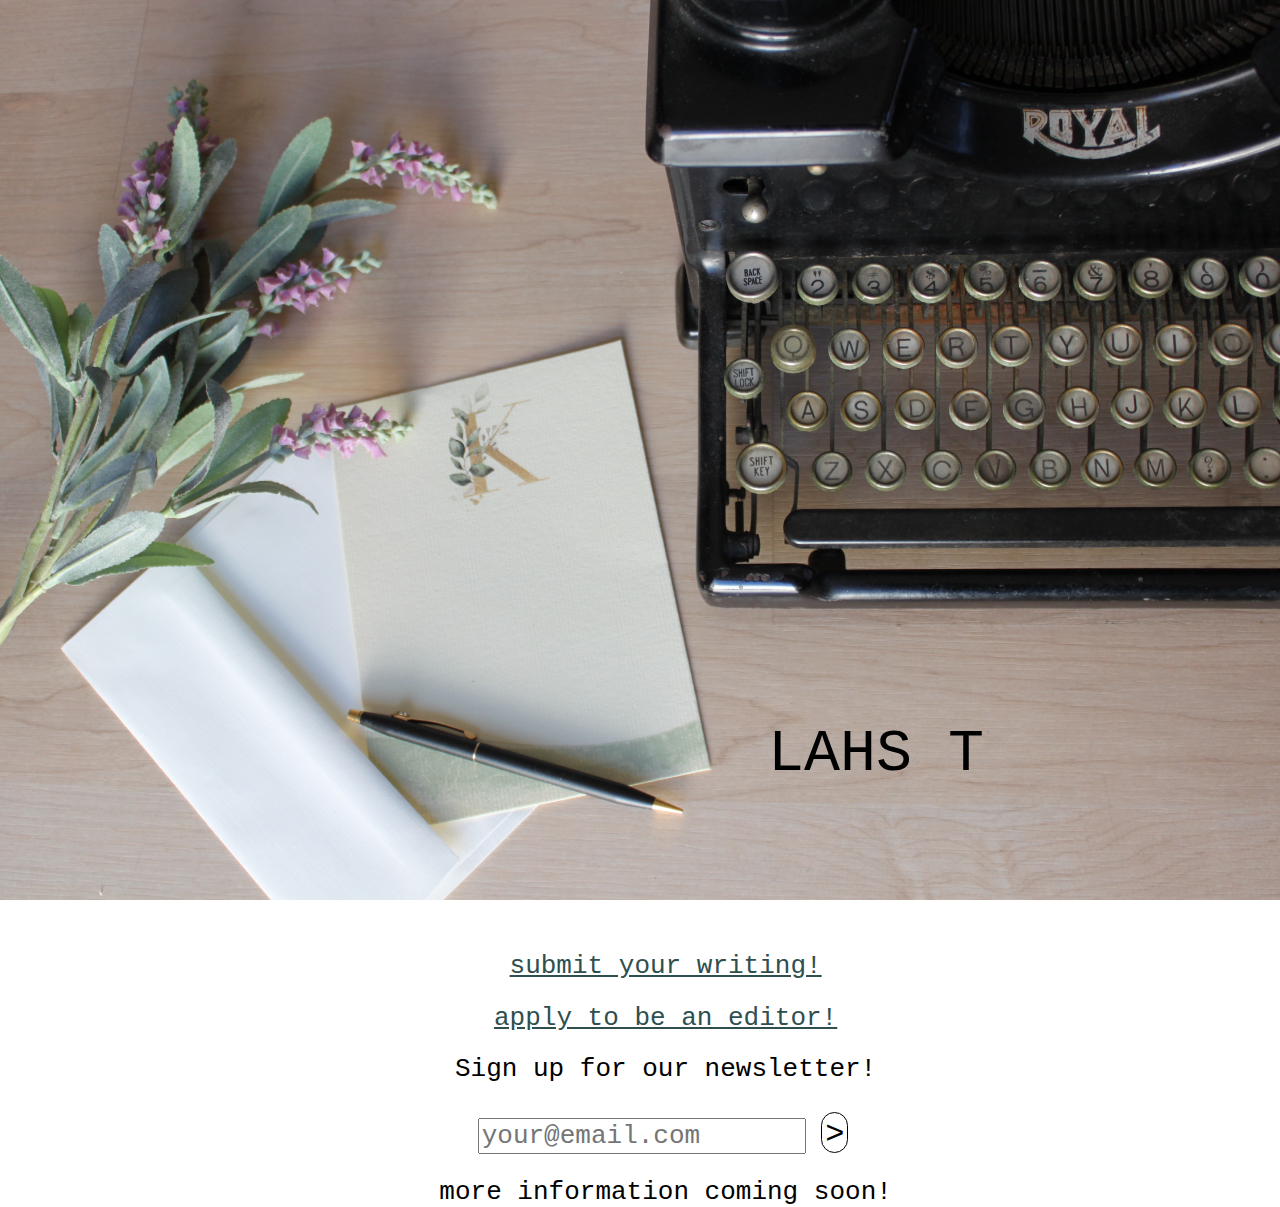
<file: index.html>
<!DOCTYPE html>
<html lang="en">
<head>
	<meta charset="UTF-8">
	<title>Typewriter</title>
	<meta name="viewport" content="width=device-width,initial-scale=1">
	<link rel="stylesheet" href="homeStyle.css">
</head>

<body>
	<div id="banner">
		<h1 id="banner-text"> </h1>
	</div>
	<div id="content" style="justify-content: center;">
		<h2> <a href="https://docs.google.com/forms/d/e/1FAIpQLSc2Kci0NMyBp0ZVtRxy3uBE4isdaN4ek0Gfgex_JCa5VifxGw/viewform"> submit your writing! </a> </h2>
		<h2> <a href="https://docs.google.com/forms/d/e/1FAIpQLScBG45qNz2tiVwAbhU7oobel9-MqZY45PYpy0jX7G46MEgTFg/viewform"> apply to be an editor! </a> </h2>
		<form id="form" method="post" action="https://script.google.com/macros/s/AKfycbzRjihFyyg94RuaXE4k05VAOetSpnv1QqvxB3l3nKptyMw60zK4-I3OhcgcSE21I84B/exec">
			<h2> Sign up for our newsletter! </p>
			<span>
				<input name="Email" id="email" type="email" placeholder="your@email.com" form="form">
				<input name="sheetName" id="sheetname" type="text" value="Newsletter" hidden>
				<input class="tag" type="submit" id="subscribe" value=">" form="form">
			</span>
		</form>

		<h2>more information coming soon!</h2>
	</div>

	<script type="module" src="homeScript.js"></script>
	<script type="module" src="posts.js"></script>
</body>
</html>
</file>
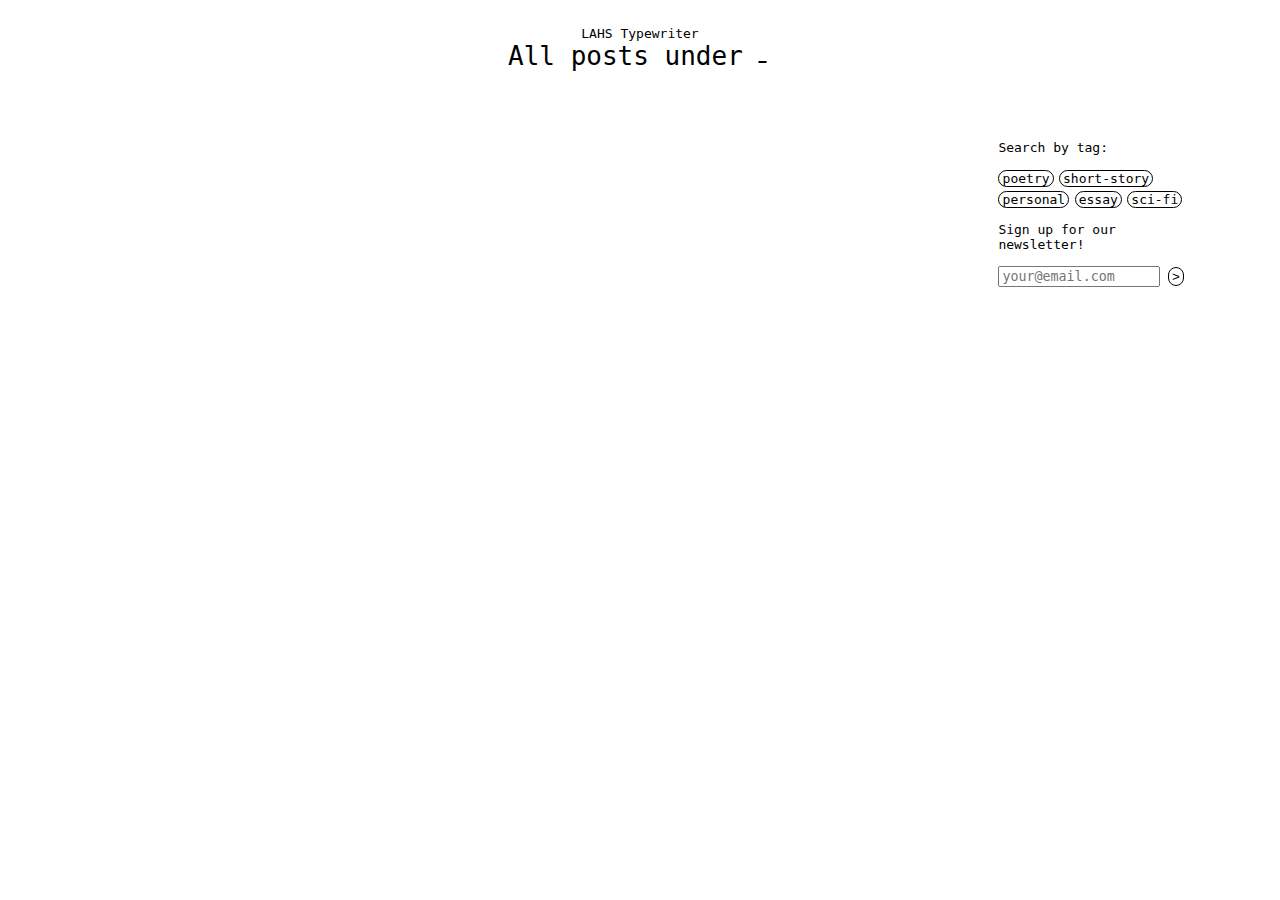
<file: tag.html>
<!DOCTYPE html>
<html lang="en">
<head>
	<meta charset="UTF-8">
	<title>Typewriter</title>
	<meta name="viewport" content="width=device-width,initial-scale=1">
	<link rel="stylesheet" href="tagStyle.css">
</head>

<body>
	<div id="banner">
		<a id="home-link" href="../">LAHS Typewriter</a>
		<h1 id="banner-text">All posts under <a id="currTag" class="tag" href=""></a></h1>
	</div>
	<div id="content">
		<div id="posts"> </div>
		<div id="sidebar"> 
			<div id="tags"> <p> Search by tag: </p> </div>
			<form id="form" method="post" action="https://script.google.com/macros/s/AKfycbzRjihFyyg94RuaXE4k05VAOetSpnv1QqvxB3l3nKptyMw60zK4-I3OhcgcSE21I84B/exec">
				<p> Sign up for our newsletter! </p>
				<input name="Email" id="email" type="email" placeholder="your@email.com" form="form">
				<input name="sheetName" id="sheetname" type="text" value="Newsletter" hidden>
				<input class="tag" type="submit" id="subscribe" value=">" form="form">
			</form>
	</div>
	<script type="module" src="tagScript.js"></script>
</body>
</html>
</file>
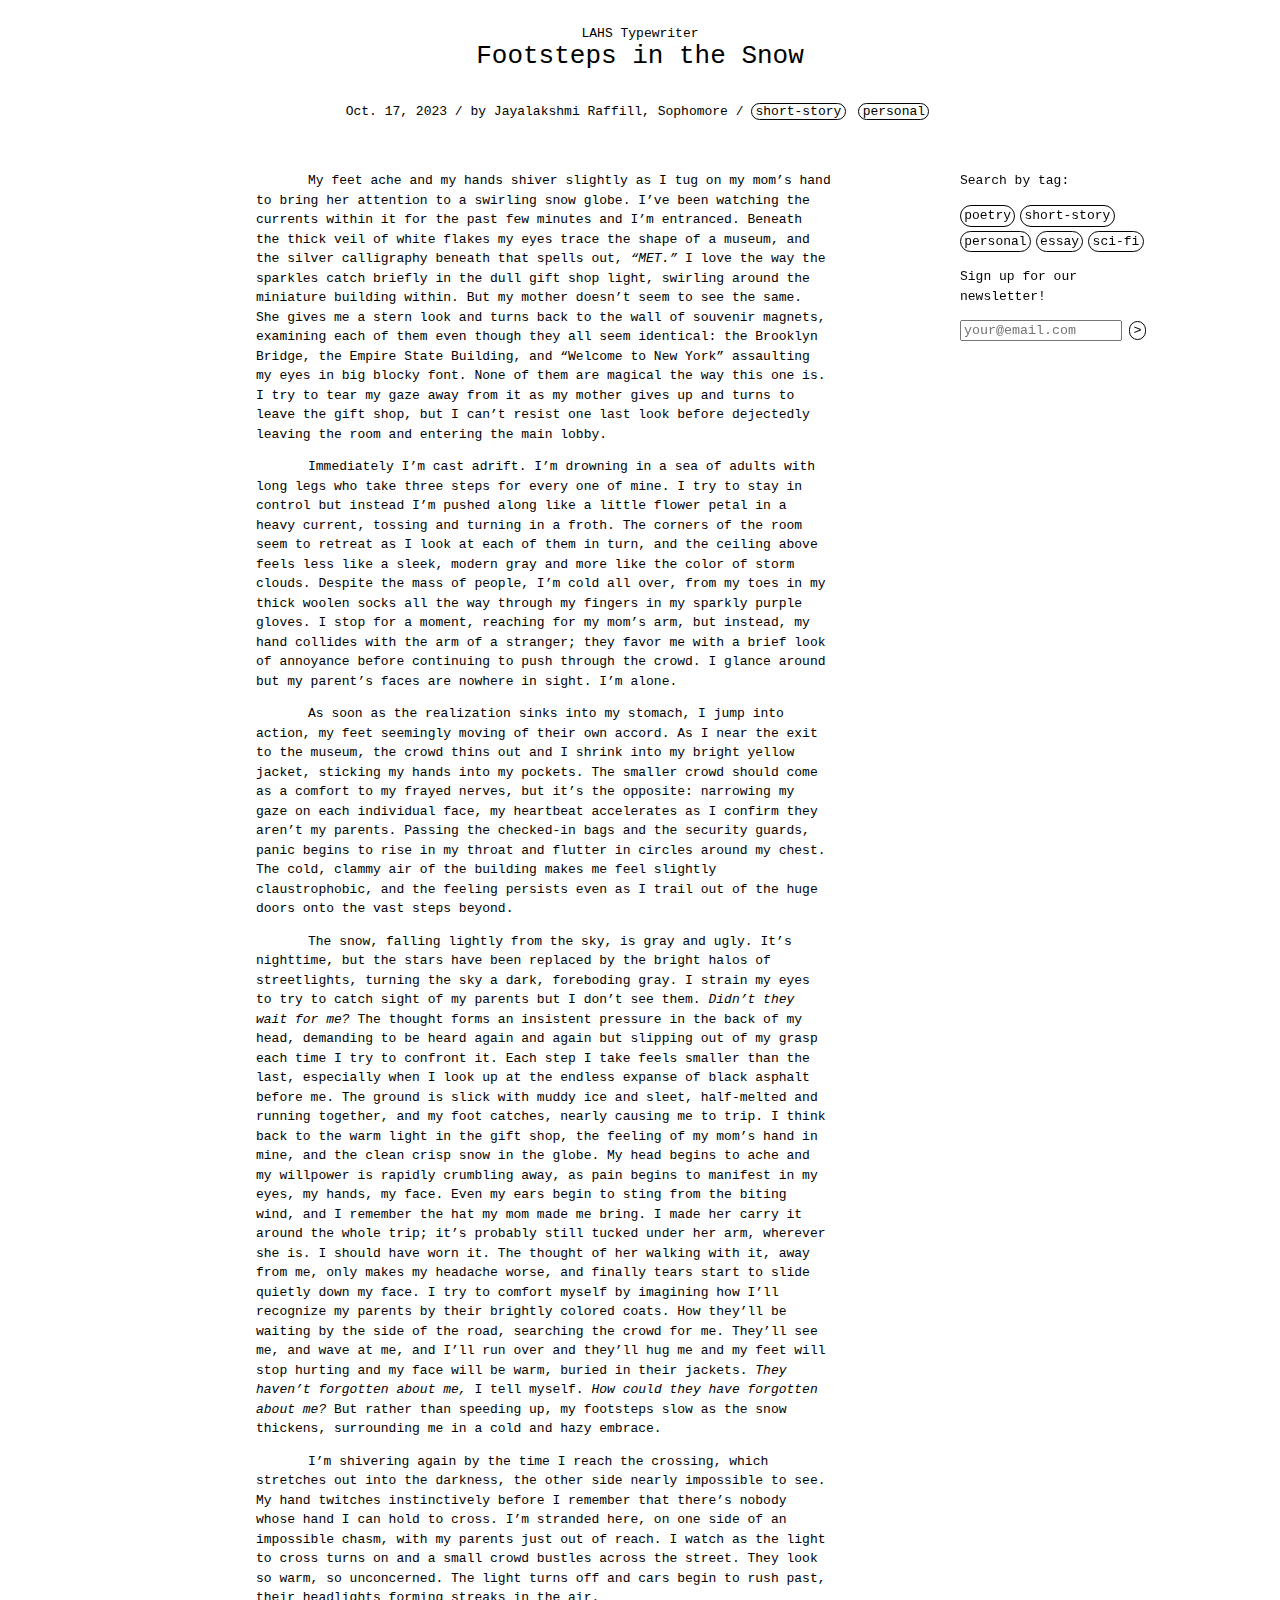
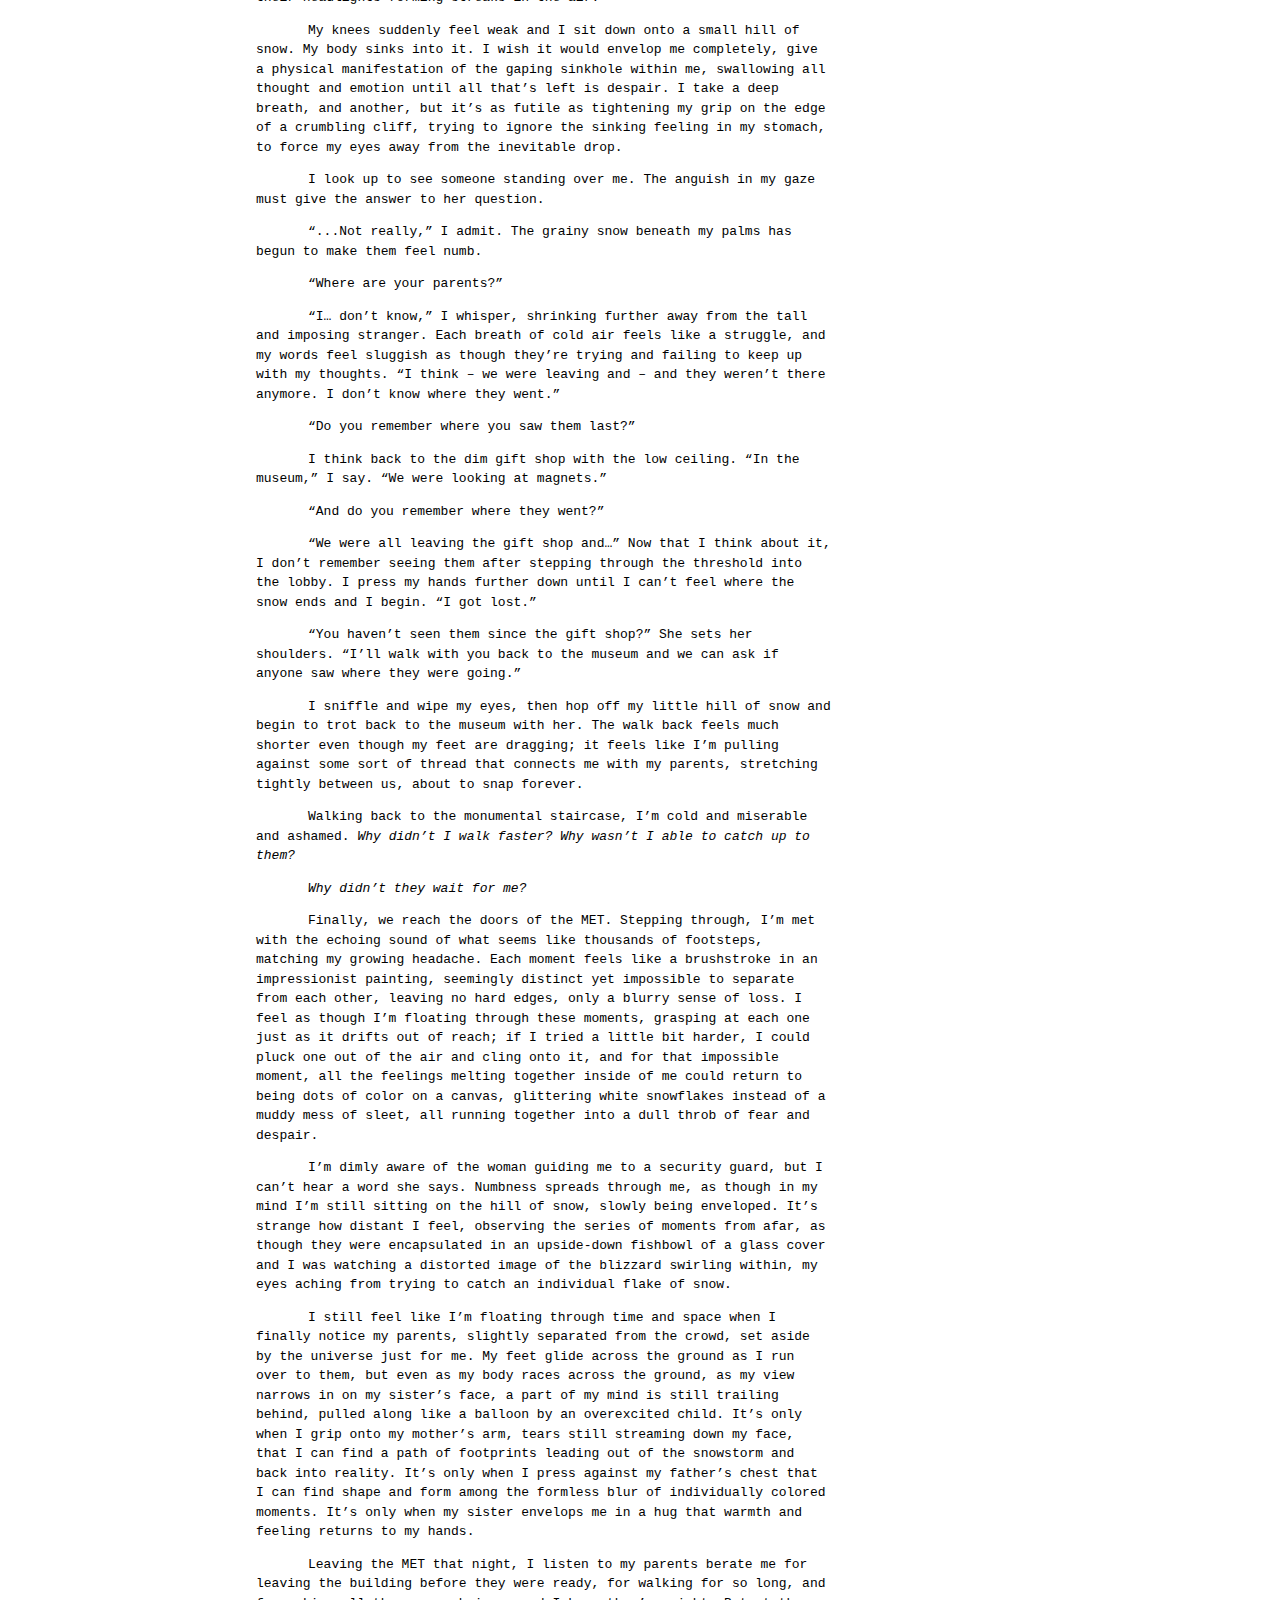
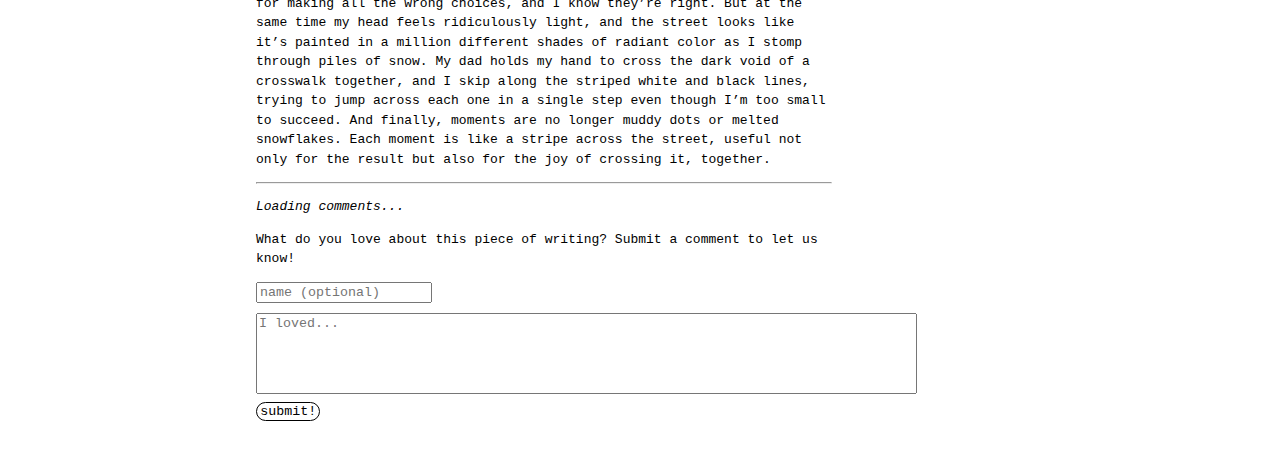
<file: posts/footstepsInSnow.html>
<!DOCTYPE html>
<html lang="en">
<head>
	<meta charset="UTF-8">
	<title>Typewriter</title>
	<meta name="viewport" content="width=device-width,initial-scale=1">
	<link rel="stylesheet" href="postStyle.css">
</head>

<body>
	<div id="banner">
		<a id="home-link" href="../">LAHS Typewriter</a>
		<!-- change things from here ... -->
		<h1 id="banner-text">Footsteps in the Snow</h1>
	</div>
	<p style="text-align: center;"> Oct. 17, 2023 / by Jayalakshmi Raffill, Sophomore / 
		<a class="tag" href="../tag.html?tag=short-story">short-story</a>
		<a class="tag" href="../tag.html?tag=personal">personal</a>
	</p>
	<div id="content">
		<div id="post-text">
			<div style="text-indent: 4em;">
			<p> My feet ache and my hands shiver slightly as I tug on my mom’s hand to bring her attention to a swirling snow globe. I’ve been watching the currents within it for the past few minutes and I’m entranced. Beneath the thick veil of white flakes my eyes trace the shape of a museum, and the silver calligraphy beneath that spells out, <em>“MET.”</em> I love the way the sparkles catch briefly in the dull gift shop light, swirling around the miniature building within. But my mother doesn’t seem to see the same. She gives me a stern look and turns back to the wall of souvenir magnets, examining each of them even though they all seem identical: the Brooklyn Bridge, the Empire State Building, and “Welcome to New York” assaulting my eyes in big blocky font. None of them are magical the way this one is. I try to tear my gaze away from it as my mother gives up and turns to leave the gift shop, but I can’t resist one last look before dejectedly leaving the room and entering the main lobby. </p>
			<p> Immediately I’m cast adrift. I’m drowning in a sea of adults with long legs who take three steps for every one of mine. I try to stay in control but instead I’m pushed along like a little flower petal in a heavy current, tossing and turning in a froth. The corners of the room seem to retreat as I look at each of them in turn, and the ceiling above feels less like a sleek, modern gray and more like the color of storm clouds. Despite the mass of people, I’m cold all over, from my toes in my thick woolen socks all the way through my fingers in my sparkly purple gloves. I stop for a moment, reaching for my mom’s arm, but instead, my hand collides with the arm of a stranger; they favor me with a brief look of annoyance before continuing to push through the crowd. I glance around but my parent’s faces are nowhere in sight. I’m alone. </p>
			<p> As soon as the realization sinks into my stomach, I jump into action, my feet seemingly moving of their own accord. As I near the exit to the museum, the crowd thins out and I shrink into my bright yellow jacket, sticking my hands into my pockets. The smaller crowd should come as a comfort to my frayed nerves, but it’s the opposite: narrowing my gaze on each individual face, my heartbeat accelerates as I confirm they aren’t my parents. Passing the checked-in bags and the security guards, panic begins to rise in my throat and flutter in circles around my chest. The cold, clammy air of the building makes me feel slightly claustrophobic, and the feeling persists even as I trail out of the huge doors onto the vast steps beyond. </p>
			<p> The snow, falling lightly from the sky, is gray and ugly. It’s nighttime, but the stars have been replaced by the bright halos of streetlights, turning the sky a dark, foreboding gray. I strain my eyes to try to catch sight of my parents but I don’t see them. <em>Didn’t they wait for me?</em> The thought forms an insistent pressure in the back of my head, demanding to be heard again and again but slipping out of my grasp each time I try to confront it. Each step I take feels smaller than the last, especially when I look up at the endless expanse of black asphalt before me. The ground is slick with muddy ice and sleet, half-melted and running together, and my foot catches, nearly causing me to trip. I think back to the warm light in the gift shop, the feeling of my mom’s hand in mine, and the clean crisp snow in the globe. My head begins to ache and my willpower is rapidly crumbling away, as pain begins to manifest in my eyes, my hands, my face. Even my ears begin to sting from the biting wind, and I remember the hat my mom made me bring. I made her carry it around the whole trip; it’s probably still tucked under her arm, wherever she is. I should have worn it. The thought of her walking with it, away from me, only makes my headache worse, and finally tears start to slide quietly down my face. I try to comfort myself by imagining how I’ll recognize my parents by their brightly colored coats. How they’ll be waiting by the side of the road, searching the crowd for me. They’ll see me, and wave at me, and I’ll run over and they’ll hug me and my feet will stop hurting and my face will be warm, buried in their jackets. <em>They haven’t forgotten about me,</em> I tell myself. <em>How could they have forgotten about me?</em> But rather than speeding up, my footsteps slow as the snow thickens, surrounding me in a cold and hazy embrace. </p>
			<p> I’m shivering again by the time I reach the crossing, which stretches out into the darkness, the other side nearly impossible to see. My hand twitches instinctively before I remember that there’s nobody whose hand I can hold to cross. I’m stranded here, on one side of an impossible chasm, with my parents just out of reach. I watch as the light to cross turns on and a small crowd bustles across the street. They look so warm, so unconcerned. The light turns off and cars begin to rush past, their headlights forming streaks in the air. </p>
			<p> My knees suddenly feel weak and I sit down onto a small hill of snow. My body sinks into it. I wish it would envelop me completely, give a physical manifestation of the gaping sinkhole within me, swallowing all thought and emotion until all that’s left is despair. I take a deep breath, and another, but it’s as futile as tightening my grip on the edge of a crumbling cliff, trying to ignore the sinking feeling in my stomach, to force my eyes away from the inevitable drop. </p>
			<p> I look up to see someone standing over me. The anguish in my gaze must give the answer to her question. </p>
			<p> “...Not really,” I admit. The grainy snow beneath my palms has begun to make them feel numb. </p>
			<p>“Where are your parents?”</p>
			<p>“I… don’t know,” I whisper, shrinking further away from the tall and imposing stranger. Each breath of cold air feels like a struggle, and my words feel sluggish as though they’re trying and failing to keep up with my thoughts. “I think – we were leaving and – and they weren’t there anymore. I don’t know where they went.”</p>
			<p>“Do you remember where you saw them last?”</p>
			<p>I think back to the dim gift shop with the low ceiling. “In the museum,” I say. “We were looking at magnets.”</p>
			<p>“And do you remember where they went?”</p>
			<p>“We were all leaving the gift shop and…” Now that I think about it, I don’t remember seeing them after stepping through the threshold into the lobby. I press my hands further down until I can’t feel where the snow ends and I begin. “I got lost.”</p>
			<p>“You haven’t seen them since the gift shop?” She sets her shoulders. “I’ll walk with you back to the museum and we can ask if anyone saw where they were going.”</p>
			<p>I sniffle and wipe my eyes, then hop off my little hill of snow and begin to trot back to the museum with her. The walk back feels much shorter even though my feet are dragging; it feels like I’m pulling against some sort of thread that connects me with my parents, stretching tightly between us, about to snap forever. </p>
			<p> Walking back to the monumental staircase, I’m cold and miserable and ashamed. <em>Why didn’t I walk faster? Why wasn’t I able to catch up to them?</p>
			<p> Why didn’t they wait for me?</p> </em>
			<p> Finally, we reach the doors of the MET. Stepping through, I’m met with the echoing sound of what seems like thousands of footsteps, matching my growing headache. Each moment feels like a brushstroke in an impressionist painting, seemingly distinct yet impossible to separate from each other, leaving no hard edges, only a blurry sense of loss. I feel as though I’m floating through these moments, grasping at each one just as it drifts out of reach; if I tried a little bit harder, I could pluck one out of the air and cling onto it, and for that impossible moment, all the feelings melting together inside of me could return to being dots of color on a canvas, glittering white snowflakes instead of a muddy mess of sleet, all running together into a dull throb of fear and despair. </p>
			<p> I’m dimly aware of the woman guiding me to a security guard, but I can’t hear a word she says. Numbness spreads through me, as though in my mind I’m still sitting on the hill of snow, slowly being enveloped. It’s strange how distant I feel, observing the series of moments from afar, as though they were encapsulated in an upside-down fishbowl of a glass cover and I was watching a distorted image of the blizzard swirling within, my eyes aching from trying to catch an individual flake of snow.</p>
			<p> I still feel like I’m floating through time and space when I finally notice my parents, slightly separated from the crowd, set aside by the universe just for me. My feet glide across the ground as I run over to them, but even as my body races across the ground, as my view narrows in on my sister’s face, a part of my mind is still trailing behind, pulled along like a balloon by an overexcited child. It’s only when I grip onto my mother’s arm, tears still streaming down my face, that I can find a path of footprints leading out of the snowstorm and back into reality. It’s only when I press against my father’s chest that I can find shape and form among the formless blur of individually colored moments. It’s only when my sister envelops me in a hug that warmth and feeling returns to my hands. </p>
			<p> Leaving the MET that night, I listen to my parents berate me for leaving the building before they were ready, for walking for so long, and for making all the wrong choices, and I know they’re right. But at the same time my head feels ridiculously light, and the street looks like it’s painted in a million different shades of radiant color as I stomp through piles of snow. My dad holds my hand to cross the dark void of a crosswalk together, and I skip along the striped white and black lines, trying to jump across each one in a single step even though I’m too small to succeed. And finally, moments are no longer muddy dots or melted snowflakes. Each moment is like a stripe across the street, useful not only for the result but also for the joy of crossing it, together. </p>
			</div>
			<hr/>
			<div id="comments">
				<div id="existingComments">
					<p><em>Loading comments...</em></p>
				</div>
				<form id="comment" action="https://script.google.com/macros/s/AKfycbzRjihFyyg94RuaXE4k05VAOetSpnv1QqvxB3l3nKptyMw60zK4-I3OhcgcSE21I84B/exec">
					<p>What do you love about this piece of writing? Submit a comment to let us know!</p>
					<input name="Name" id="name" type="text" placeholder="name (optional)" form="comment"> <br/>
					<textarea name="Comment" cols="80" rows="5" id="commentText" placeholder="I loved..." form="comment"></textarea>
					<input name="Url" id="url" type="text" hidden form="comment"> 
					<input name="sheetName" type="text" value="Comments" hidden>
					<input class="tag" type="submit" id="postComment" value="submit!" form="comment">
				</form>
			</div>
		</div>
		<!-- ... to here -->
		<div id="sidebar">
			<div id="tags"> <p> Search by tag: </p> </div>
			<form id="form" method="post" action="https://script.google.com/macros/s/AKfycbzRjihFyyg94RuaXE4k05VAOetSpnv1QqvxB3l3nKptyMw60zK4-I3OhcgcSE21I84B/exec">
				<p> Sign up for our newsletter! </p>
				<input name="Email" id="email" type="email" placeholder="your@email.com" form="form">
				<input name="sheetName" id="sheetname" type="text" value="Newsletter" hidden>
				<input class="tag" type="submit" id="subscribe" value=">" form="form">
			</form>
		</div>
	</div>
	<script type="module" src="postScript.js"></script>
</body>
</html>
</file>
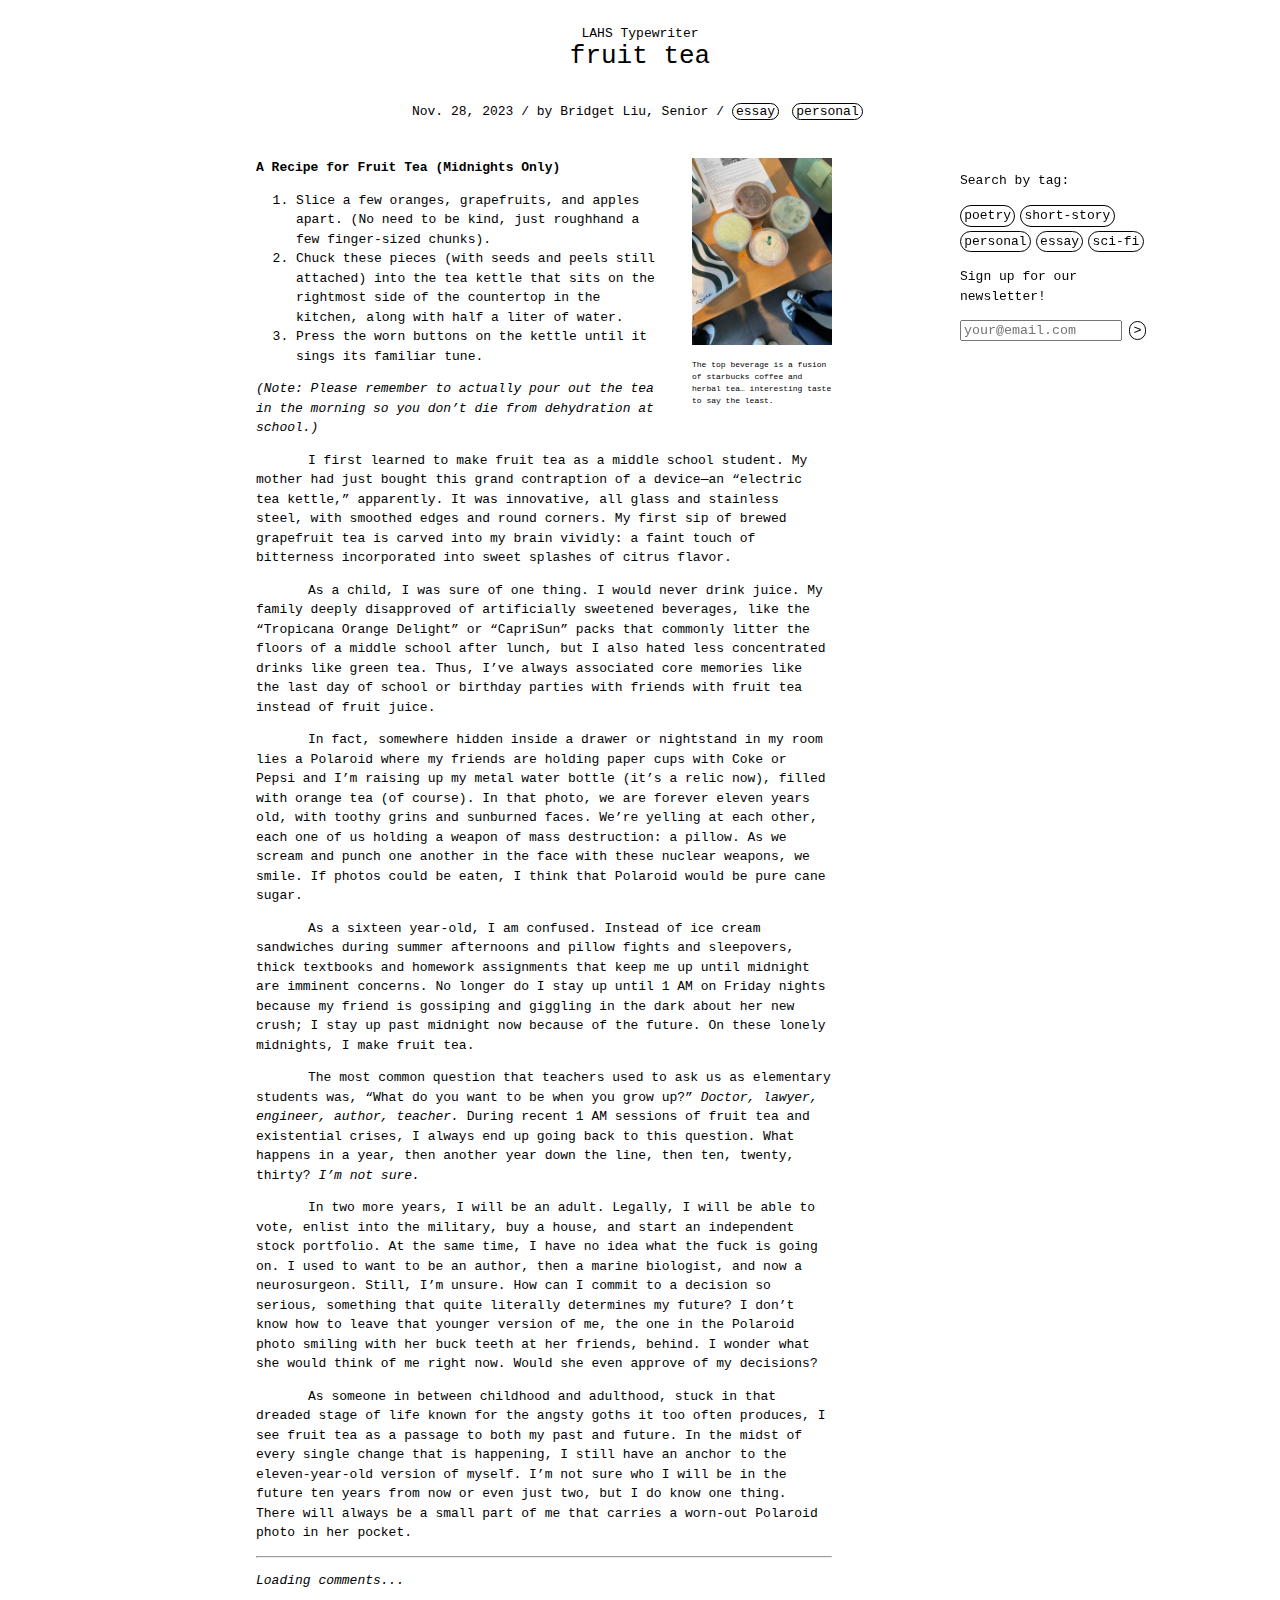
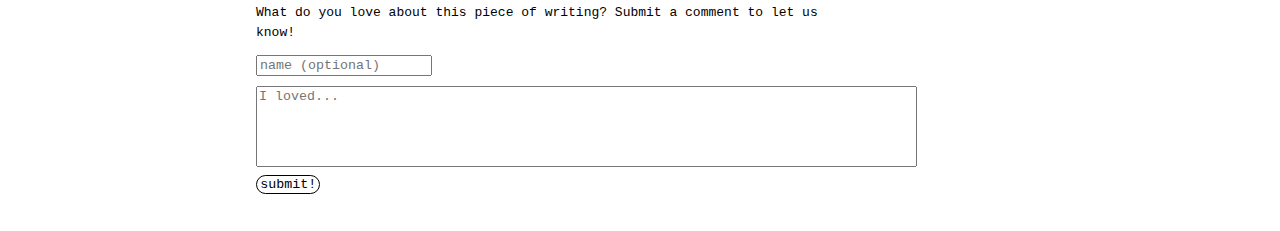
<file: posts/fruitTea.html>
<!DOCTYPE html>
<html lang="en">
<head>
	<meta charset="UTF-8">
	<title>Typewriter</title>
	<meta name="viewport" content="width=device-width,initial-scale=1">
	<link rel="stylesheet" href="postStyle.css">
</head>

<body>
	<div id="banner">
		<a id="home-link" href="../">LAHS Typewriter</a>
		<!-- change things from here ... -->
		<h1 id="banner-text">fruit tea</h1>
	</div>
	<p style="text-align: center;"> Nov. 28, 2023 / by Bridget Liu, Senior / 
		<a class="tag" href="../tag.html?tag=essay">essay</a>
		<a class="tag" href="../tag.html?tag=personal">personal</a>
	</p>
	<div id="content">
		<div id="post-text">
			<div style="display: flex">
				<div>
					<b> A Recipe for Fruit Tea (Midnights Only) </b>
					<ol> 
						<li> Slice a few oranges, grapefruits, and apples apart. (No need to be kind, just roughhand a few finger-sized chunks). </li>
						<li> Chuck these pieces (with seeds and peels still attached) into the tea kettle that sits on the rightmost side of the countertop in the kitchen, along with half a liter of water. </li>
						<li> Press the worn buttons on the kettle until it sings its familiar tune. </li>
					</ol>
					<em> (Note: Please remember to actually pour out the tea in the morning so you don’t die from dehydration at school.) </em>
				</div>
				<div style="margin-left: 30px">
					<img src="../assets/fruitTeaImage.jpg" style="width:140px">
					<p style="font-size: 8px">The top beverage is a fusion of starbucks coffee and herbal tea… interesting taste to say the least. </p>
				</div>
			</div>
			<div style="text-indent: 4em">
			<p>I first learned to make fruit tea as a middle school student. My mother had just bought this grand contraption of a device—an “electric tea kettle,” apparently. It was innovative, all glass and stainless steel, with smoothed edges and round corners. My first sip of brewed grapefruit tea is carved into my brain vividly: a faint touch of bitterness incorporated into sweet splashes of citrus flavor. </p>
			<p>As a child, I was sure of one thing. I would never drink juice. My family deeply disapproved of artificially sweetened beverages, like the “Tropicana Orange Delight” or “CapriSun” packs that commonly litter the floors of a middle school after lunch, but I also hated less concentrated drinks like green tea. Thus, I’ve always associated core memories like the last day of school or birthday parties with friends with fruit tea instead of fruit juice. </p>
			<p> In fact, somewhere hidden inside a drawer or nightstand in my room lies a Polaroid where my friends are holding paper cups with Coke or Pepsi and I’m raising up my metal water bottle (it’s a relic now), filled with orange tea (of course). In that photo, we are forever eleven years old, with toothy grins and sunburned faces. We’re yelling at each other, each one of us holding a weapon of mass destruction: a pillow. As we scream and punch one another in the face with these nuclear weapons, we smile. If photos could be eaten, I think that Polaroid would be pure cane sugar. </p>
			<p> As a sixteen year-old, I am confused. Instead of ice cream sandwiches during summer afternoons and pillow fights and sleepovers, thick textbooks and homework assignments that keep me up until midnight are imminent concerns. No longer do I stay up until 1 AM on Friday nights because my friend is gossiping and giggling in the dark about her new crush; I stay up past midnight now because of the future. On these lonely midnights, I make fruit tea. </p>
			<p> The most common question that teachers used to ask us as elementary students was, “What do you want to be when you grow up?” <em> Doctor, lawyer, engineer, author, teacher.</em> During recent 1 AM sessions of fruit tea and existential crises, I always end up going back to this question. What happens in a year, then another year down the line, then ten, twenty, thirty? <em> I’m not sure. </em></p>
			<p>In two more years, I will be an adult. Legally, I will be able to vote, enlist into the military, buy a house, and start an independent stock portfolio. At the same time, I have no idea what the fuck is going on. I used to want to be an author, then a marine biologist, and now a neurosurgeon. Still, I’m unsure. How can I commit to a decision so serious, something that quite literally determines my future? I don’t know how to leave that younger version of me, the one in the Polaroid photo smiling with her buck teeth at her friends, behind. I wonder what she would think of me right now. Would she even approve of my decisions? </p>
			<p>	As someone in between childhood and adulthood, stuck in that dreaded stage of life known for the angsty goths it too often produces, I see fruit tea as a passage to both my past and future. In the midst of every single change that is happening, I still have an anchor to the eleven-year-old version of myself. I’m not sure who I will be in the future ten years from now or even just two, but I do know one thing. There will always be a small part of me that carries a worn-out Polaroid photo in her pocket.</p>
			</div>
			<hr/>
			<div id="comments">
				<div id="existingComments">
					<p><em>Loading comments...</em></p>
				</div>
				<form id="comment" action="https://script.google.com/macros/s/AKfycbzRjihFyyg94RuaXE4k05VAOetSpnv1QqvxB3l3nKptyMw60zK4-I3OhcgcSE21I84B/exec">
					<p>What do you love about this piece of writing? Submit a comment to let us know!</p>
					<input name="Name" id="name" type="text" placeholder="name (optional)" form="comment"> <br/>
					<textarea name="Comment" cols="80" rows="5" id="commentText" placeholder="I loved..." form="comment"></textarea>
					<input name="Url" id="url" type="text" hidden form="comment"> 
					<input name="sheetName" type="text" value="Comments" hidden>
					<input class="tag" type="submit" id="postComment" value="submit!" form="comment">
				</form>
			</div>
		</div>
		<!-- ... to here -->
		<div id="sidebar">
			<div id="tags"> <p> Search by tag: </p> </div>
			<form id="form" method="post" action="https://script.google.com/macros/s/AKfycbzRjihFyyg94RuaXE4k05VAOetSpnv1QqvxB3l3nKptyMw60zK4-I3OhcgcSE21I84B/exec">
				<p> Sign up for our newsletter! </p>
				<input name="Email" id="email" type="email" placeholder="your@email.com" form="form">
				<input name="sheetName" id="sheetname" type="text" value="Newsletter" hidden>
				<input class="tag" type="submit" id="subscribe" value=">" form="form">
			</form>
		</div>
	</div>
	<script type="module" src="postScript.js"></script>
</body>
</html>
</file>
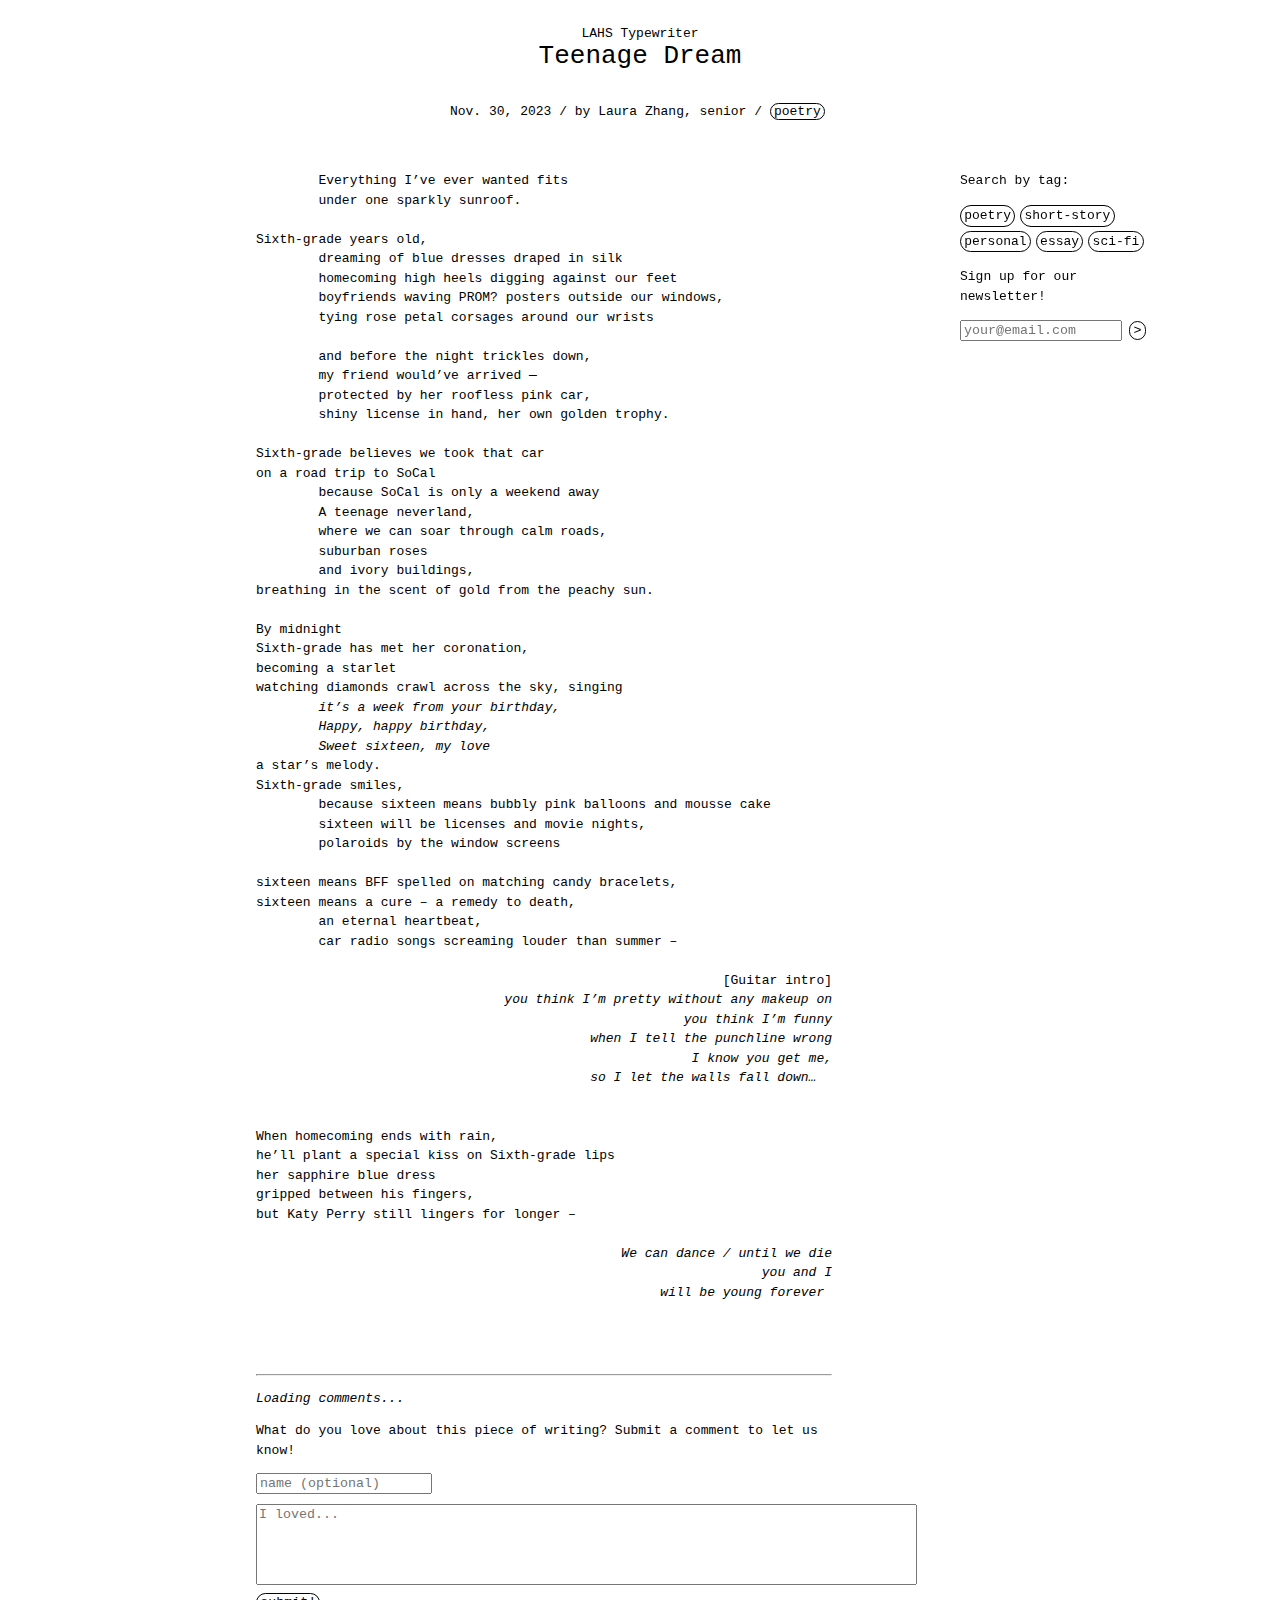
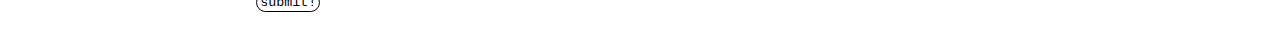
<file: posts/teenageDream.html>
<!DOCTYPE html>
<html lang="en">
<head>
	<meta charset="UTF-8">
	<title>Typewriter</title>
	<meta name="viewport" content="width=device-width,initial-scale=1">
	<link rel="stylesheet" href="postStyle.css">
</head>

<body>
	<div id="banner">
		<a id="home-link" href="../">LAHS Typewriter</a>
		<!-- change things from here ... -->
		<h1 id="banner-text">Teenage Dream</h1>
	</div>
	<p style="text-align: center;"> Nov. 30, 2023 / by Laura Zhang, senior / 
		<a class="tag" href="../tag.html?tag=poetry">poetry</a>
	</p>
	<div id="content">
		<div id="post-text">
			<pre>
	Everything I’ve ever wanted fits
	under one sparkly sunroof.

Sixth-grade years old,
	dreaming of blue dresses draped in silk 
	homecoming high heels digging against our feet
	boyfriends waving PROM? posters outside our windows,
	tying rose petal corsages around our wrists

	and before the night trickles down,
	my friend would’ve arrived —
	protected by her roofless pink car, 
	shiny license in hand, her own golden trophy. 

Sixth-grade believes we took that car 
on a road trip to SoCal
	because SoCal is only a weekend away
	A teenage neverland,
	where we can soar through calm roads, 
	suburban roses 
	and ivory buildings,
breathing in the scent of gold from the peachy sun.

By midnight 
Sixth-grade has met her coronation,
becoming a starlet
watching diamonds crawl across the sky, singing
	<em>it’s a week from your birthday, 
	Happy, happy birthday,
	Sweet sixteen, my love </em>
a star’s melody. 
Sixth-grade smiles,
	because sixteen means bubbly pink balloons and mousse cake
	sixteen will be licenses and movie nights,
	polaroids by the window screens

sixteen means BFF spelled on matching candy bracelets,
sixteen means a cure – a remedy to death, 
	an eternal heartbeat,
	car radio songs screaming louder than summer –

<div style="text-align:right"> [Guitar intro]
<em>	you think I’m pretty without any makeup on
	you think I’m funny
	when I tell the punchline wrong
	I know you get me,
	so I let the walls fall down… </em> </div>

When homecoming ends with rain,
he’ll plant a special kiss on Sixth-grade lips
her sapphire blue dress 
gripped between his fingers,
but Katy Perry still lingers for longer –

<div style="text-align:right"> <em>We can dance / until we die
you and I
will be young forever</em> </div>

			</pre>
			<hr/>
			<div id="comments">
				<div id="existingComments">
					<p><em>Loading comments...</em></p>
				</div>
				<form id="comment" action="https://script.google.com/macros/s/AKfycbzRjihFyyg94RuaXE4k05VAOetSpnv1QqvxB3l3nKptyMw60zK4-I3OhcgcSE21I84B/exec">
					<p>What do you love about this piece of writing? Submit a comment to let us know!</p>
					<input name="Name" id="name" type="text" placeholder="name (optional)" form="comment"> <br/>
					<textarea name="Comment" cols="80" rows="5" id="commentText" placeholder="I loved..." form="comment"></textarea>
					<input name="Url" id="url" type="text" hidden form="comment"> 
					<input name="sheetName" type="text" value="Comments" hidden>
					<input class="tag" type="submit" id="postComment" value="submit!" form="comment">
				</form>
			</div>
		</div>
		<!-- ... to here -->
		<div id="sidebar">
			<div id="tags"> <p> Search by tag: </p> </div>
			<form id="form" method="post" action="https://script.google.com/macros/s/AKfycbzRjihFyyg94RuaXE4k05VAOetSpnv1QqvxB3l3nKptyMw60zK4-I3OhcgcSE21I84B/exec">
				<p> Sign up for our newsletter! </p>
				<input name="Email" id="email" type="email" placeholder="your@email.com" form="form">
				<input name="sheetName" id="sheetname" type="text" value="Newsletter" hidden>
				<input class="tag" type="submit" id="subscribe" value=">" form="form">
			</form>
		</div>
	</div>
	<script type="module" src="postScript.js"></script>
</body>
</html>
</file>
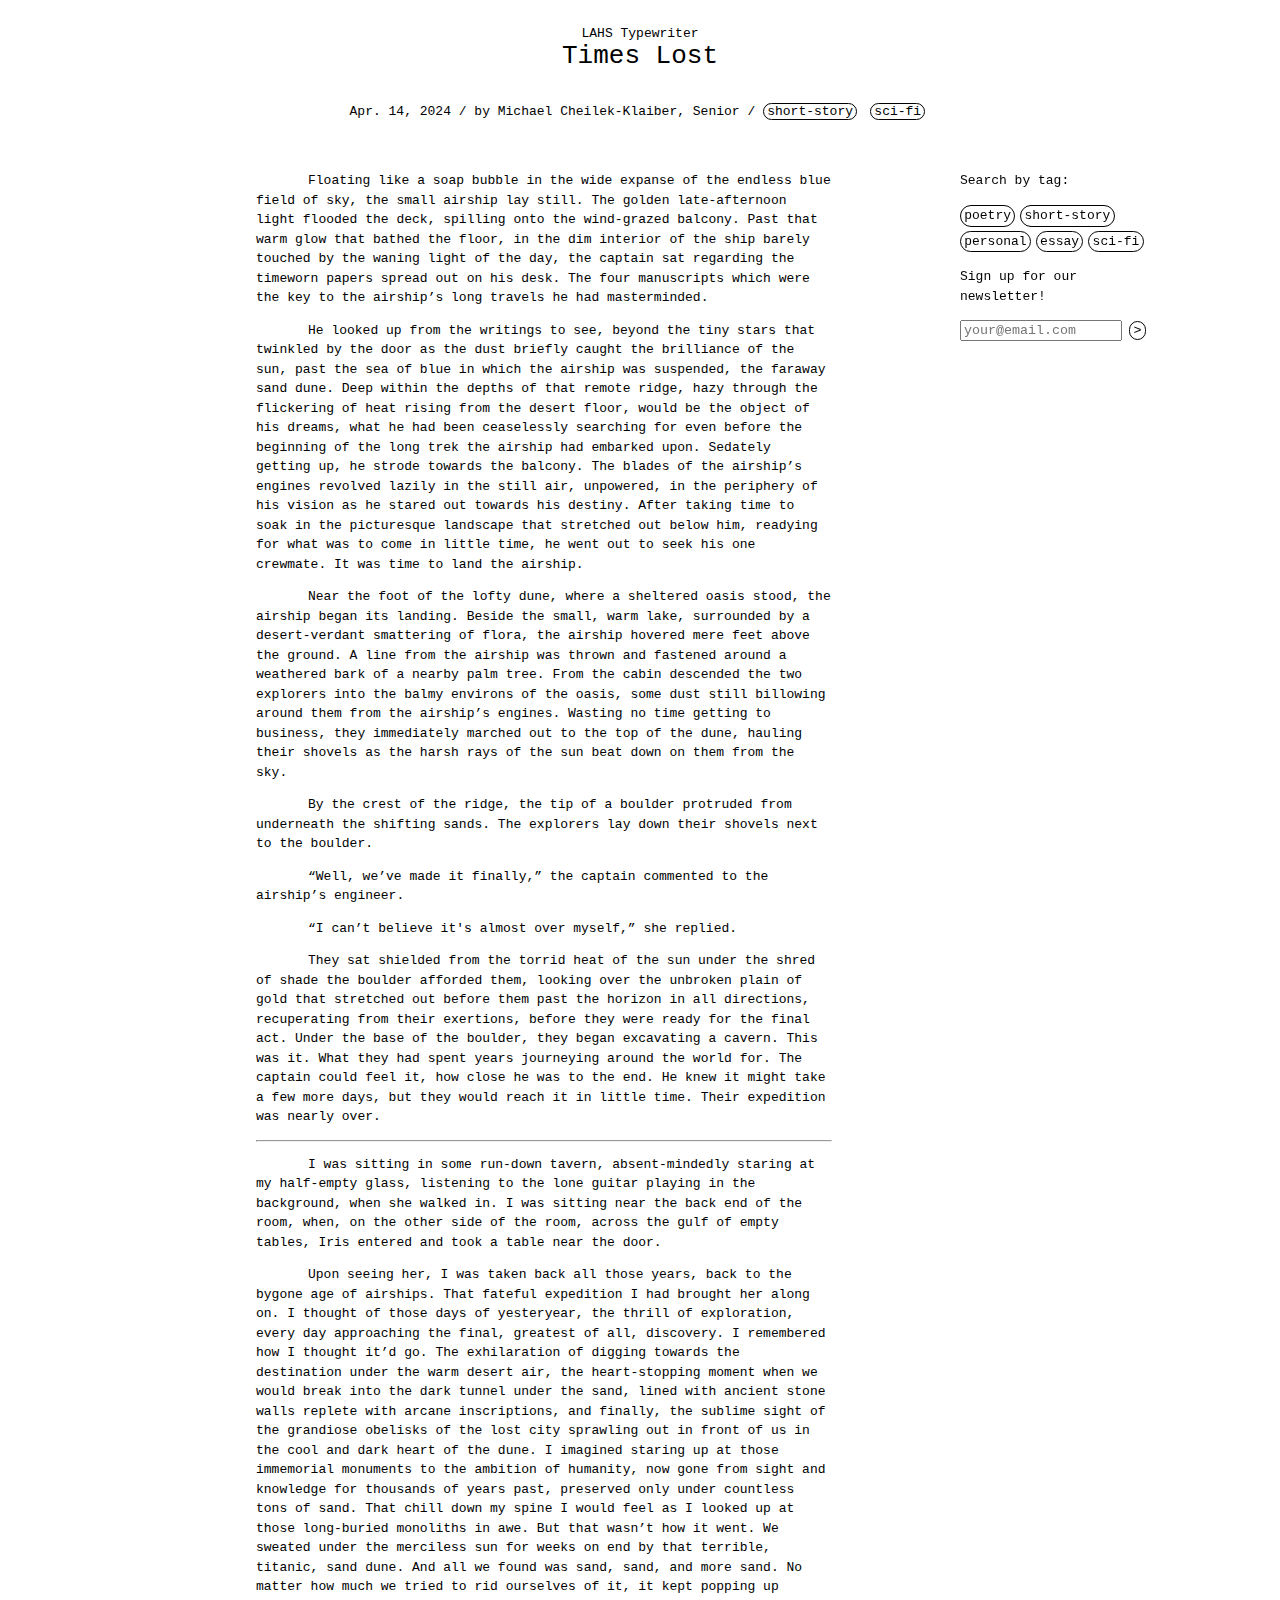
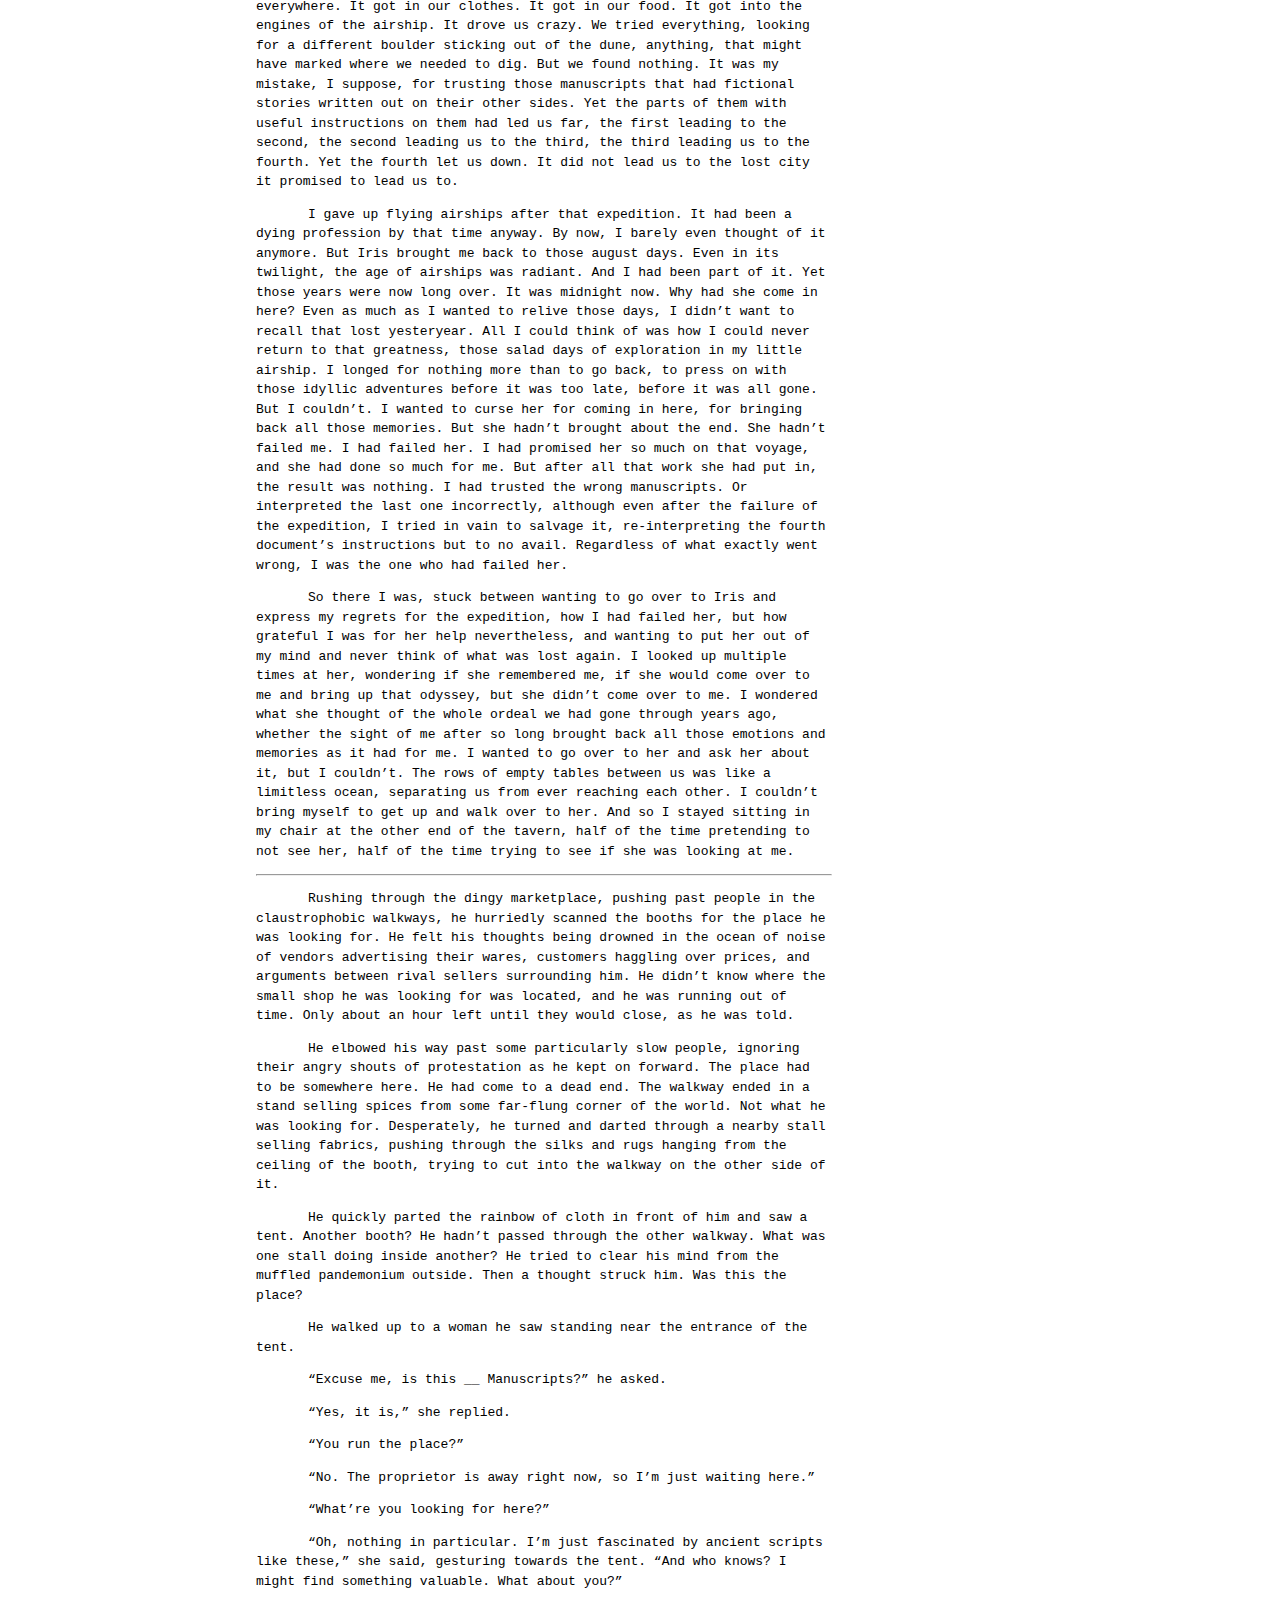
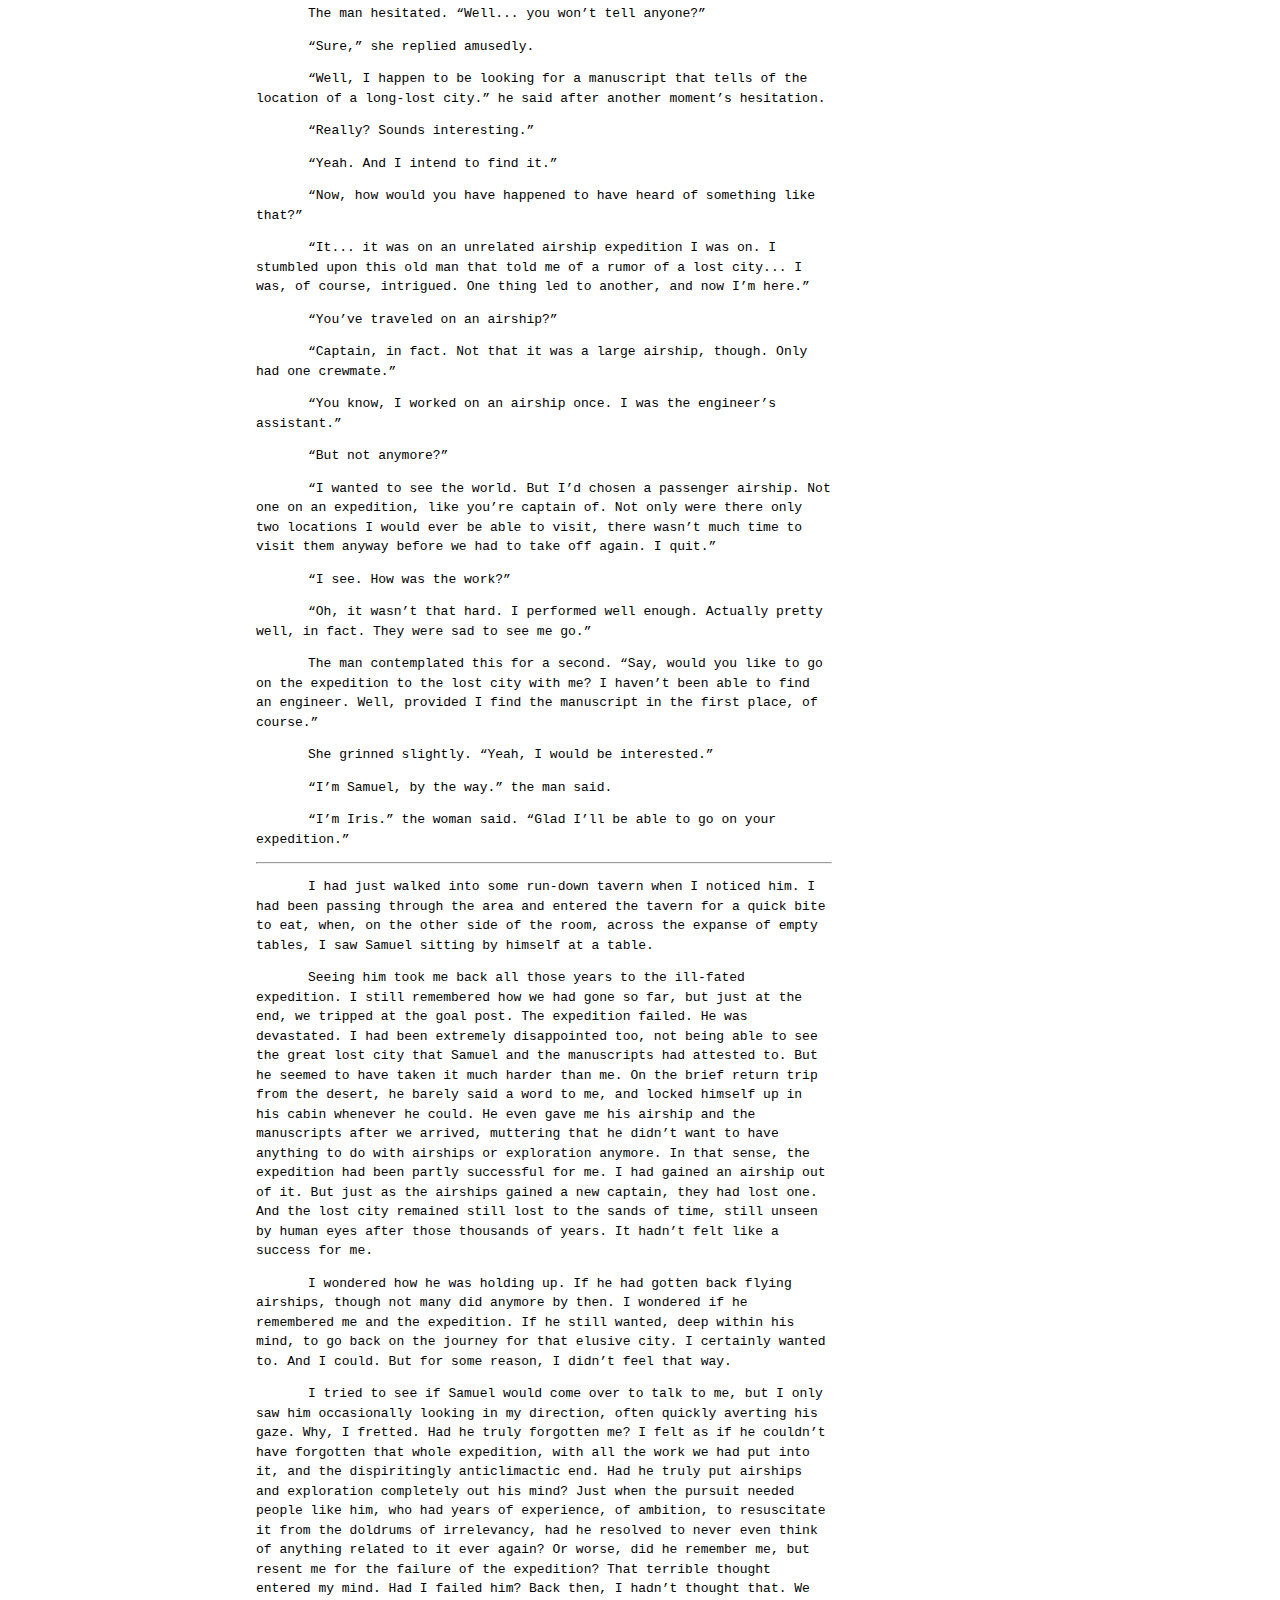
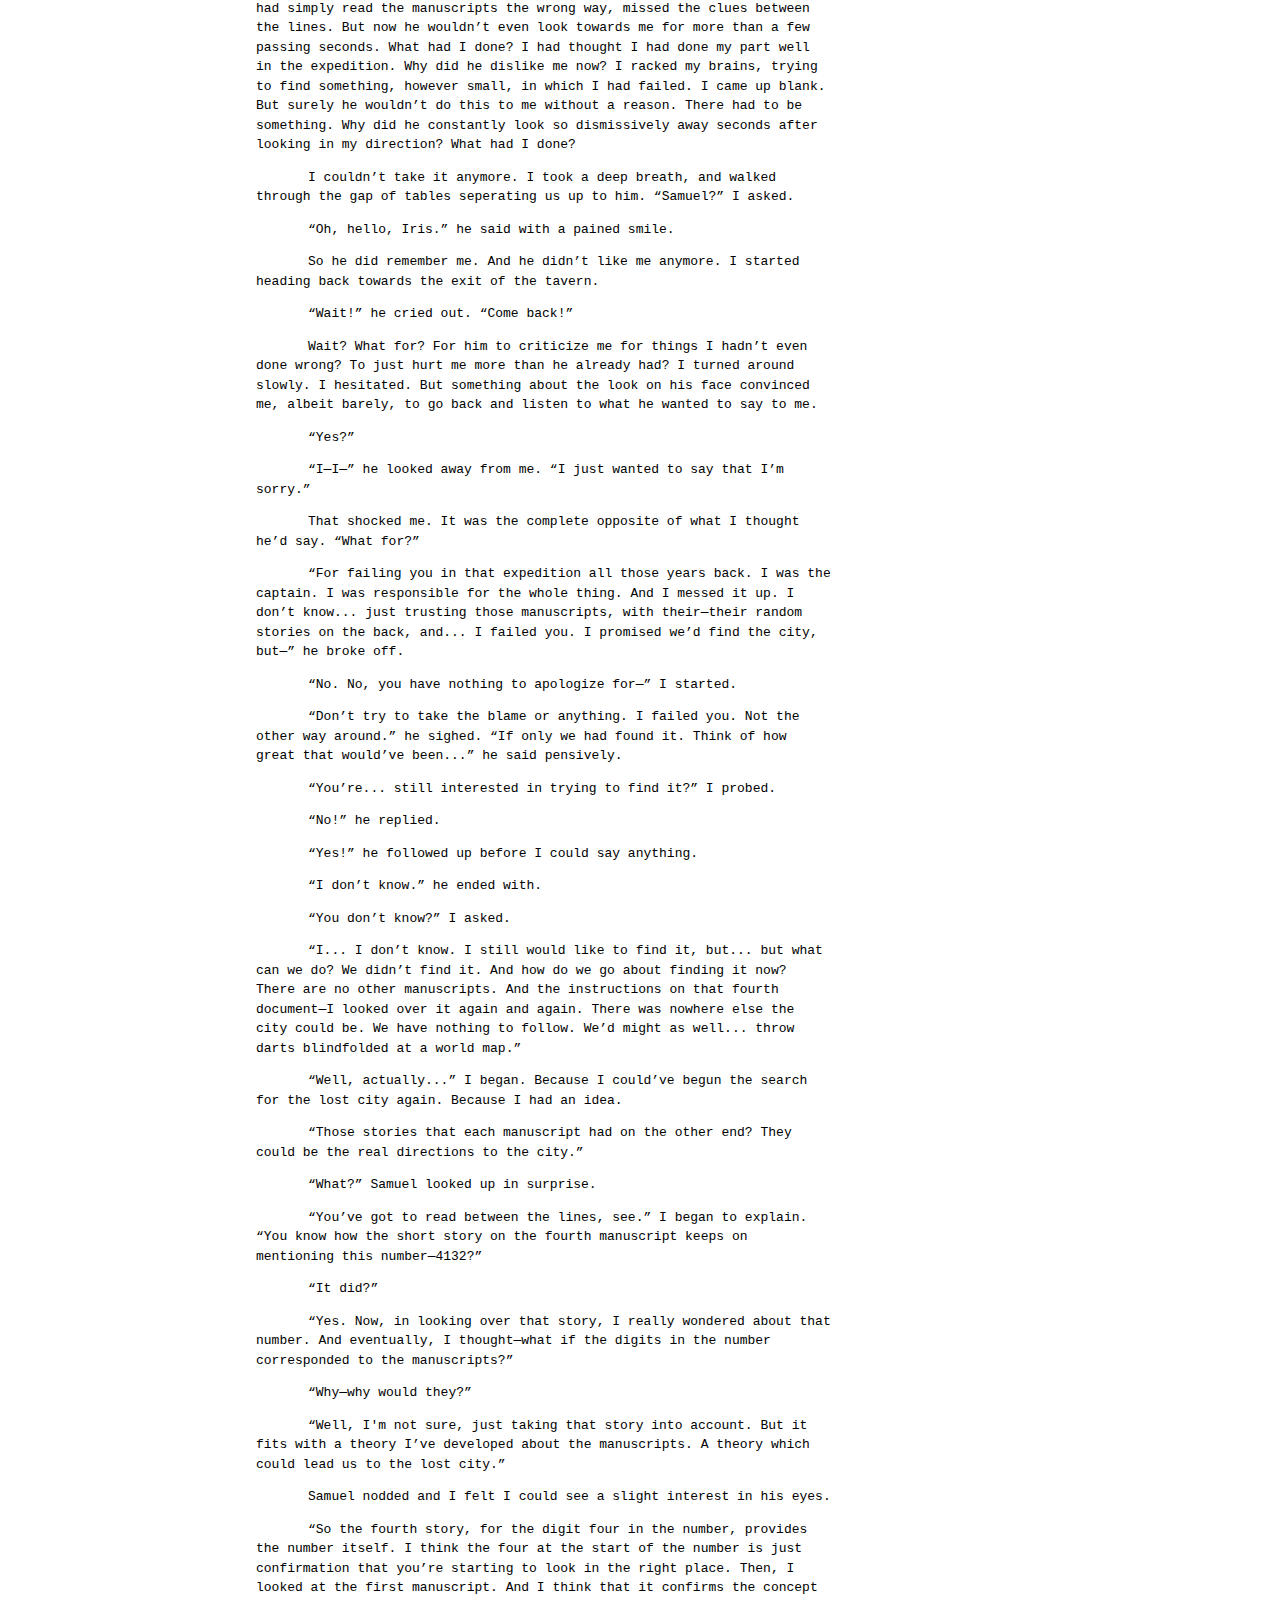
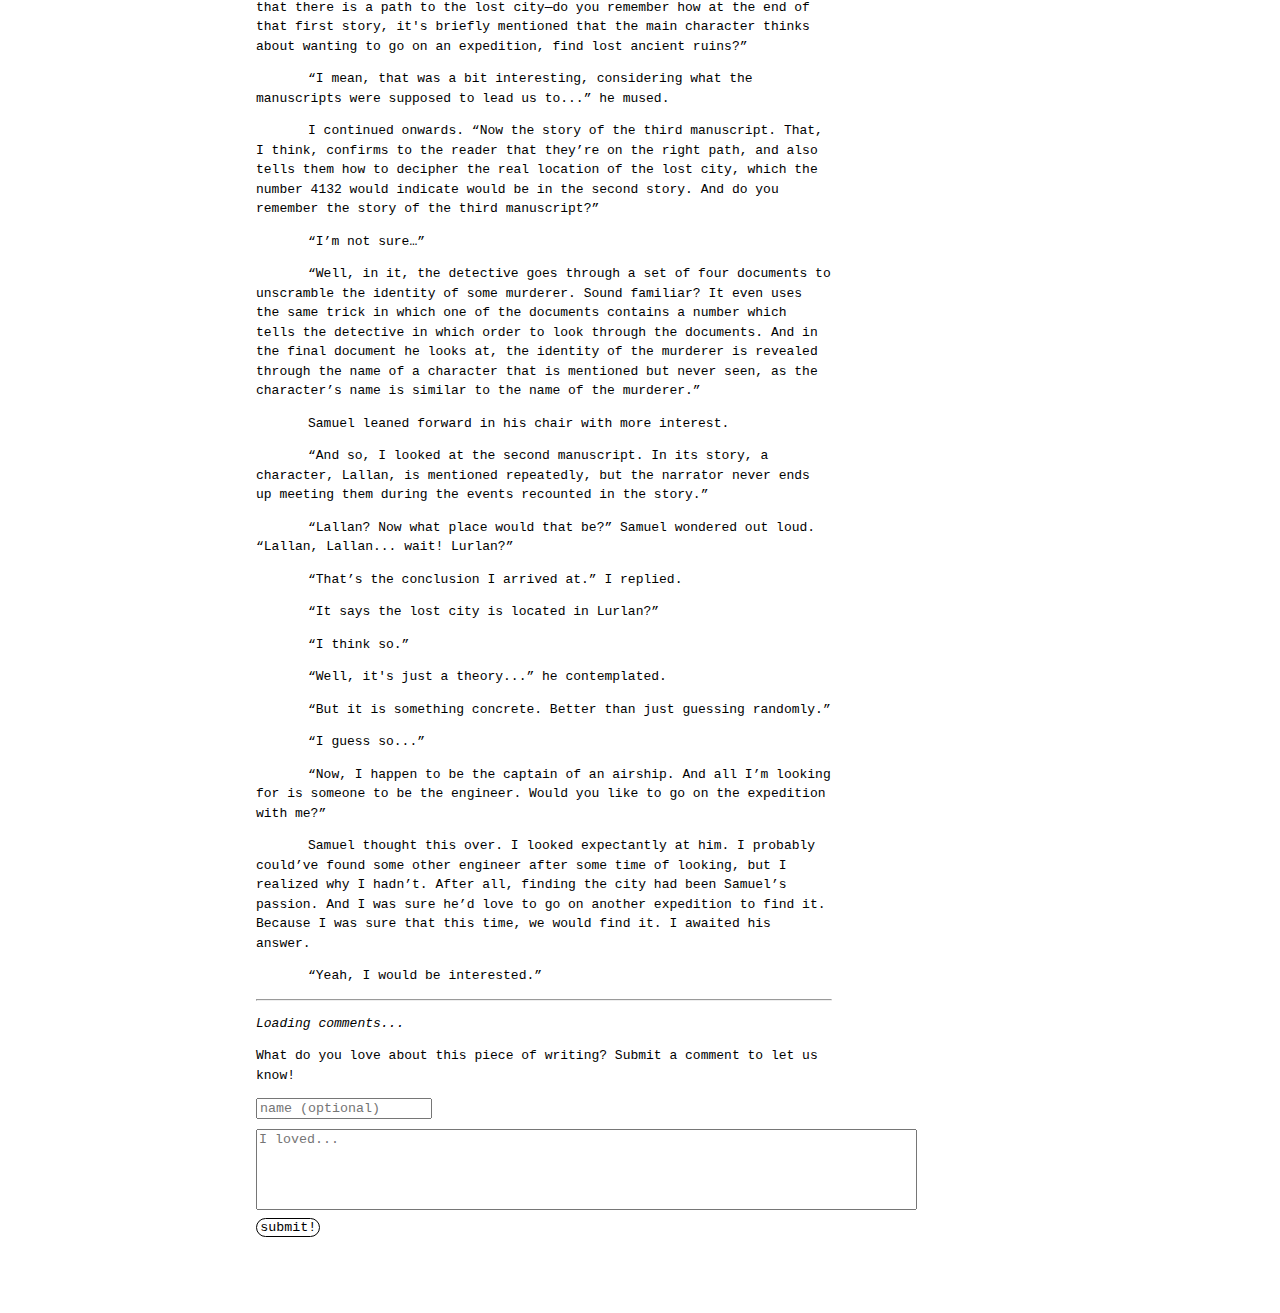
<file: posts/timesLost.html>
<!DOCTYPE html>
<html lang="en">
<head>
	<meta charset="UTF-8">
	<title>Typewriter</title>
	<meta name="viewport" content="width=device-width,initial-scale=1">
	<link rel="stylesheet" href="postStyle.css">
</head>

<body>
	<div id="banner">
		<a id="home-link" href="../">LAHS Typewriter</a>
		<!-- change things from here ... -->
		<h1 id="banner-text">Times Lost</h1>
	</div>
	<p style="text-align: center;"> Apr. 14, 2024 / by Michael Cheilek-Klaiber, Senior / 
		<a class="tag" href="../tag.html?tag=short-story">short-story</a>
		<a class="tag" href="../tag.html?tag=sci-fi">sci-fi</a>
	</p>
	<div id="content">
		<div id="post-text">
			<div style="text-indent: 4em">
		<p>Floating like a soap bubble in the wide expanse of the endless blue field of sky, the small airship lay still. The golden late-afternoon light flooded the deck, spilling onto the wind-grazed balcony. Past that warm glow that bathed the floor, in the dim interior of the ship barely touched by the waning light of the day, the captain sat regarding the timeworn papers spread out on his desk. The four manuscripts which were the key to the airship’s long travels he had masterminded.</p>
		<p>He looked up from the writings to see, beyond the tiny stars that twinkled by the door as the dust briefly caught the brilliance of the sun, past the sea of blue in which the airship was suspended, the faraway sand dune. Deep within the depths of that remote ridge, hazy through the flickering of heat rising from the desert floor, would be the object of his dreams, what he had been ceaselessly searching for even before the beginning of the long trek the airship had embarked upon. Sedately getting up, he strode towards the balcony. The blades of the airship’s engines revolved lazily in the still air, unpowered, in the periphery of his vision as he stared out towards his destiny. After taking time to soak in the picturesque landscape that stretched out below him, readying for what was to come in little time, he went out to seek his one crewmate. It was time to land the airship.</p>
		<p>Near the foot of the lofty dune, where a sheltered oasis stood, the airship began its landing. Beside the small, warm lake, surrounded by a desert-verdant smattering of flora, the airship hovered mere feet above the ground. A line from the airship was thrown and fastened around a weathered bark of a nearby palm tree. From the cabin descended the two explorers into the balmy environs of the oasis, some dust still billowing around them from the airship’s engines. Wasting no time getting to business, they immediately marched out to the top of the dune, hauling their shovels as the harsh rays of the sun beat down on them from the sky.</p>
		<p>By the crest of the ridge, the tip of a boulder protruded from underneath the shifting sands. The explorers lay down their shovels next to the boulder.</p>
		<p>“Well, we’ve made it finally,” the captain commented to the airship’s engineer.</p>
		<p>“I can’t believe it's almost over myself,” she replied.</p>
		<p>They sat shielded from the torrid heat of the sun under the shred of shade the boulder afforded them, looking over the unbroken plain of gold that stretched out before them past the horizon in all directions, recuperating from their exertions, before they were ready for the final act. Under the base of the boulder, they began excavating a cavern. This was it. What they had spent years journeying around the world for. The captain could feel it, how close he was to the end. He knew it might take a few more days, but they would reach it in little time. Their expedition was nearly over.</p>
		<hr/>
		<p>I was sitting in some run-down tavern, absent-mindedly staring at my half-empty glass, listening to the lone guitar playing in the background, when she walked in. I was sitting near the back end of the room, when, on the other side of the room, across the gulf of empty tables, Iris entered and took a table near the door.</p>
		<p>Upon seeing her, I was taken back all those years, back to the bygone age of airships. That fateful expedition I had brought her along on. I thought of those days of yesteryear, the thrill of exploration, every day approaching the final, greatest of all, discovery. I remembered how I thought it’d go. The exhilaration of digging towards the destination under the warm desert air, the heart-stopping moment when we would break into the dark tunnel under the sand, lined with ancient stone walls replete with arcane inscriptions, and finally, the sublime sight of the grandiose obelisks of the lost city sprawling out in front of us in the cool and dark heart of the dune. I imagined staring up at those immemorial monuments to the ambition of humanity, now gone from sight and knowledge for thousands of years past, preserved only under countless tons of sand. That chill down my spine I would feel as I looked up at those long-buried monoliths in awe. But that wasn’t how it went. We sweated under the merciless sun for weeks on end by that terrible, titanic, sand dune. And all we found was sand, sand, and more sand. No matter how much we tried to rid ourselves of it, it kept popping up everywhere. It got in our clothes. It got in our food. It got into the engines of the airship. It drove us crazy. We tried everything, looking for a different boulder sticking out of the dune, anything, that might have marked where we needed to dig. But we found nothing. It was my mistake, I suppose, for trusting those manuscripts that had fictional stories written out on their other sides. Yet the parts of them with useful instructions on them had led us far, the first leading to the second, the second leading us to the third, the third leading us to the fourth. Yet the fourth let us down. It did not lead us to the lost city it promised to lead us to.</p>
		<p>I gave up flying airships after that expedition. It had been a dying profession by that time anyway. By now, I barely even thought of it anymore. But Iris brought me back to those august days. Even in its twilight, the age of airships was radiant. And I had been part of it. Yet those years were now long over. It was midnight now. Why had she come in here? Even as much as I wanted to relive those days, I didn’t want to recall that lost yesteryear. All I could think of was how I could never return to that greatness, those salad days of exploration in my little airship. I longed for nothing more than to go back, to press on with those idyllic adventures before it was too late, before it was all gone. But I couldn’t. I wanted to curse her for coming in here, for bringing back all those memories. But she hadn’t brought about the end. She hadn’t failed me. I had failed her. I had promised her so much on that voyage, and she had done so much for me. But after all that work she had put in, the result was nothing. I had trusted the wrong manuscripts. Or interpreted the last one incorrectly, although even after the failure of the expedition, I tried in vain to salvage it, re-interpreting the fourth document’s instructions but to no avail. Regardless of what exactly went wrong, I was the one who had failed her.</p>
		<p>So there I was, stuck between wanting to go over to Iris and express my regrets for the expedition, how I had failed her, but how grateful I was for her help nevertheless, and wanting to put her out of my mind and never think of what was lost again. I looked up multiple times at her, wondering if she remembered me, if she would come over to me and bring up that odyssey, but she didn’t come over to me. I wondered what she thought of the whole ordeal we had gone through years ago, whether the sight of me after so long brought back all those emotions and memories as it had for me. I wanted to go over to her and ask her about it, but I couldn’t. The rows of empty tables between us was like a limitless ocean, separating us from ever reaching each other. I couldn’t bring myself to get up and walk over to her. And so I stayed sitting in my chair at the other end of the tavern, half of the time pretending to not see her, half of the time trying to see if she was looking at me.</p>
		<hr/>
		<p>Rushing through the dingy marketplace, pushing past people in the claustrophobic walkways, he hurriedly scanned the booths for the place he was looking for. He felt his thoughts being drowned in the ocean of noise of vendors advertising their wares, customers haggling over prices, and arguments between rival sellers surrounding him. He didn’t know where the small shop he was looking for was located, and he was running out of time. Only about an hour left until they would close, as he was told.</p>
		<p>He elbowed his way past some particularly slow people, ignoring their angry shouts of protestation as he kept on forward. The place had to be somewhere here. He had come to a dead end. The walkway ended in a stand selling spices from some far-flung corner of the world. Not what he was looking for. Desperately, he turned and darted through a nearby stall selling fabrics, pushing through the silks and rugs hanging from the ceiling of the booth, trying to cut into the walkway on the other side of it.</p>
		<p>He quickly parted the rainbow of cloth in front of him and saw a tent. Another booth? He hadn’t passed through the other walkway. What was one stall doing inside another? He tried to clear his mind from the muffled pandemonium outside. Then a thought struck him. Was this the place?</p>
		<p>He walked up to a woman he saw standing near the entrance of the tent.</p>
		<p>“Excuse me, is this __ Manuscripts?” he asked.</p>
		<p>“Yes, it is,” she replied.</p>
		<p>“You run the place?”</p>
		<p>“No. The proprietor is away right now, so I’m just waiting here.”</p>
		<p>“What’re you looking for here?”</p>
		<p>“Oh, nothing in particular. I’m just fascinated by ancient scripts like these,” she said, gesturing towards the tent. “And who knows? I might find something valuable. What about you?”</p>
		<p>The man hesitated. “Well... you won’t tell anyone?”</p>
		<p>“Sure,” she replied amusedly.</p>
		<p>“Well, I happen to be looking for a manuscript that tells of the location of a long-lost city.” he said after another moment’s hesitation.</p>
		<p>“Really? Sounds interesting.”</p>
		<p>“Yeah. And I intend to find it.”</p>
		<p>“Now, how would you have happened to have heard of something like that?”</p>
		<p>“It... it was on an unrelated airship expedition I was on. I stumbled upon this old man that told me of a rumor of a lost city... I was, of course, intrigued. One thing led to another, and now I’m here.”</p>
		<p>“You’ve traveled on an airship?”</p>
		<p>“Captain, in fact. Not that it was a large airship, though. Only had one crewmate.”</p>
		<p>“You know, I worked on an airship once. I was the engineer’s assistant.”</p>
		<p>“But not anymore?”</p>
		<p>“I wanted to see the world. But I’d chosen a passenger airship. Not one on an expedition, like you’re captain of. Not only were there only two locations I would ever be able to visit, there wasn’t much time to visit them anyway before we had to take off again. I quit.”</p>
		<p>“I see. How was the work?”</p>
		<p>“Oh, it wasn’t that hard. I performed well enough. Actually pretty well, in fact. They were sad to see me go.”</p>
		<p>The man contemplated this for a second. “Say, would you like to go on the expedition to the lost city with me? I haven’t been able to find an engineer. Well, provided I find the manuscript in the first place, of course.”</p>
		<p>She grinned slightly. “Yeah, I would be interested.”</p>
		<p>“I’m Samuel, by the way.” the man said.</p>
		<p>“I’m Iris.” the woman said. “Glad I’ll be able to go on your expedition.”</p>
		<hr/>
		<p>I had just walked into some run-down tavern when I noticed him. I had been passing through the area and entered the tavern for a quick bite to eat, when, on the other side of the room, across the expanse of empty tables, I saw Samuel sitting by himself at a table.</p>
		<p>Seeing him took me back all those years to the ill-fated expedition. I still remembered how we had gone so far, but just at the end, we tripped at the goal post. The expedition failed. He was devastated. I had been extremely disappointed too, not being able to see the great lost city that Samuel and the manuscripts had attested to. But he seemed to have taken it much harder than me. On the brief return trip from the desert, he barely said a word to me, and locked himself up in his cabin whenever he could. He even gave me his airship and the manuscripts after we arrived, muttering that he didn’t want to have anything to do with airships or exploration anymore. In that sense, the expedition had been partly successful for me. I had gained an airship out of it. But just as the airships gained a new captain, they had lost one. And the lost city remained still lost to the sands of time, still unseen by human eyes after those thousands of years. It hadn’t felt like a success for me.</p>
		<p>I wondered how he was holding up. If he had gotten back flying airships, though not many did anymore by then. I wondered if he remembered me and the expedition. If he still wanted, deep within his mind, to go back on the journey for that elusive city. I certainly wanted to. And I could. But for some reason, I didn’t feel that way.</p>
		<p>I tried to see if Samuel would come over to talk to me, but I only saw him occasionally looking in my direction, often quickly averting his gaze. Why, I fretted. Had he truly forgotten me? I felt as if he couldn’t have forgotten that whole expedition, with all the work we had put into it, and the dispiritingly anticlimactic end. Had he truly put airships and exploration completely out his mind? Just when the pursuit needed people like him, who had years of experience, of ambition, to resuscitate it from the doldrums of irrelevancy, had he resolved to never even think of anything related to it ever again? Or worse, did he remember me, but resent me for the failure of the expedition? That terrible thought entered my mind. Had I failed him? Back then, I hadn’t thought that. We had simply read the manuscripts the wrong way, missed the clues between the lines. But now he wouldn’t even look towards me for more than a few passing seconds. What had I done? I had thought I had done my part well in the expedition. Why did he dislike me now? I racked my brains, trying to find something, however small, in which I had failed. I came up blank. But surely he wouldn’t do this to me without a reason. There had to be something. Why did he constantly look so dismissively away seconds after looking in my direction? What had I done?</p>
		<p>I couldn’t take it anymore. I took a deep breath, and walked through the gap of tables seperating us up to him. “Samuel?” I asked.</p>
		<p>“Oh, hello, Iris.” he said with a pained smile.</p>
		<p>So he did remember me. And he didn’t like me anymore. I started heading back towards the exit of the tavern.</p>
		<p>“Wait!” he cried out. “Come back!”</p>
		<p>Wait? What for? For him to criticize me for things I hadn’t even done wrong? To just hurt me more than he already had? I turned around slowly. I hesitated. But something about the look on his face convinced me, albeit barely, to go back and listen to what he wanted to say to me.</p>
		<p>“Yes?”</p>
		<p>“I—I—” he looked away from me. “I just wanted to say that I’m sorry.”</p>
		<p>That shocked me. It was the complete opposite of what I thought he’d say. “What for?”</p>
		<p>“For failing you in that expedition all those years back. I was the captain. I was responsible for the whole thing. And I messed it up. I don’t know... just trusting those manuscripts, with their—their random stories on the back, and... I failed you. I promised we’d find the city, but—” he broke off.</p>
		<p>“No. No, you have nothing to apologize for—” I started.</p>
		<p>“Don’t try to take the blame or anything. I failed you. Not the other way around.” he sighed. “If only we had found it. Think of how great that would’ve been...” he said pensively.</p>
		<p>“You’re... still interested in trying to find it?” I probed.</p>
		<p>“No!” he replied.</p>
		<p>“Yes!” he followed up before I could say anything.</p>
		<p>“I don’t know.” he ended with.</p>
		<p>“You don’t know?” I asked.</p>
		<p>“I... I don’t know. I still would like to find it, but... but what can we do? We didn’t find it. And how do we go about finding it now? There are no other manuscripts. And the instructions on that fourth document—I looked over it again and again. There was nowhere else the city could be. We have nothing to follow. We’d might as well... throw darts blindfolded at a world map.”</p>
		<p>“Well, actually...” I began. Because I could’ve begun the search for the lost city again. Because I had an idea.</p>
		<p>“Those stories that each manuscript had on the other end? They could be the real directions to the city.”</p>
		<p>“What?” Samuel looked up in surprise.</p>
		<p>“You’ve got to read between the lines, see.” I began to explain. “You know how the short story on the fourth manuscript keeps on mentioning this number—4132?”</p>
		<p>“It did?”</p>
		<p>“Yes. Now, in looking over that story, I really wondered about that number. And eventually, I thought—what if the digits in the number corresponded to the manuscripts?”</p>
		<p>“Why—why would they?”</p>
		<p>“Well, I'm not sure, just taking that story into account. But it fits with a theory I’ve developed about the manuscripts. A theory which could lead us to the lost city.”</p>
		<p>Samuel nodded and I felt I could see a slight interest in his eyes.</p>
		<p>“So the fourth story, for the digit four in the number, provides the number itself. I think the four at the start of the number is just confirmation that you’re starting to look in the right place. Then, I looked at the first manuscript. And I think that it confirms the concept that there is a path to the lost city—do you remember how at the end of that first story, it's briefly mentioned that the main character thinks about wanting to go on an expedition, find lost ancient ruins?”</p>
		<p>“I mean, that was a bit interesting, considering what the manuscripts were supposed to lead us to...” he mused.</p>
		<p>I continued onwards. “Now the story of the third manuscript. That, I think, confirms to the reader that they’re on the right path, and also tells them how to decipher the real location of the lost city, which the number 4132 would indicate would be in the second story. And do you remember the story of the third manuscript?”</p>
		<p>“I’m not sure…”</p>
		<p>“Well, in it, the detective goes through a set of four documents to unscramble the identity of some murderer. Sound familiar? It even uses the same trick in which one of the documents contains a number which tells the detective in which order to look through the documents. And in the final document he looks at, the identity of the murderer is revealed through the name of a character that is mentioned but never seen, as the character’s name is similar to the name of the murderer.”</p>
		<p>Samuel leaned forward in his chair with more interest.</p>
		<p>“And so, I looked at the second manuscript. In its story, a character, Lallan, is mentioned repeatedly, but the narrator never ends up meeting them during the events recounted in the story.”</p>
		<p>“Lallan? Now what place would that be?” Samuel wondered out loud. “Lallan, Lallan... wait! Lurlan?”</p>
		<p>“That’s the conclusion I arrived at.” I replied.</p>
		<p>“It says the lost city is located in Lurlan?”</p>
		<p>“I think so.”</p>
		<p>“Well, it's just a theory...” he contemplated.</p>
		<p>“But it is something concrete. Better than just guessing randomly.”</p>
		<p>“I guess so...”</p>
		<p>“Now, I happen to be the captain of an airship. And all I’m looking for is someone to be the engineer. Would you like to go on the expedition with me?”</p>
		<p>Samuel thought this over. I looked expectantly at him. I probably could’ve found some other engineer after some time of looking, but I realized why I hadn’t. After all, finding the city had been Samuel’s passion. And I was sure he’d love to go on another expedition to find it. Because I was sure that this time, we would find it. I awaited his answer.</p>
		<p>“Yeah, I would be interested.”</p>
			</div>
			<hr/>
			<div id="comments">
				<div id="existingComments">
					<p><em>Loading comments...</em></p>
				</div>
				<form id="comment" action="https://script.google.com/macros/s/AKfycbzRjihFyyg94RuaXE4k05VAOetSpnv1QqvxB3l3nKptyMw60zK4-I3OhcgcSE21I84B/exec">
					<p>What do you love about this piece of writing? Submit a comment to let us know!</p>
					<input name="Name" id="name" type="text" placeholder="name (optional)" form="comment"> <br/>
					<textarea name="Comment" cols="80" rows="5" id="commentText" placeholder="I loved..." form="comment"></textarea>
					<input name="Url" id="url" type="text" hidden form="comment"> 
					<input name="sheetName" type="text" value="Comments" hidden>
					<input class="tag" type="submit" id="postComment" value="submit!" form="comment">
				</form>
			</div>
		</div>
		<!-- ... to here -->
		<div id="sidebar">
			<div id="tags"> <p> Search by tag: </p> </div>
			<form id="form" method="post" action="https://script.google.com/macros/s/AKfycbzRjihFyyg94RuaXE4k05VAOetSpnv1QqvxB3l3nKptyMw60zK4-I3OhcgcSE21I84B/exec">
				<p> Sign up for our newsletter! </p>
				<input name="Email" id="email" type="email" placeholder="your@email.com" form="form">
				<input name="sheetName" id="sheetname" type="text" value="Newsletter" hidden>
				<input class="tag" type="submit" id="subscribe" value=">" form="form">
			</form>
		</div>
	</div>
	<script type="module" src="postScript.js"></script>
</body>
</html>
</file>
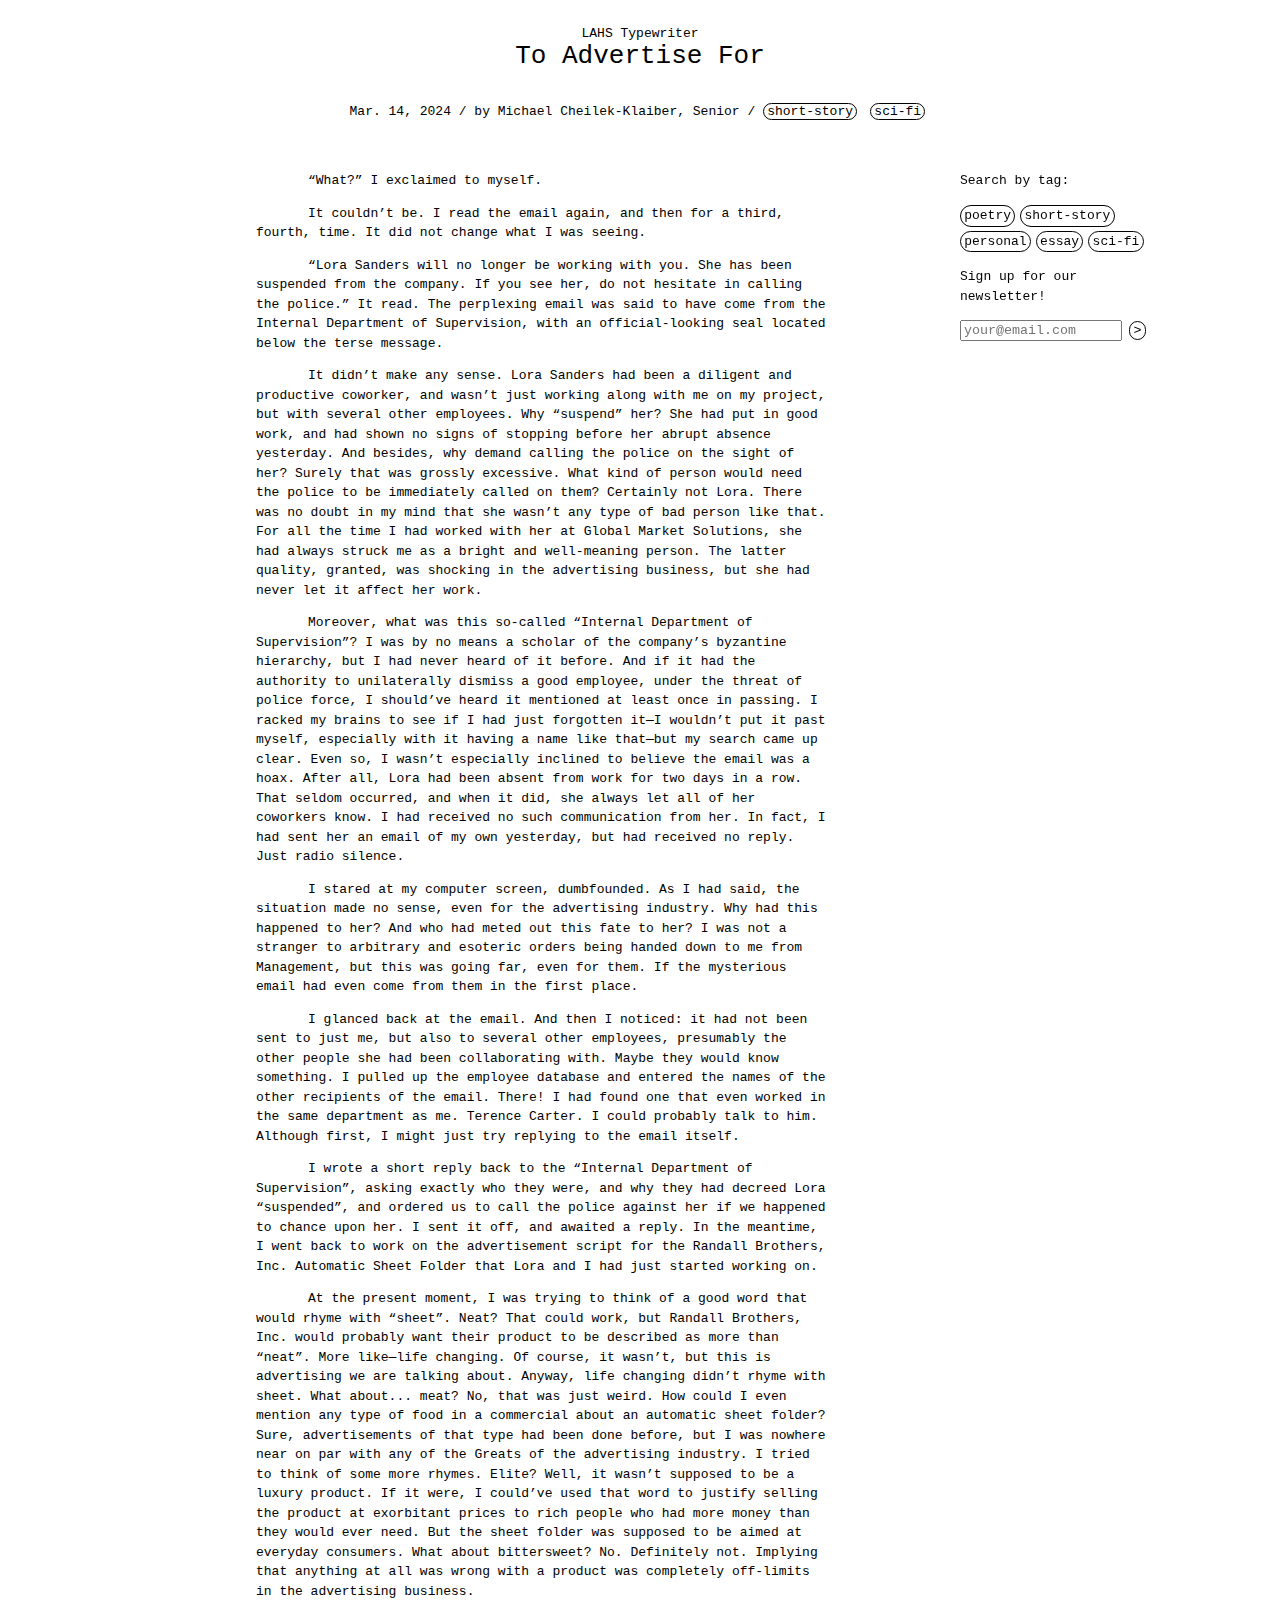
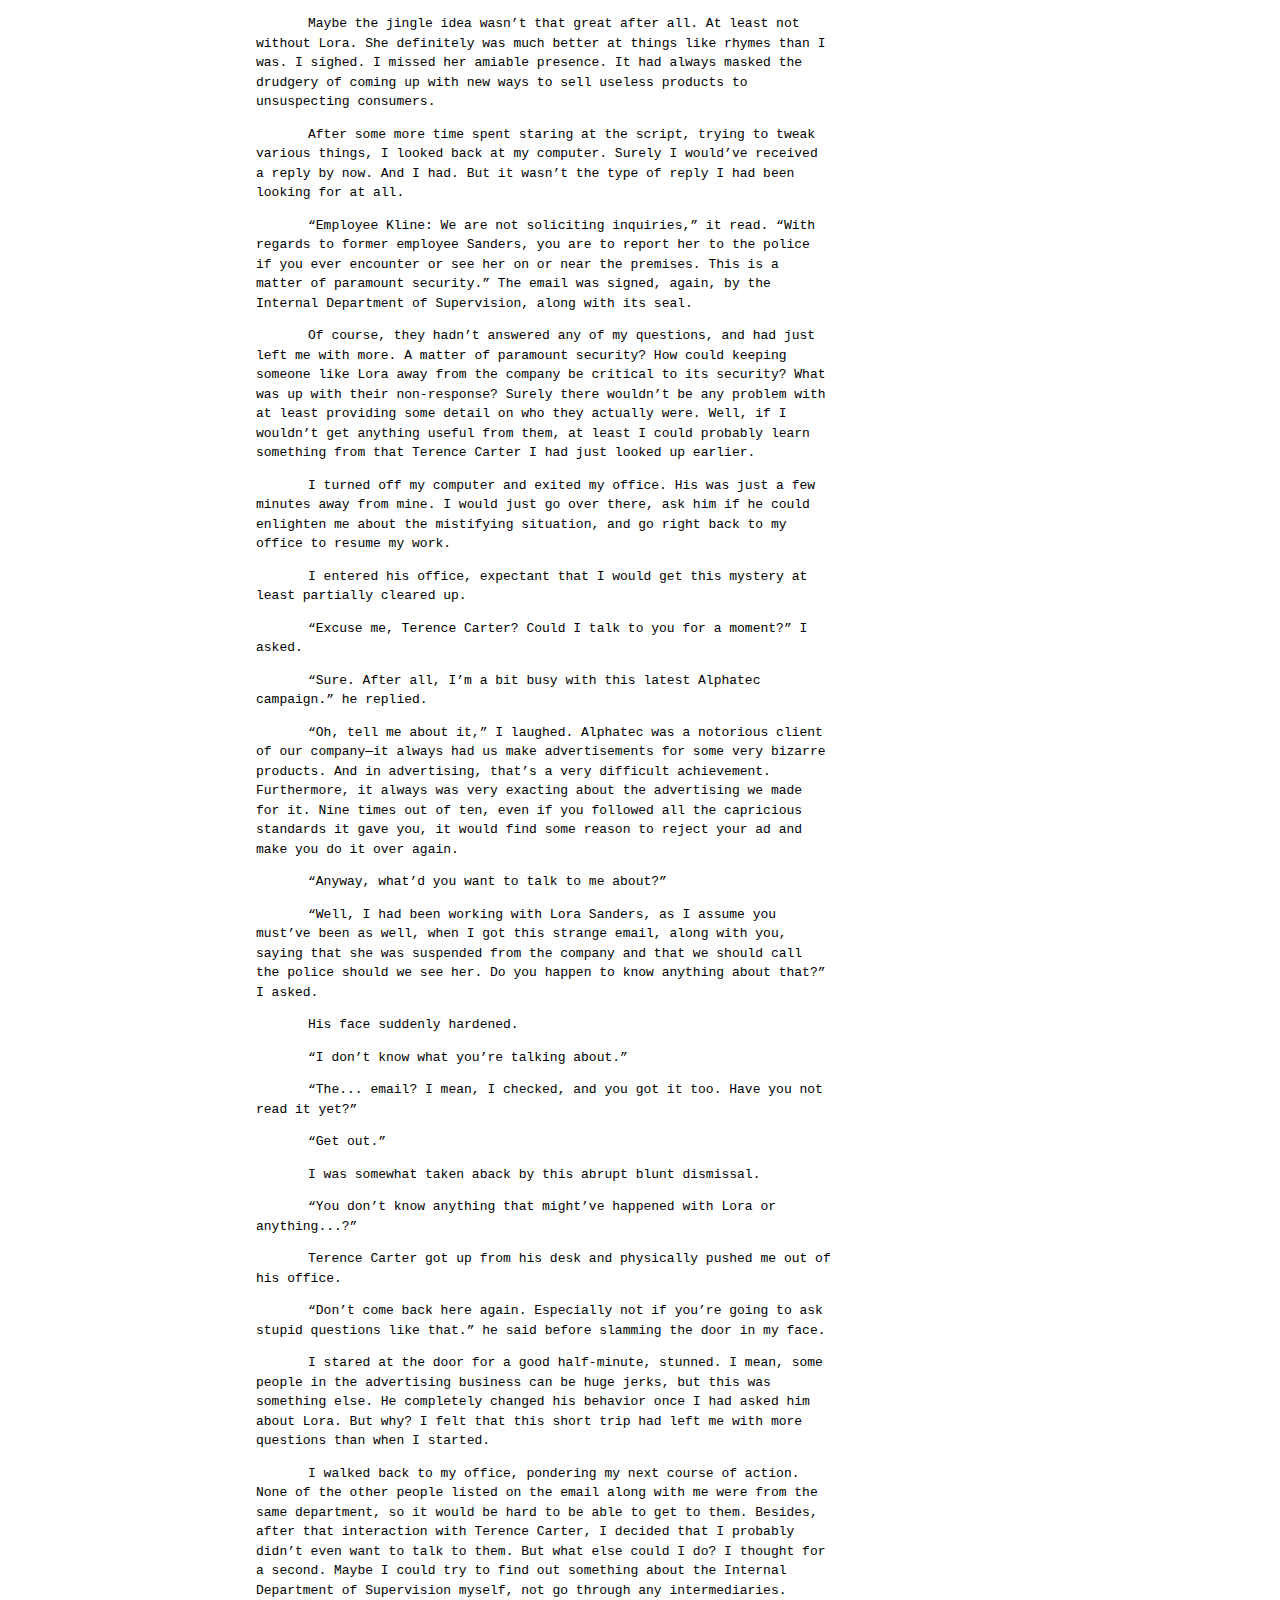
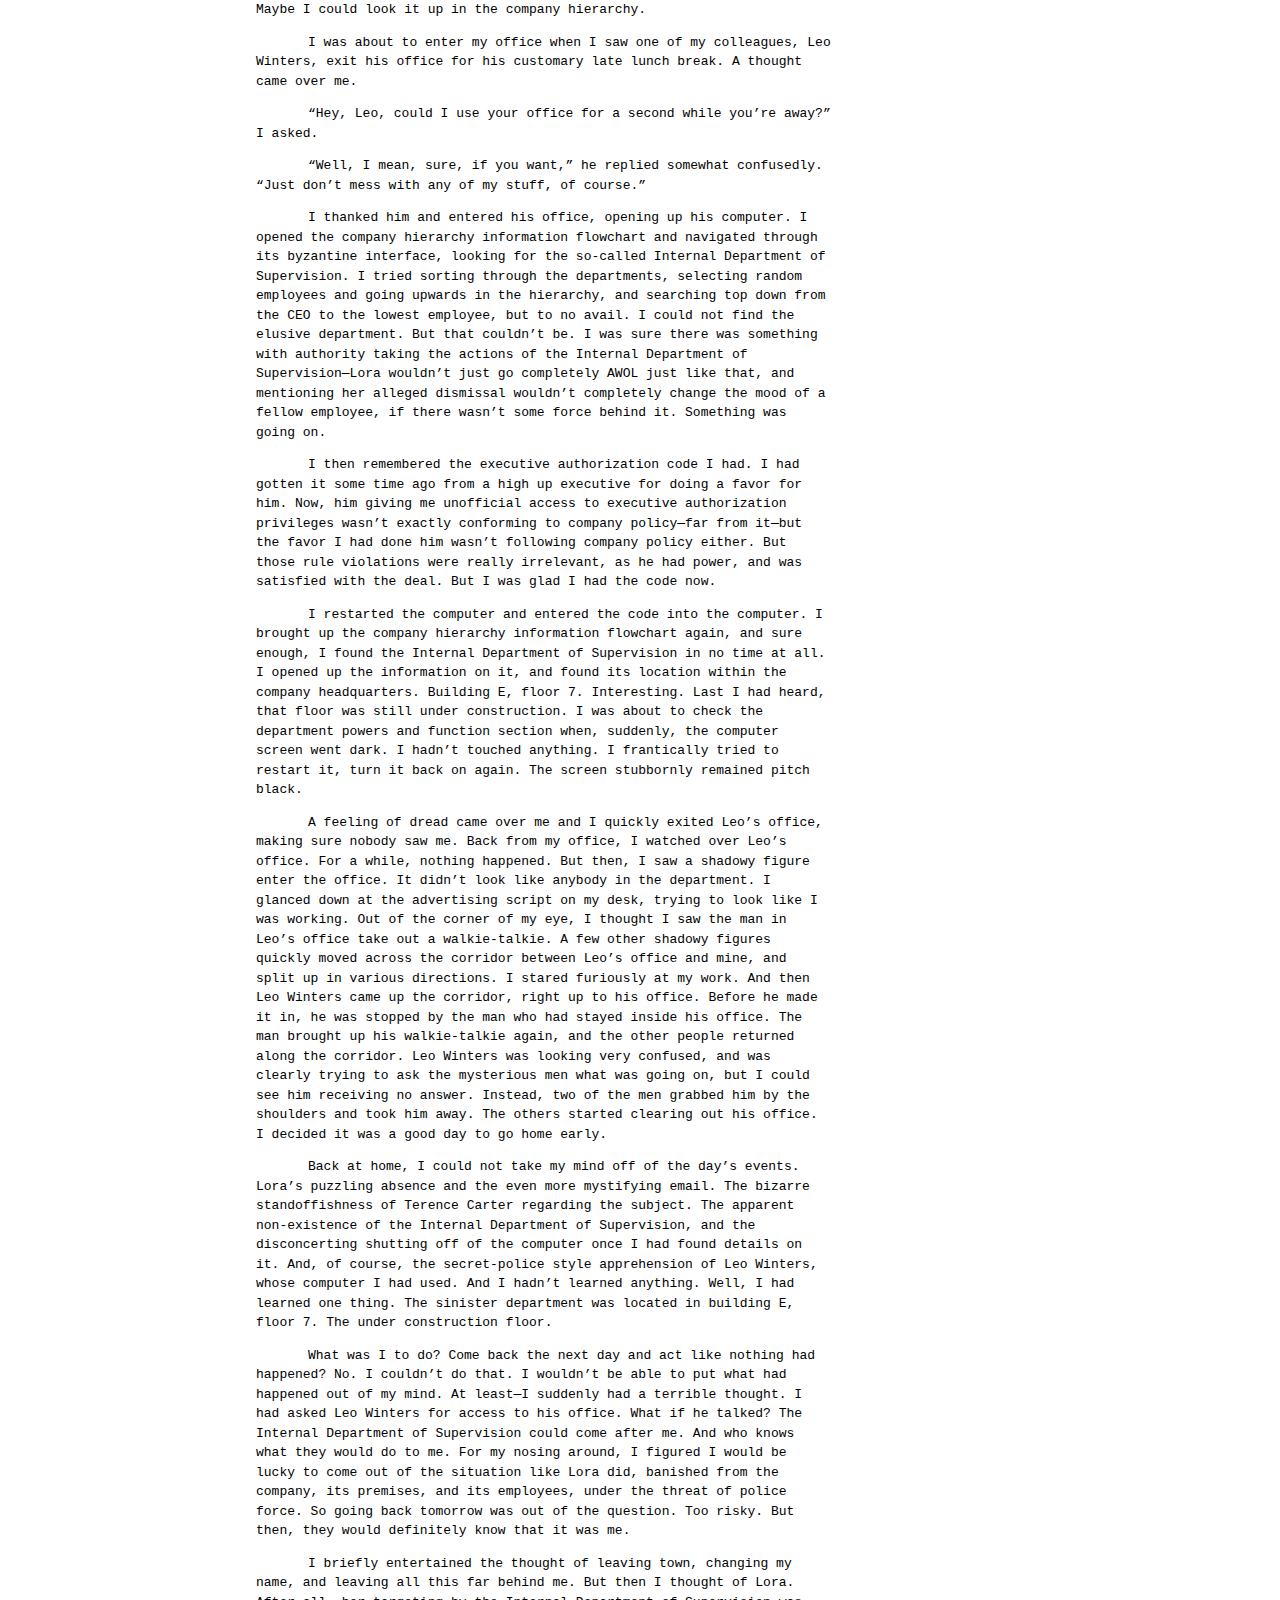
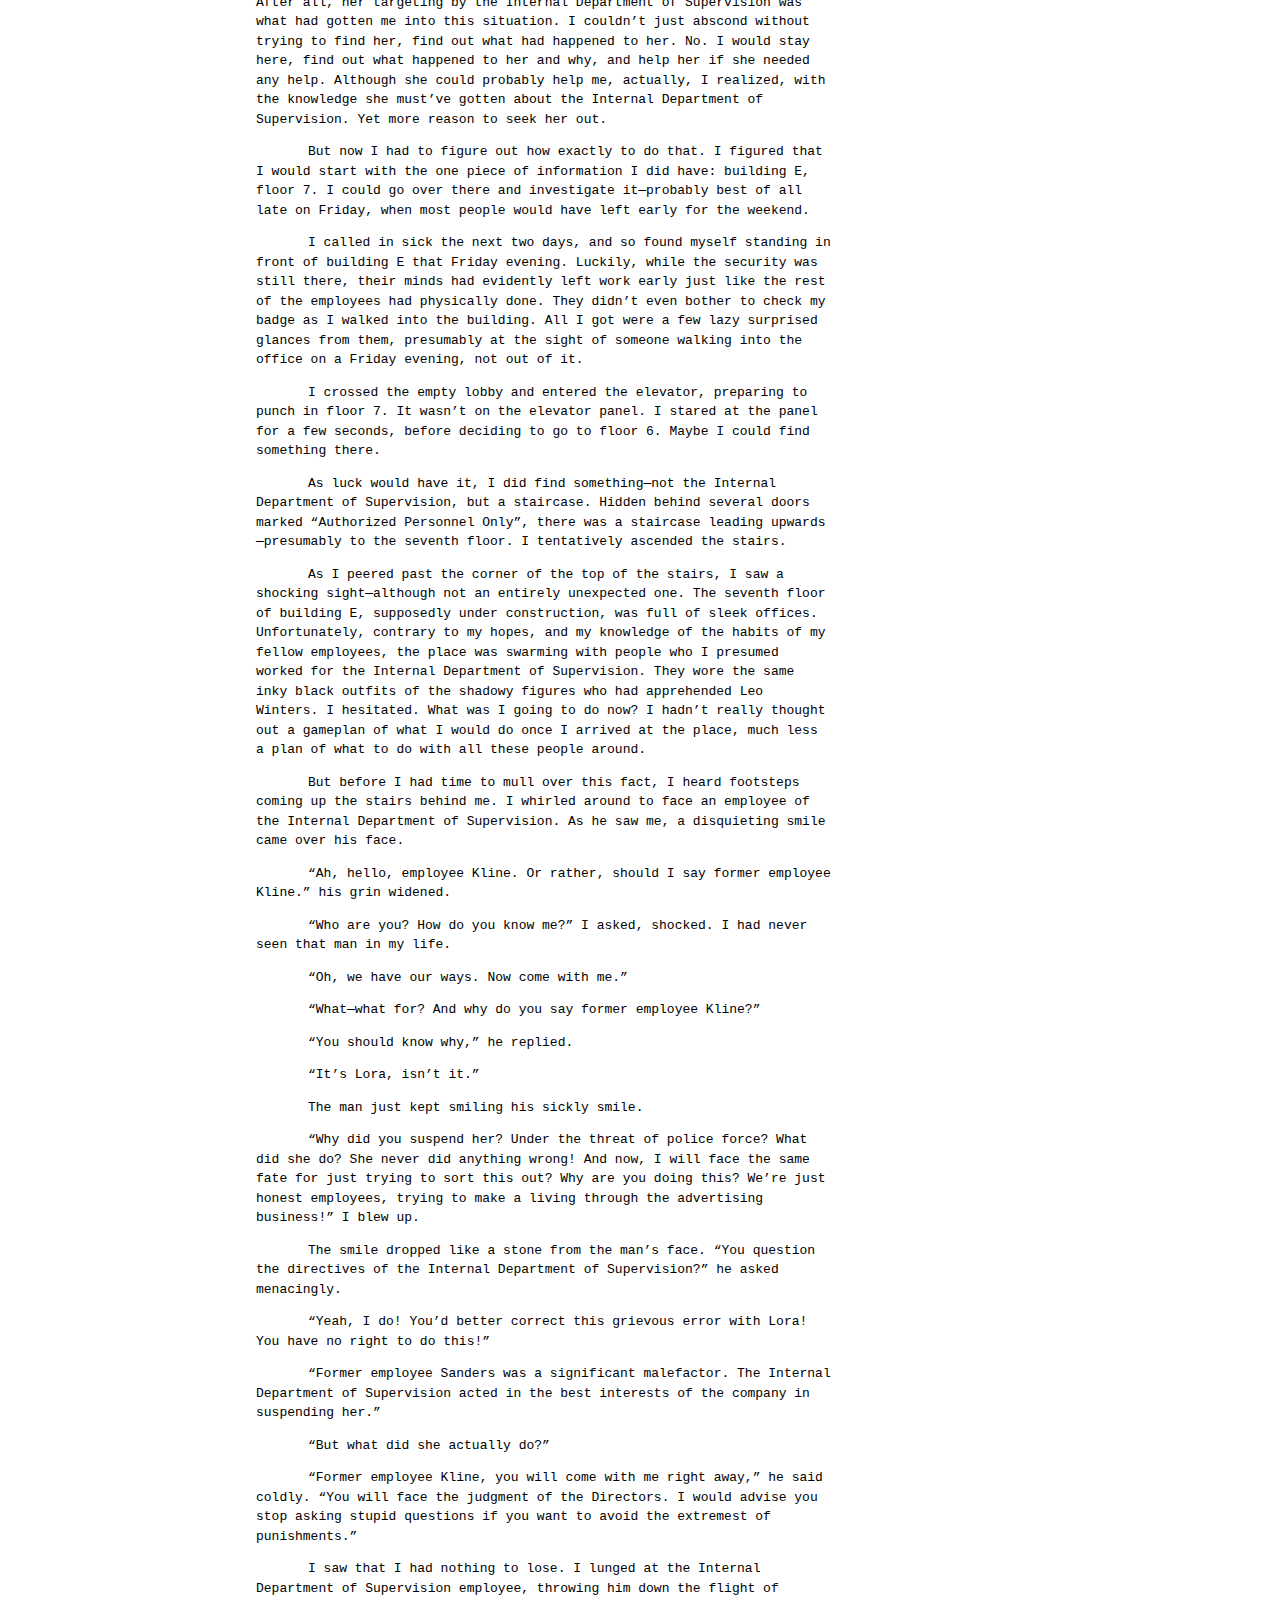
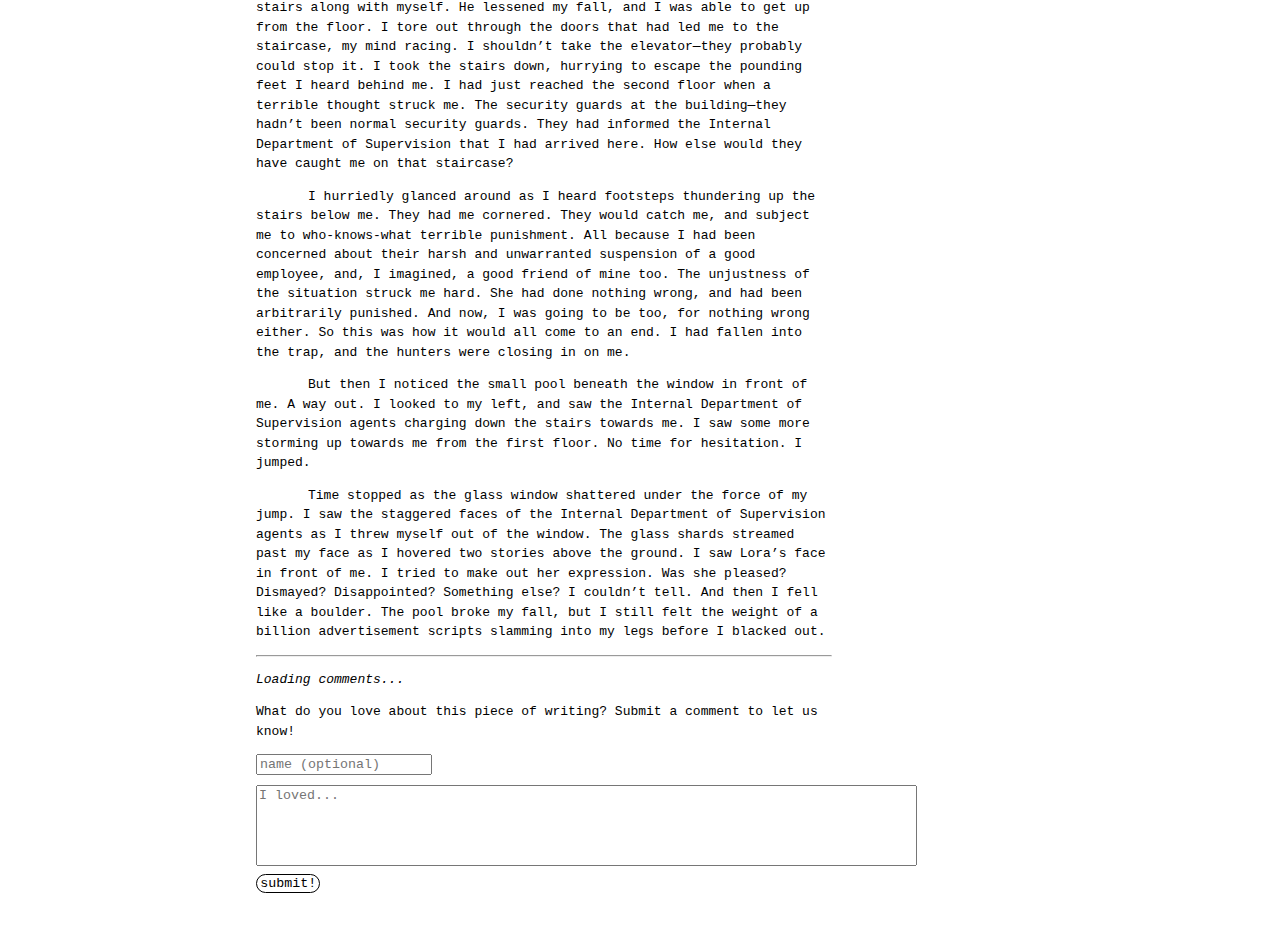
<file: posts/toAdvertiseFor.html>
<!DOCTYPE html>
<html lang="en">
<head>
	<meta charset="UTF-8">
	<title>Typewriter</title>
	<meta name="viewport" content="width=device-width,initial-scale=1">
	<link rel="stylesheet" href="postStyle.css">
</head>

<body>
	<div id="banner">
		<a id="home-link" href="../">LAHS Typewriter</a>
		<!-- change things from here ... -->
		<h1 id="banner-text">To Advertise For</h1>
	</div>
	<p style="text-align: center;"> Mar. 14, 2024 / by Michael Cheilek-Klaiber, Senior / 
		<a class="tag" href="../tag.html?tag=short-story">short-story</a>
		<a class="tag" href="../tag.html?tag=sci-fi">sci-fi</a>
	</p>
	<div id="content">
		<div id="post-text">
			<div style="text-indent: 4em">
<p>“What?” I exclaimed to myself.</p>
<p>It couldn’t be. I read the email again, and then for a third, fourth, time. It did not change what I was seeing.</p>
<p>“Lora Sanders will no longer be working with you. She has been suspended from the company. If you see her, do not hesitate in calling the police.” It read. The perplexing email was said to have come from the Internal Department of Supervision, with an official-looking seal located below the terse message.</p>
<p>It didn’t make any sense. Lora Sanders had been a diligent and productive coworker, and wasn’t just working along with me on my project, but with several other employees. Why “suspend” her? She had put in good work, and had shown no signs of stopping before her abrupt absence yesterday. And besides, why demand calling the police on the sight of her? Surely that was grossly excessive. What kind of person would need the police to be immediately called on them? Certainly not Lora. There was no doubt in my mind that she wasn’t any type of bad person like that. For all the time I had worked with her at Global Market Solutions, she had always struck me as a bright and well-meaning person. The latter quality, granted, was shocking in the advertising business, but she had never let it affect her work.</p>
<p>Moreover, what was this so-called “Internal Department of Supervision”? I was by no means a scholar of the company’s byzantine hierarchy, but I had never heard of it before. And if it had the authority to unilaterally dismiss a good employee, under the threat of police force, I should’ve heard it mentioned at least once in passing. I racked my brains to see if I had just forgotten it—I wouldn’t put it past myself, especially with it having a name like that—but my search came up clear. Even so, I wasn’t especially inclined to believe the email was a hoax. After all, Lora had been absent from work for two days in a row. That seldom occurred, and when it did, she always let all of her coworkers know. I had received no such communication from her. In fact, I had sent her an email of my own yesterday, but had received no reply. Just radio silence.</p>
<p>I stared at my computer screen, dumbfounded. As I had said, the situation made no sense, even for the advertising industry. Why had this happened to her? And who had meted out this fate to her? I was not a stranger to arbitrary and esoteric orders being handed down to me from Management, but this was going far, even for them. If the mysterious email had even come from them in the first place.</p>
<p>I glanced back at the email. And then I noticed: it had not been sent to just me, but also to several other employees, presumably the other people she had been collaborating with. Maybe they would know something. I pulled up the employee database and entered the names of the other recipients of the email. There! I had found one that even worked in the same department as me. Terence Carter. I could probably talk to him. Although first, I might just try replying to the email itself.</p>
<p>I wrote a short reply back to the “Internal Department of Supervision”, asking exactly who they were, and why they had decreed Lora “suspended”, and ordered us to call the police against her if we happened to chance upon her. I sent it off, and awaited a reply. In the meantime, I went back to work on the advertisement script for the Randall Brothers, Inc. Automatic Sheet Folder that Lora and I had just started working on.</p>
<p>At the present moment, I was trying to think of a good word that would rhyme with “sheet”. Neat? That could work, but Randall Brothers, Inc. would probably want their product to be described as more than “neat”. More like—life changing. Of course, it wasn’t, but this is advertising we are talking about. Anyway, life changing didn’t rhyme with sheet. What about... meat? No, that was just weird. How could I even mention any type of food in a commercial about an automatic sheet folder? Sure, advertisements of that type had been done before, but I was nowhere near on par with any of the Greats of the advertising industry. I tried to think of some more rhymes. Elite? Well, it wasn’t supposed to be a luxury product. If it were, I could’ve used that word to justify selling the product at exorbitant prices to rich people who had more money than they would ever need. But the sheet folder was supposed to be aimed at everyday consumers. What about bittersweet? No. Definitely not. Implying that anything at all was wrong with a product was completely off-limits in the advertising business.</p>
<p>Maybe the jingle idea wasn’t that great after all. At least not without Lora. She definitely was much better at things like rhymes than I was. I sighed. I missed her amiable presence. It had always masked the drudgery of coming up with new ways to sell useless products to unsuspecting consumers.</p>
<p>After some more time spent staring at the script, trying to tweak various things, I looked back at my computer. Surely I would’ve received a reply by now. And I had. But it wasn’t the type of reply I had been looking for at all.</p>
<p>“Employee Kline: We are not soliciting inquiries,” it read. “With regards to former employee Sanders, you are to report her to the police if you ever encounter or see her on or near the premises. This is a matter of paramount security.” The email was signed, again, by the Internal Department of Supervision, along with its seal.</p>
<p>Of course, they hadn’t answered any of my questions, and had just left me with more. A matter of paramount security? How could keeping someone like Lora away from the company be critical to its security? What was up with their non-response? Surely there wouldn’t be any problem with at least providing some detail on who they actually were. Well, if I wouldn’t get anything useful from them, at least I could probably learn something from that Terence Carter I had just looked up earlier.</p>
<p>I turned off my computer and exited my office. His was just a few minutes away from mine. I would just go over there, ask him if he could enlighten me about the mistifying situation, and go right back to my office to resume my work.</p>
<p>I entered his office, expectant that I would get this mystery at least partially cleared up.</p>
<p>“Excuse me, Terence Carter? Could I talk to you for a moment?” I asked.</p>
<p>“Sure. After all, I’m a bit busy with this latest Alphatec campaign.” he replied.</p>
<p>“Oh, tell me about it,” I laughed. Alphatec was a notorious client of our company—it always had us make advertisements for some very bizarre products. And in advertising, that’s a very difficult achievement. Furthermore, it always was very exacting about the advertising we made for it. Nine times out of ten, even if you followed all the capricious standards it gave you, it would find some reason to reject your ad and make you do it over again.</p>
<p>“Anyway, what’d you want to talk to me about?”</p>
<p>“Well, I had been working with Lora Sanders, as I assume you must’ve been as well, when I got this strange email, along with you, saying that she was suspended from the company and that we should call the police should we see her. Do you happen to know anything about that?” I asked.</p>
<p>His face suddenly hardened.</p>
<p>“I don’t know what you’re talking about.”</p>
<p>“The... email? I mean, I checked, and you got it too. Have you not read it yet?”</p>
<p>“Get out.”</p>
<p>I was somewhat taken aback by this abrupt blunt dismissal.</p>
<p>“You don’t know anything that might’ve happened with Lora or anything...?”</p>
<p>Terence Carter got up from his desk and physically pushed me out of his office.</p>
<p>“Don’t come back here again. Especially not if you’re going to ask stupid questions like that.” he said before slamming the door in my face.</p>
<p>I stared at the door for a good half-minute, stunned. I mean, some people in the advertising business can be huge jerks, but this was something else. He completely changed his behavior once I had asked him about Lora. But why? I felt that this short trip had left me with more questions than when I started.</p>
<p>I walked back to my office, pondering my next course of action. None of the other people listed on the email along with me were from the same department, so it would be hard to be able to get to them. Besides, after that interaction with Terence Carter, I decided that I probably didn’t even want to talk to them. But what else could I do? I thought for a second. Maybe I could try to find out something about the Internal Department of Supervision myself, not go through any intermediaries. Maybe I could look it up in the company hierarchy.</p>
<p>I was about to enter my office when I saw one of my colleagues, Leo Winters, exit his office for his customary late lunch break. A thought came over me.</p>
<p>“Hey, Leo, could I use your office for a second while you’re away?” I asked.</p>
<p>“Well, I mean, sure, if you want,” he replied somewhat confusedly. “Just don’t mess with any of my stuff, of course.”</p>
<p>I thanked him and entered his office, opening up his computer. I opened the company hierarchy information flowchart and navigated through its byzantine interface, looking for the so-called Internal Department of Supervision. I tried sorting through the departments, selecting random employees and going upwards in the hierarchy, and searching top down from the CEO to the lowest employee, but to no avail. I could not find the elusive department. But that couldn’t be. I was sure there was something with authority taking the actions of the Internal Department of Supervision—Lora wouldn’t just go completely AWOL just like that, and mentioning her alleged dismissal wouldn’t completely change the mood of a fellow employee, if there wasn’t some force behind it. Something was going on.</p>
<p>I then remembered the executive authorization code I had. I had gotten it some time ago from a high up executive for doing a favor for him. Now, him giving me unofficial access to executive authorization privileges wasn’t exactly conforming to company policy—far from it—but the favor I had done him wasn’t following company policy either. But those rule violations were really irrelevant, as he had power, and was satisfied with the deal. But I was glad I had the code now.</p>
<p>I restarted the computer and entered the code into the computer. I brought up the company hierarchy information flowchart again, and sure enough, I found the Internal Department of Supervision in no time at all. I opened up the information on it, and found its location within the company headquarters. Building E, floor 7. Interesting. Last I had heard, that floor was still under construction. I was about to check the department powers and function section when, suddenly, the computer screen went dark. I hadn’t touched anything. I frantically tried to restart it, turn it back on again. The screen stubbornly remained pitch black.</p>
<p>A feeling of dread came over me and I quickly exited Leo’s office, making sure nobody saw me. Back from my office, I watched over Leo’s office. For a while, nothing happened. But then, I saw a shadowy figure enter the office. It didn’t look like anybody in the department. I glanced down at the advertising script on my desk, trying to look like I was working. Out of the corner of my eye, I thought I saw the man in Leo’s office take out a walkie-talkie. A few other shadowy figures quickly moved across the corridor between Leo’s office and mine, and split up in various directions. I stared furiously at my work. And then Leo Winters came up the corridor, right up to his office. Before he made it in, he was stopped by the man who had stayed inside his office. The man brought up his walkie-talkie again, and the other people returned along the corridor. Leo Winters was looking very confused, and was clearly trying to ask the mysterious men what was going on, but I could see him receiving no answer. Instead, two of the men grabbed him by the shoulders and took him away. The others started clearing out his office. I decided it was a good day to go home early.</p>
<p>Back at home, I could not take my mind off of the day’s events. Lora’s puzzling absence and the even more mystifying email. The bizarre standoffishness of Terence Carter regarding the subject. The apparent non-existence of the Internal Department of Supervision, and the disconcerting shutting off of the computer once I had found details on it. And, of course, the secret-police style apprehension of Leo Winters, whose computer I had used. And I hadn’t learned anything. Well, I had learned one thing. The sinister department was located in building E, floor 7. The under construction floor.</p>
<p>What was I to do? Come back the next day and act like nothing had happened? No. I couldn’t do that. I wouldn’t be able to put what had happened out of my mind. At least—I suddenly had a terrible thought. I had asked Leo Winters for access to his office. What if he talked? The Internal Department of Supervision could come after me. And who knows what they would do to me. For my nosing around, I figured I would be lucky to come out of the situation like Lora did, banished from the company, its premises, and its employees, under the threat of police force. So going back tomorrow was out of the question. Too risky. But then, they would definitely know that it was me.</p>
<p>I briefly entertained the thought of leaving town, changing my name, and leaving all this far behind me. But then I thought of Lora. After all, her targeting by the Internal Department of Supervision was what had gotten me into this situation. I couldn’t just abscond without trying to find her, find out what had happened to her. No. I would stay here, find out what happened to her and why, and help her if she needed any help. Although she could probably help me, actually, I realized, with the knowledge she must’ve gotten about the Internal Department of Supervision. Yet more reason to seek her out.</p>
<p>But now I had to figure out how exactly to do that. I figured that I would start with the one piece of information I did have: building E, floor 7. I could go over there and investigate it—probably best of all late on Friday, when most people would have left early for the weekend.</p>
<p>I called in sick the next two days, and so found myself standing in front of building E that Friday evening. Luckily, while the security was still there, their minds had evidently left work early just like the rest of the employees had physically done. They didn’t even bother to check my badge as I walked into the building. All I got were a few lazy surprised glances from them, presumably at the sight of someone walking into the office on a Friday evening, not out of it.</p>
<p>I crossed the empty lobby and entered the elevator, preparing to punch in floor 7. It wasn’t on the elevator panel. I stared at the panel for a few seconds, before deciding to go to floor 6. Maybe I could find something there.</p>
<p>As luck would have it, I did find something—not the Internal Department of Supervision, but a staircase. Hidden behind several doors marked “Authorized Personnel Only”, there was a staircase leading upwards—presumably to the seventh floor. I tentatively ascended the stairs.</p>
<p>As I peered past the corner of the top of the stairs, I saw a shocking sight—although not an entirely unexpected one. The seventh floor of building E, supposedly under construction, was full of sleek offices. Unfortunately, contrary to my hopes, and my knowledge of the habits of my fellow employees, the place was swarming with people who I presumed worked for the Internal Department of Supervision. They wore the same inky black outfits of the shadowy figures who had apprehended Leo Winters. I hesitated. What was I going to do now? I hadn’t really thought out a gameplan of what I would do once I arrived at the place, much less a plan of what to do with all these people around.</p>
<p>But before I had time to mull over this fact, I heard footsteps coming up the stairs behind me. I whirled around to face an employee of the Internal Department of Supervision. As he saw me, a disquieting smile came over his face.</p>
<p>“Ah, hello, employee Kline. Or rather, should I say former employee Kline.” his grin widened.</p>
<p>“Who are you? How do you know me?” I asked, shocked. I had never seen that man in my life.</p>
<p>“Oh, we have our ways. Now come with me.”</p>
<p>“What—what for? And why do you say former employee Kline?”</p>
<p>“You should know why,” he replied.</p>
<p>“It’s Lora, isn’t it.”</p>
<p>The man just kept smiling his sickly smile.</p>
<p>“Why did you suspend her? Under the threat of police force? What did she do? She never did anything wrong! And now, I will face the same fate for just trying to sort this out? Why are you doing this? We’re just honest employees, trying to make a living through the advertising business!” I blew up.</p>
<p>The smile dropped like a stone from the man’s face. “You question the directives of the Internal Department of Supervision?” he asked menacingly.</p>
<p>“Yeah, I do! You’d better correct this grievous error with Lora! You have no right to do this!”</p>
<p>“Former employee Sanders was a significant malefactor. The Internal Department of Supervision acted in the best interests of the company in suspending her.”</p>
<p>“But what did she actually do?”</p>
<p>“Former employee Kline, you will come with me right away,” he said coldly. “You will face the judgment of the Directors. I would advise you stop asking stupid questions if you want to avoid the extremest of punishments.”</p>
<p>I saw that I had nothing to lose. I lunged at the Internal Department of Supervision employee, throwing him down the flight of stairs along with myself. He lessened my fall, and I was able to get up from the floor. I tore out through the doors that had led me to the staircase, my mind racing. I shouldn’t take the elevator—they probably could stop it. I took the stairs down, hurrying to escape the pounding feet I heard behind me. I had just reached the second floor when a terrible thought struck me. The security guards at the building—they hadn’t been normal security guards. They had informed the Internal Department of Supervision that I had arrived here. How else would they have caught me on that staircase?</p>
<p>I hurriedly glanced around as I heard footsteps thundering up the stairs below me. They had me cornered. They would catch me, and subject me to who-knows-what terrible punishment. All because I had been concerned about their harsh and unwarranted suspension of a good employee, and, I imagined, a good friend of mine too. The unjustness of the situation struck me hard. She had done nothing wrong, and had been arbitrarily punished. And now, I was going to be too, for nothing wrong either. So this was how it would all come to an end. I had fallen into the trap, and the hunters were closing in on me.</p>
<p>But then I noticed the small pool beneath the window in front of me. A way out. I looked to my left, and saw the Internal Department of Supervision agents charging down the stairs towards me. I saw some more storming up towards me from the first floor. No time for hesitation. I jumped.</p>
<p>Time stopped as the glass window shattered under the force of my jump. I saw the staggered faces of the Internal Department of Supervision agents as I threw myself out of the window. The glass shards streamed past my face as I hovered two stories above the ground. I saw Lora’s face in front of me. I tried to make out her expression. Was she pleased? Dismayed? Disappointed? Something else? I couldn’t tell. And then I fell like a boulder. The pool broke my fall, but I still felt the weight of a billion advertisement scripts slamming into my legs before I blacked out.</p>
			</div>
			<hr/>
			<div id="comments">
				<div id="existingComments">
					<p><em>Loading comments...</em></p>
				</div>
				<form id="comment" action="https://script.google.com/macros/s/AKfycbzRjihFyyg94RuaXE4k05VAOetSpnv1QqvxB3l3nKptyMw60zK4-I3OhcgcSE21I84B/exec">
					<p>What do you love about this piece of writing? Submit a comment to let us know!</p>
					<input name="Name" id="name" type="text" placeholder="name (optional)" form="comment"> <br/>
					<textarea name="Comment" cols="80" rows="5" id="commentText" placeholder="I loved..." form="comment"></textarea>
					<input name="Url" id="url" type="text" hidden form="comment"> 
					<input name="sheetName" type="text" value="Comments" hidden>
					<input class="tag" type="submit" id="postComment" value="submit!" form="comment">
				</form>
			</div>
		</div>
		<!-- ... to here -->
		<div id="sidebar">
			<div id="tags"> <p> Search by tag: </p> </div>
			<form id="form" method="post" action="https://script.google.com/macros/s/AKfycbzRjihFyyg94RuaXE4k05VAOetSpnv1QqvxB3l3nKptyMw60zK4-I3OhcgcSE21I84B/exec">
				<p> Sign up for our newsletter! </p>
				<input name="Email" id="email" type="email" placeholder="your@email.com" form="form">
				<input name="sheetName" id="sheetname" type="text" value="Newsletter" hidden>
				<input class="tag" type="submit" id="subscribe" value=">" form="form">
			</form>
		</div>
	</div>
	<script type="module" src="postScript.js"></script>
</body>
</html>
</file>
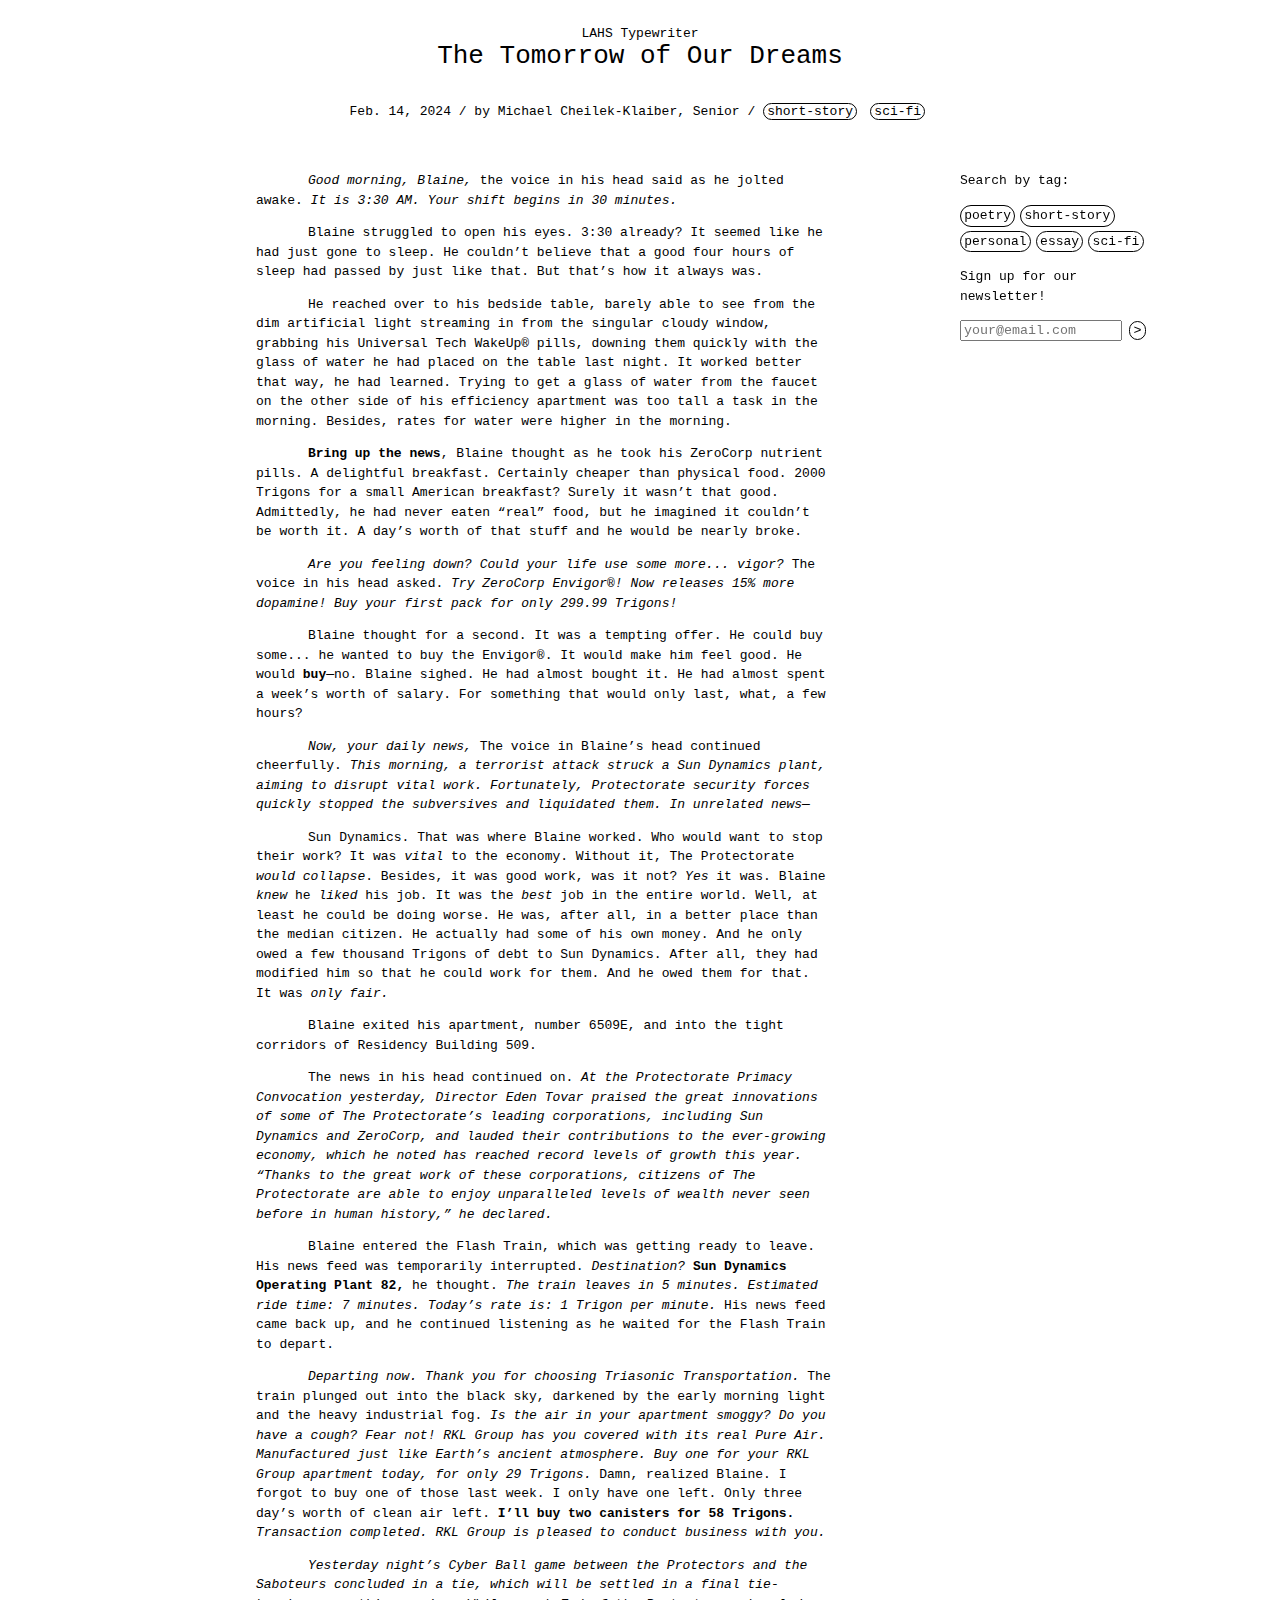
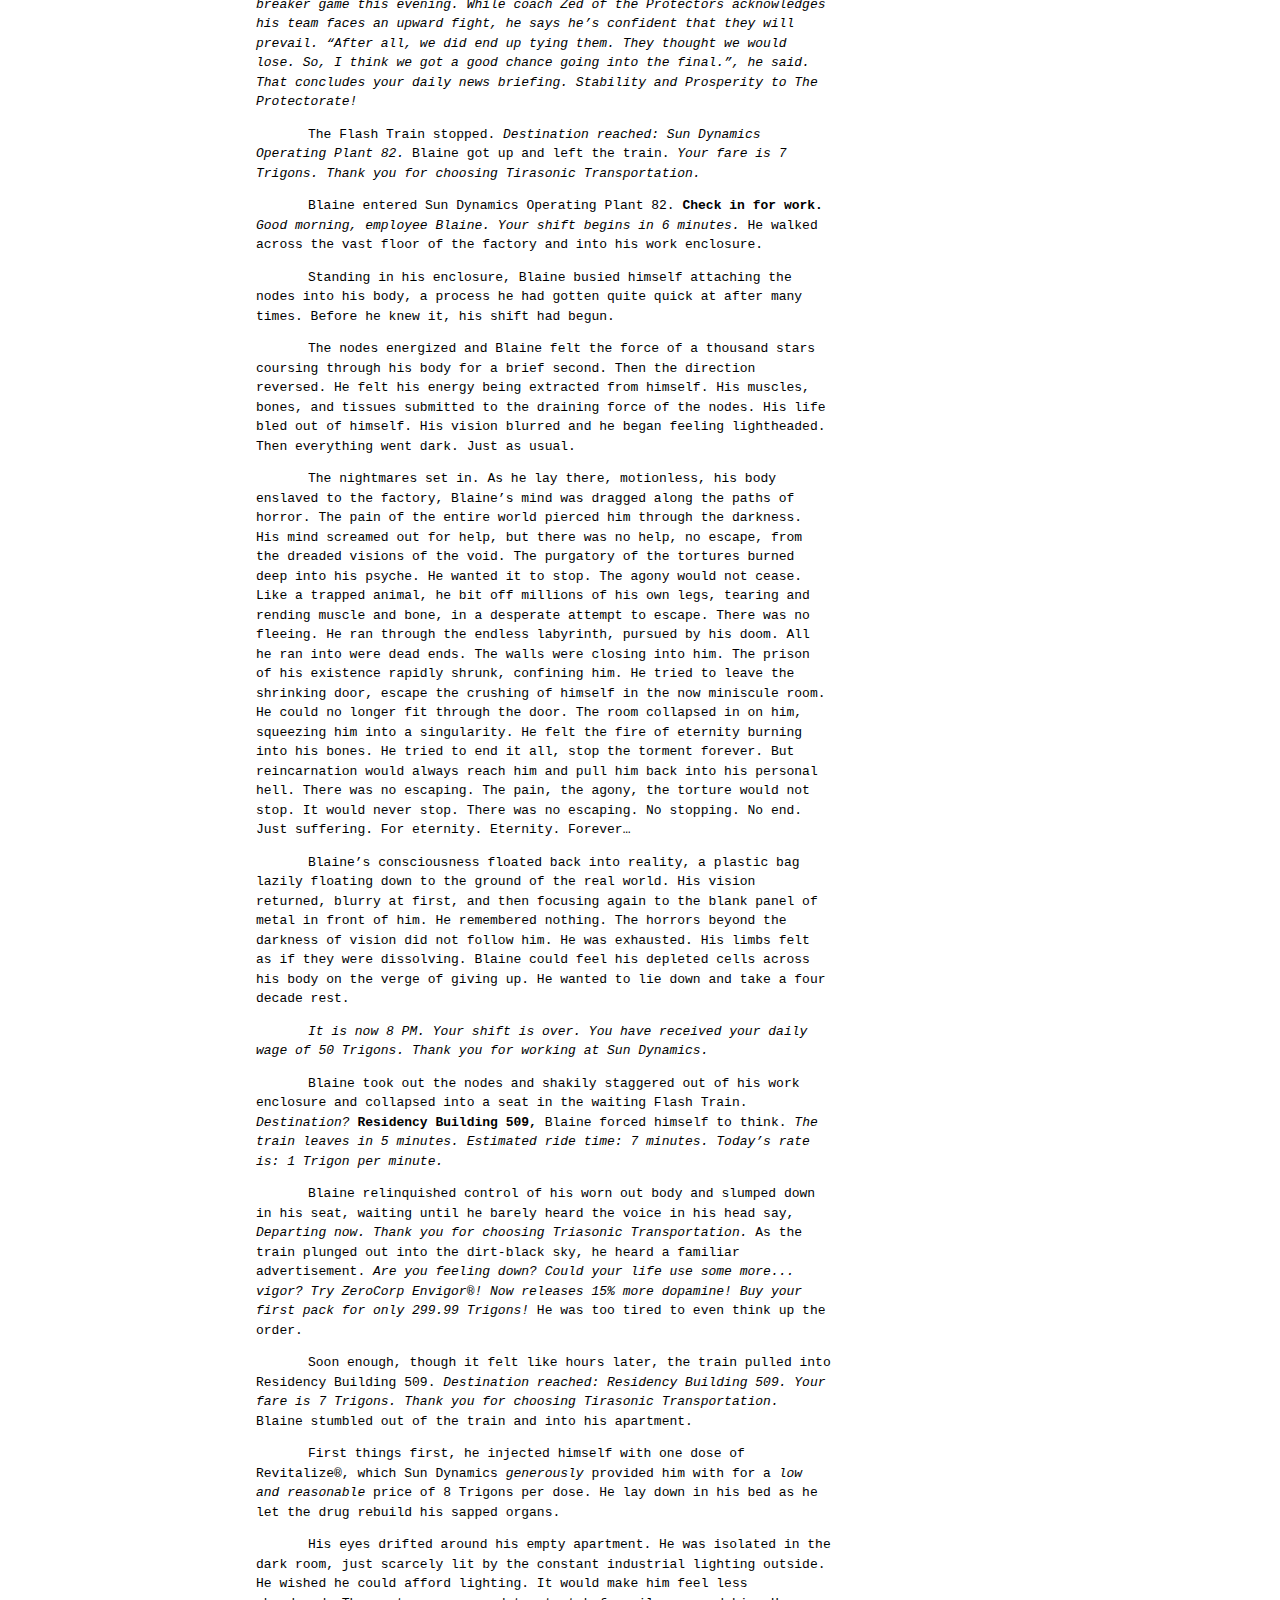
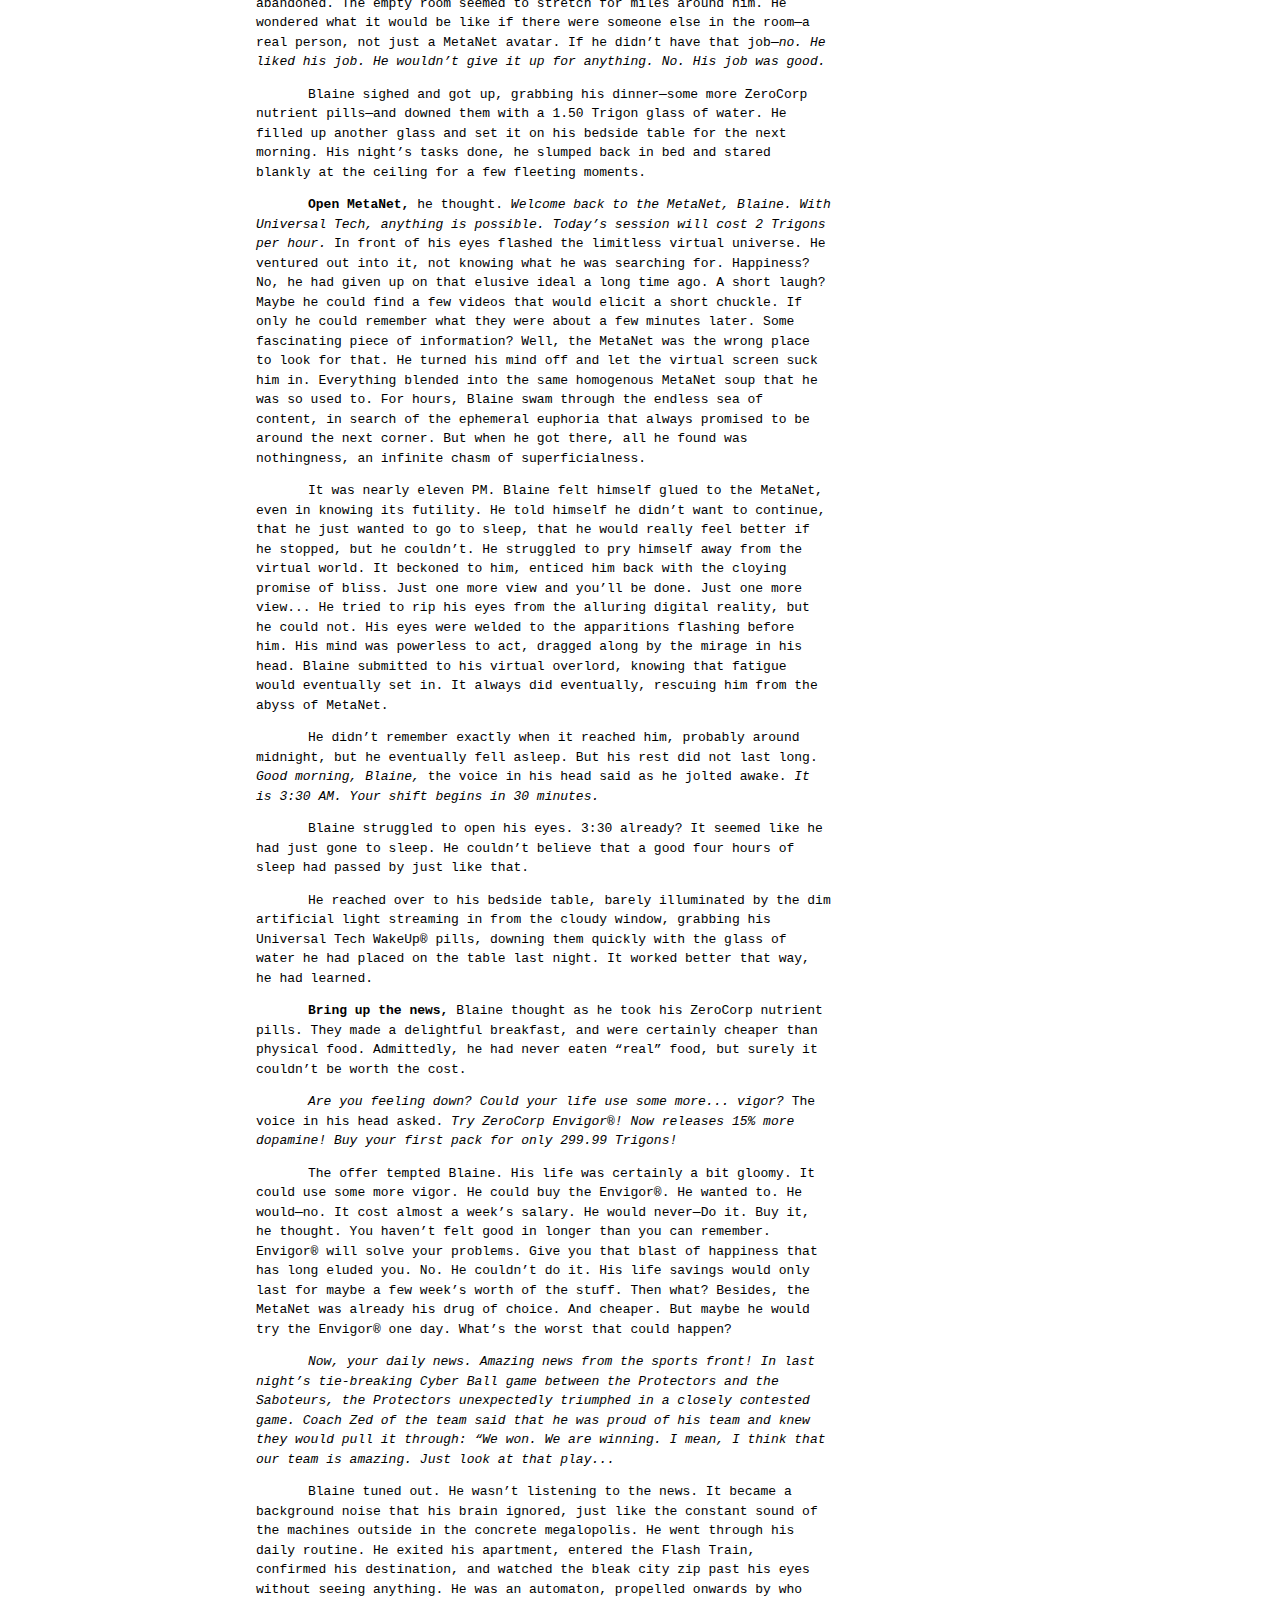
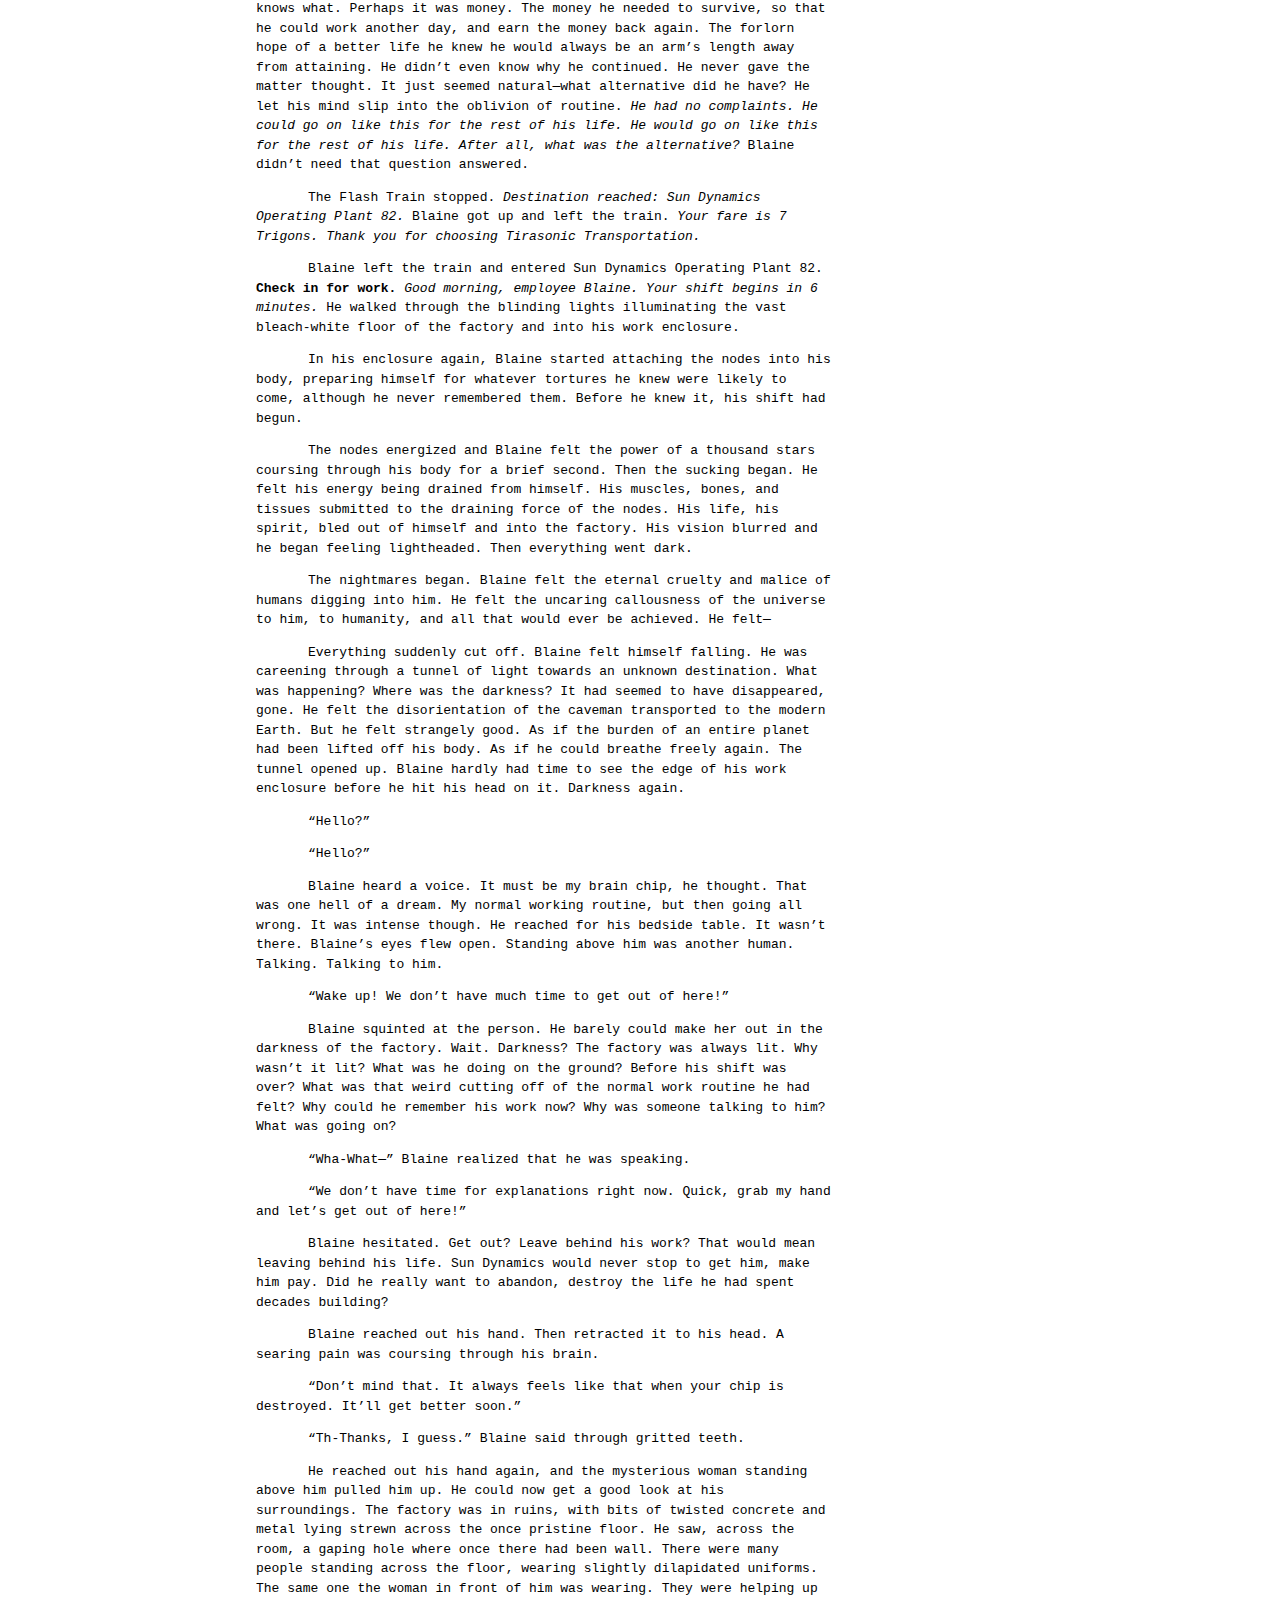
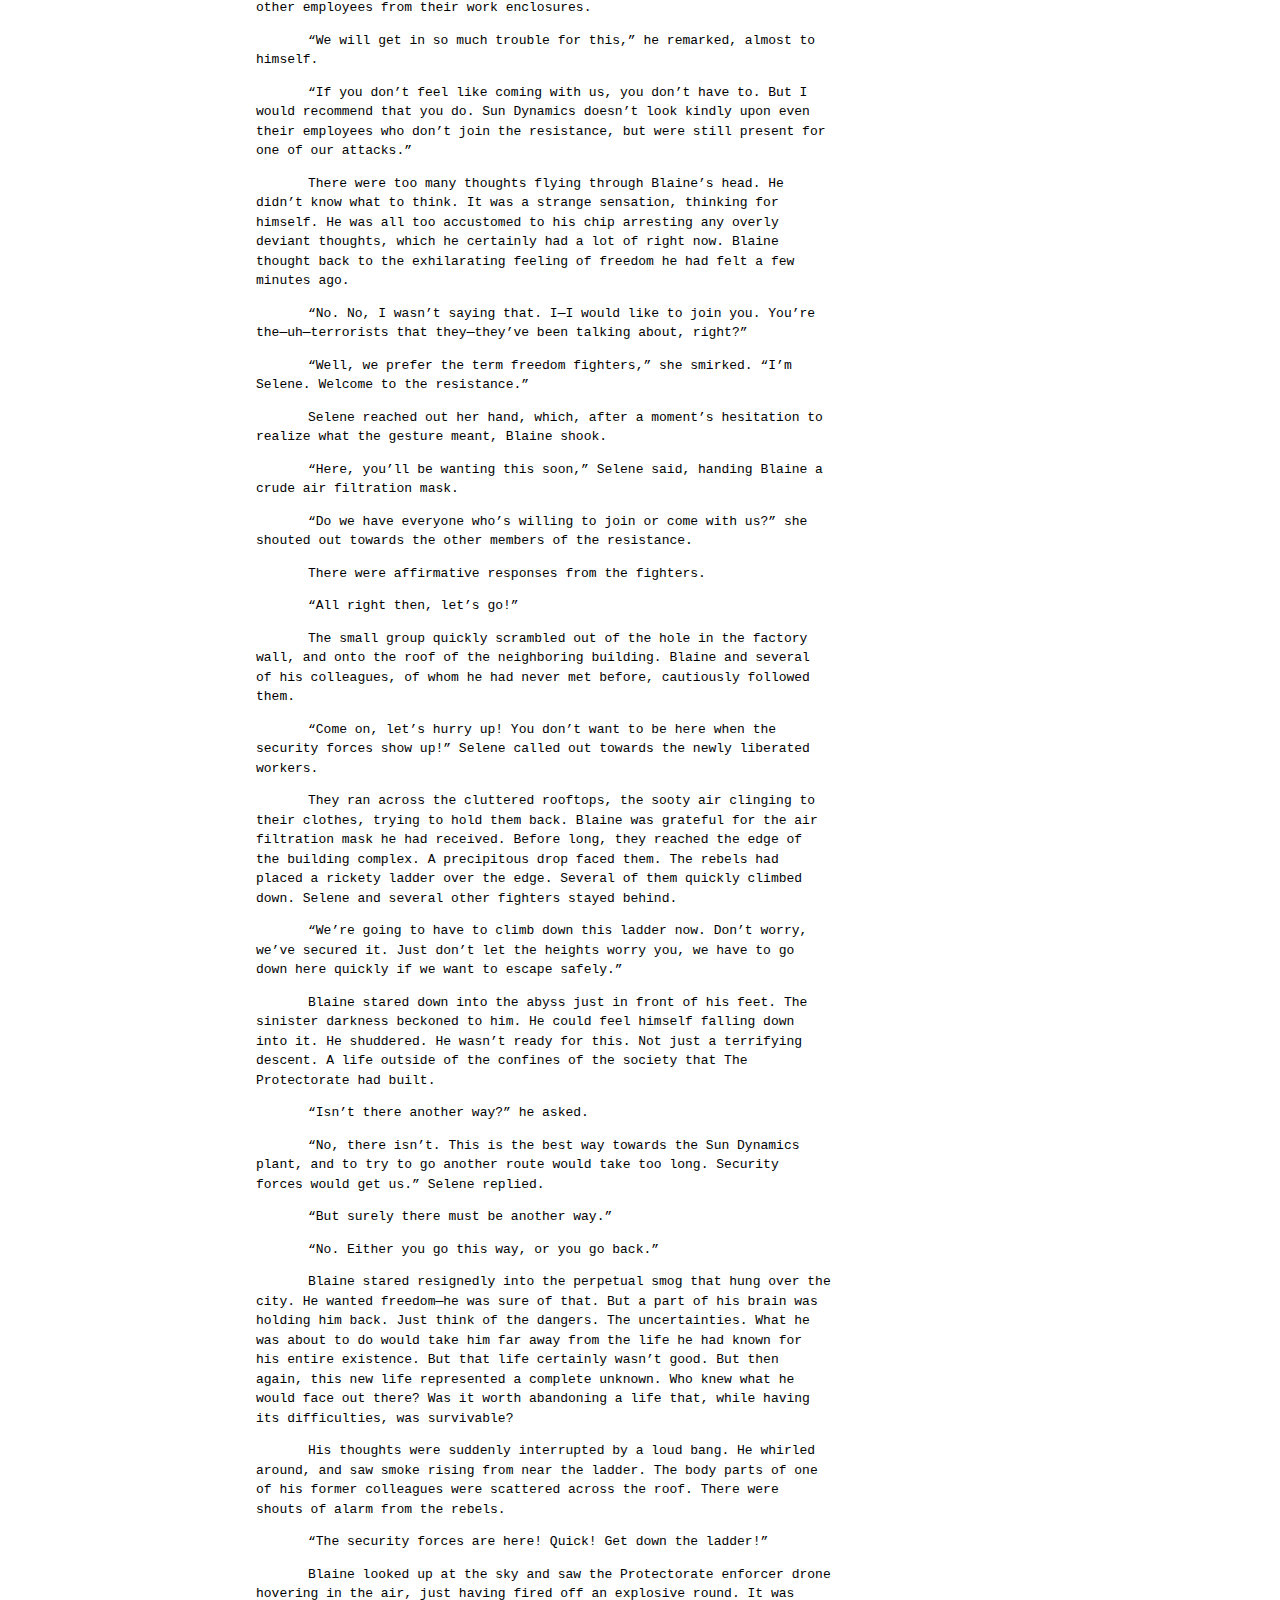
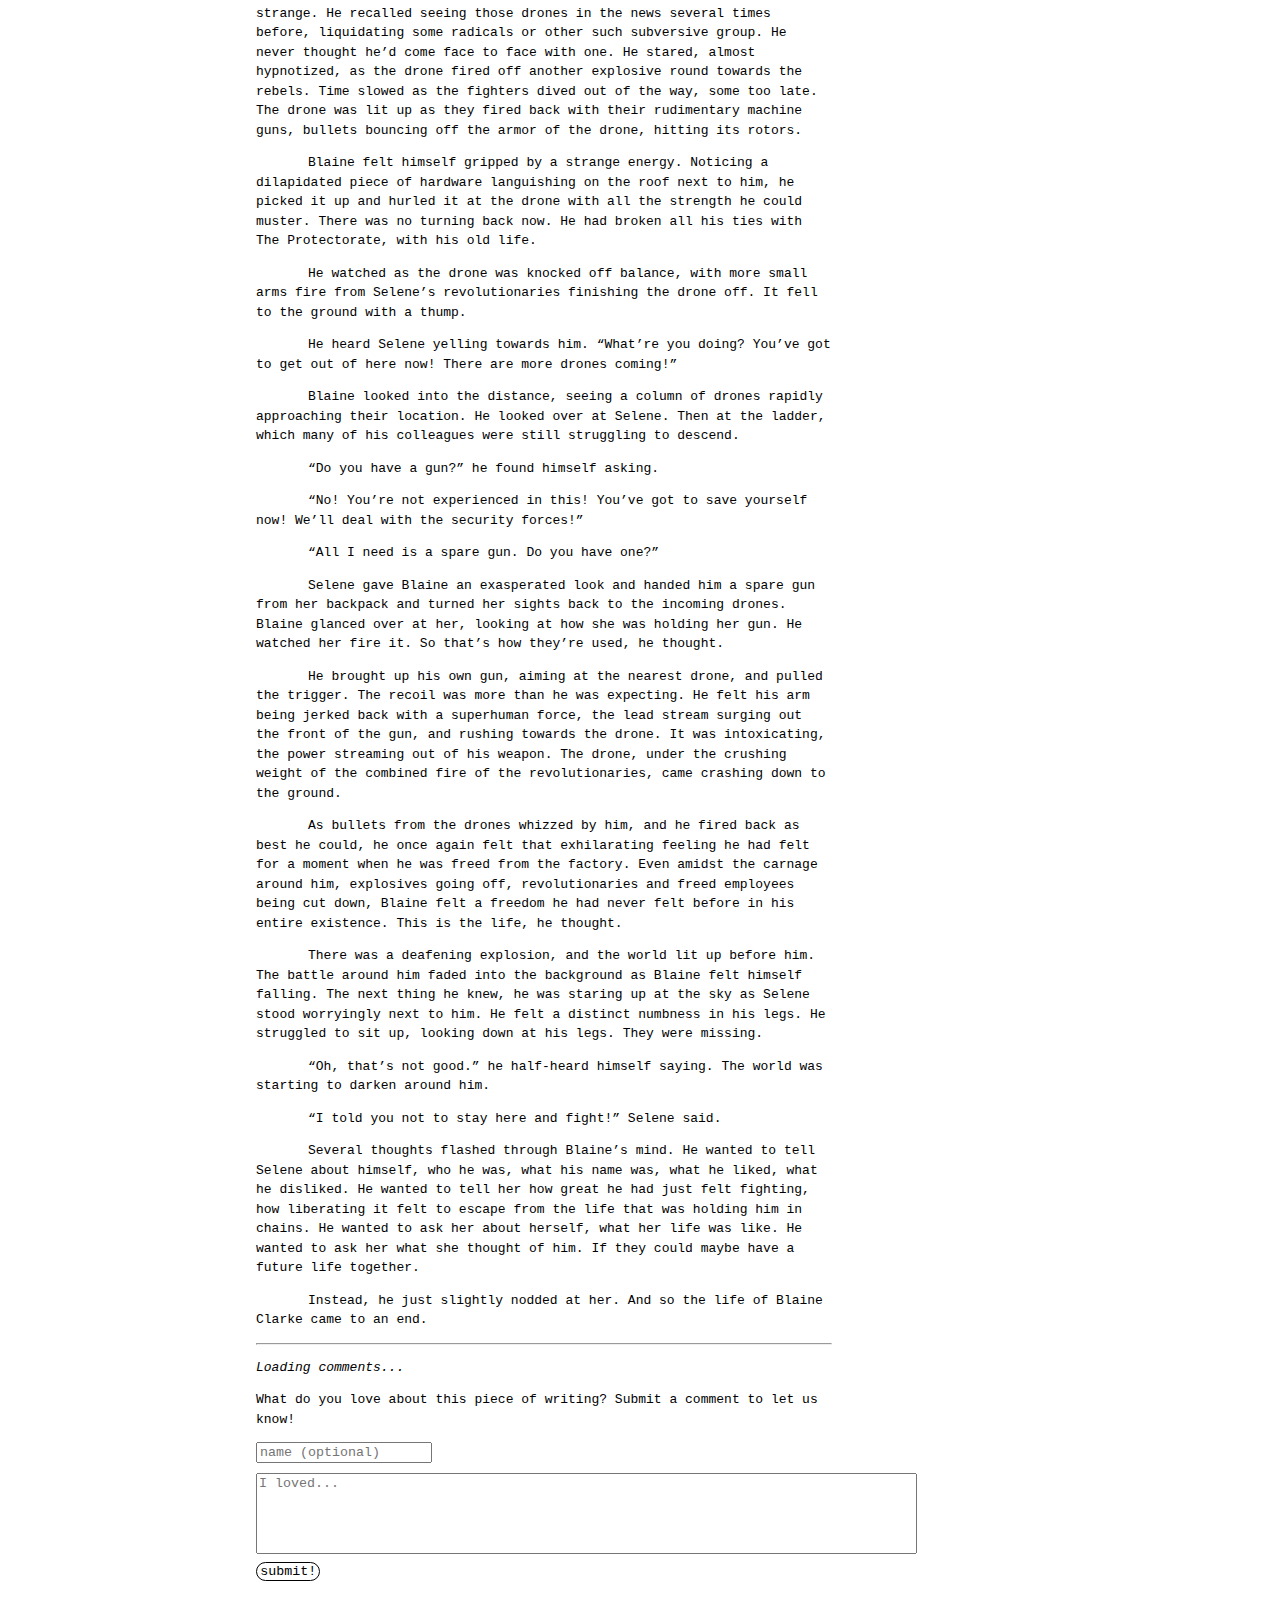
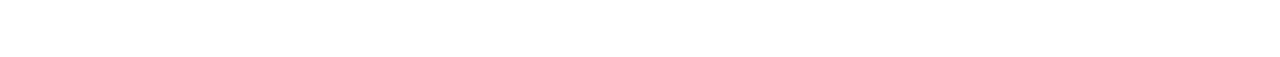
<file: posts/tomorrowOfDreams.html>
<!DOCTYPE html>
<html lang="en">
<head>
	<meta charset="UTF-8">
	<title>Typewriter</title>
	<meta name="viewport" content="width=device-width,initial-scale=1">
	<link rel="stylesheet" href="postStyle.css">
</head>

<body>
	<div id="banner">
		<a id="home-link" href="../">LAHS Typewriter</a>
		<!-- change things from here ... -->
		<h1 id="banner-text">The Tomorrow of Our Dreams</h1>
	</div>
	<p style="text-align: center;"> Feb. 14, 2024 / by Michael Cheilek-Klaiber, Senior / 
		<a class="tag" href="../tag.html?tag=short-story">short-story</a>
		<a class="tag" href="../tag.html?tag=sci-fi">sci-fi</a>
	</p>
	<div id="content">
		<div id="post-text">
			<div style="text-indent: 4em">
<p><em>Good morning, Blaine,</em> the voice in his head said as he jolted awake. <em>It is 3:30 AM. Your shift begins in 30 minutes.</em></p>
<p>Blaine struggled to open his eyes. 3:30 already? It seemed like he had just gone to sleep. He couldn&rsquo;t believe that a good four hours of sleep had passed by just like that. But that&rsquo;s how it always was.</p>
<p>He reached over to his bedside table, barely able to see from the dim artificial light streaming in from the singular cloudy window, grabbing his Universal Tech WakeUp&reg; pills, downing them quickly with the glass of water he had placed on the table last night. It worked better that way, he had learned. Trying to get a glass of water from the faucet on the other side of his efficiency apartment was too tall a task in the morning. Besides, rates for water were higher in the morning.</p>
<p><strong>Bring up the news</strong>, Blaine thought as he took his ZeroCorp nutrient pills. A delightful breakfast. Certainly cheaper than physical food. 2000 Trigons for a small American breakfast? Surely it wasn&rsquo;t that good. Admittedly, he had never eaten &ldquo;real&rdquo; food, but he imagined it couldn&rsquo;t be worth it. A day&rsquo;s worth of that stuff and he would be nearly broke.</p>
<p><em>Are you feeling down? Could your life use some more... vigor?</em> The voice in his head asked. <em>Try ZeroCorp Envigor&reg;! Now releases 15% more dopamine! Buy your first pack for only 299.99 Trigons!</em></p>
<p>Blaine thought for a second. It was a tempting offer. He could buy some... he wanted to buy the Envigor&reg;. It would make him feel good. He would <strong>buy</strong>&mdash;no. Blaine sighed. He had almost bought it. He had almost spent a week&rsquo;s worth of salary. For something that would only last, what, a few hours?</p>
<p><em>Now, your daily news,</em> The voice in Blaine&rsquo;s head continued cheerfully.<em> This morning, a terrorist attack struck a Sun Dynamics plant, aiming to disrupt vital work. Fortunately, Protectorate security forces quickly stopped the subversives and liquidated them. In unrelated news&mdash;</em></p>
<p>Sun Dynamics. That was where Blaine worked. Who would want to stop their work? It was <em>vital</em> to the economy. Without it, The Protectorate <em>would collapse</em>. Besides, it was good work, was it not? <em>Yes</em> it was. Blaine <em>knew</em> he <em>liked</em> his job. It was the <em>best</em> job in the entire world. Well, at least he could be doing worse. He was, after all, in a better place than the median citizen. He actually had some of his own money. And he only owed a few thousand Trigons of debt to Sun Dynamics. After all, they had modified him so that he could work for them. And he owed them for that. It was <em>only fair.</em></p>
<p>Blaine exited his apartment, number 6509E, and into the tight corridors of Residency Building 509.</p>
<p>The news in his head continued on. <em>At the Protectorate Primacy Convocation yesterday, Director Eden Tovar praised the great innovations of some of The Protectorate&rsquo;s leading corporations, including Sun Dynamics and ZeroCorp, and lauded their contributions to the ever-growing economy, which he noted has reached record levels of growth this year. &ldquo;Thanks to the great work of these corporations, citizens of The Protectorate are able to enjoy unparalleled levels of wealth never seen before in human history,&rdquo; he declared.</em></p>
<p>Blaine entered the Flash Train, which was getting ready to leave. His news feed was temporarily interrupted. <em>Destination?</em> <strong>Sun Dynamics Operating Plant 82,</strong> he thought. <em>The train leaves in 5 minutes. Estimated ride time: 7 minutes. Today&rsquo;s rate is: 1 Trigon per minute.</em> His news feed came back up, and he continued listening as he waited for the Flash Train to depart.</p>
<p><em>Departing now. Thank you for choosing Triasonic Transportation.</em> The train plunged out into the black sky, darkened by the early morning light and the heavy industrial fog. <em>Is the air in your apartment smoggy? Do you have a cough? Fear not! RKL Group has you covered with its real Pure Air. Manufactured just like Earth&rsquo;s ancient atmosphere. Buy one for your RKL Group apartment today, for only 29 Trigons.</em> Damn, realized Blaine. I forgot to buy one of those last week. I only have one left. Only three day&rsquo;s worth of clean air left. <strong>I&rsquo;ll buy two canisters for 58 Trigons.</strong><em> Transaction completed. RKL Group is pleased to conduct business with you.</em></p>
<p><em>Yesterday night&rsquo;s Cyber Ball game between the Protectors and the Saboteurs concluded in a tie, which will be settled in a final tie-breaker game this evening. While coach Zed of the Protectors acknowledges his team faces an upward fight, he says he&rsquo;s confident that they will prevail. &ldquo;After all, we did end up tying them. They thought we would lose. So, I think we got a good chance going into the final.&rdquo;, he said. That concludes your daily news briefing. Stability and Prosperity to The Protectorate!</em></p>
<p>The Flash Train stopped. <em>Destination reached: Sun Dynamics Operating Plant 82.</em> Blaine got up and left the train.<em> Your fare is 7 Trigons. Thank you for choosing Tirasonic Transportation.</em></p>
<p>Blaine entered Sun Dynamics Operating Plant 82. <strong>Check in for work.</strong> <em>Good morning, employee Blaine. Your shift begins in 6 minutes.</em> He walked across the vast floor of the factory and into his work enclosure.</p>
<p>Standing in his enclosure, Blaine busied himself attaching the nodes into his body, a process he had gotten quite quick at after many times. Before he knew it, his shift had begun.</p>
<p>The nodes energized and Blaine felt the force of a thousand stars coursing through his body for a brief second. Then the direction reversed. He felt his energy being extracted from himself. His muscles, bones, and tissues submitted to the draining force of the nodes. His life bled out of himself. His vision blurred and he began feeling lightheaded. Then everything went dark. Just as usual.</p>
<p>The nightmares set in. As he lay there, motionless, his body enslaved to the factory, Blaine&rsquo;s mind was dragged along the paths of horror. The pain of the entire world pierced him through the darkness. His mind screamed out for help, but there was no help, no escape, from the dreaded visions of the void. The purgatory of the tortures burned deep into his psyche. He wanted it to stop. The agony would not cease. Like a trapped animal, he bit off millions of his own legs, tearing and rending muscle and bone, in a desperate attempt to escape. There was no fleeing. He ran through the endless labyrinth, pursued by his doom. All he ran into were dead ends. The walls were closing into him. The prison of his existence rapidly shrunk, confining him. He tried to leave the shrinking door, escape the crushing of himself in the now miniscule room. He could no longer fit through the door. The room collapsed in on him, squeezing him into a singularity. He felt the fire of eternity burning into his bones. He tried to end it all, stop the torment forever. But reincarnation would always reach him and pull him back into his personal hell. There was no escaping. The pain, the agony, the torture would not stop. It would never stop. There was no escaping. No stopping. No end. Just suffering. For eternity. Eternity. Forever&hellip;</p>
<p>Blaine&rsquo;s consciousness floated back into reality, a plastic bag lazily floating down to the ground of the real world. His vision returned, blurry at first, and then focusing again to the blank panel of metal in front of him. He remembered nothing. The horrors beyond the darkness of vision did not follow him. He was exhausted. His limbs felt as if they were dissolving. Blaine could feel his depleted cells across his body on the verge of giving up. He wanted to lie down and take a four decade rest.</p>
<p><em>It is now 8 PM. Your shift is over. You have received your daily wage of 50 Trigons. Thank you for working at Sun Dynamics.</em></p>
<p>Blaine took out the nodes and shakily staggered out of his work enclosure and collapsed into a seat in the waiting Flash Train. <em>Destination?</em> <strong>Residency Building 509,</strong> Blaine forced himself to think. <em>The train leaves in 5 minutes. Estimated ride time: 7 minutes. Today&rsquo;s rate is: 1 Trigon per minute.</em></p>
<p>Blaine relinquished control of his worn out body and slumped down in his seat, waiting until he barely heard the voice in his head say, <em>Departing now. Thank you for choosing Triasonic Transportation.</em> As the train plunged out into the dirt-black sky, he heard a familiar advertisement. <em>Are you feeling down? Could your life use some more... vigor? Try ZeroCorp Envigor&reg;! Now releases 15% more dopamine! Buy your first pack for only 299.99 Trigons!</em> He was too tired to even think up the order.</p>
<p>Soon enough, though it felt like hours later, the train pulled into Residency Building 509. <em>Destination reached: Residency Building 509.</em> <em>Your fare is 7 Trigons. Thank you for choosing Tirasonic Transportation.</em> Blaine stumbled out of the train and into his apartment.</p>
<p>First things first, he injected himself with one dose of Revitalize&reg;, which Sun Dynamics <em>generously</em> provided him with for a <em>low and reasonable</em> price of 8 Trigons per dose. He lay down in his bed as he let the drug rebuild his sapped organs.</p>
<p>His eyes drifted around his empty apartment. He was isolated in the dark room, just scarcely lit by the constant industrial lighting outside. He wished he could afford lighting. It would make him feel less abandoned. The empty room seemed to stretch for miles around him. He wondered what it would be like if there were someone else in the room&mdash;a real person, not just a MetaNet avatar. If he didn&rsquo;t have that job&mdash;<em>no. He liked his job. He wouldn&rsquo;t give it up for anything. No. His job was good.</em></p>
<p>Blaine sighed and got up, grabbing his dinner&mdash;some more ZeroCorp nutrient pills&mdash;and downed them with a 1.50 Trigon glass of water. He filled up another glass and set it on his bedside table for the next morning. His night&rsquo;s tasks done, he slumped back in bed and stared blankly at the ceiling for a few fleeting moments.</p>
<p><strong>Open MetaNet,</strong> he thought. <em>Welcome back to the MetaNet, Blaine. With Universal Tech, anything is possible. Today&rsquo;s session will cost 2 Trigons per hour.</em> In front of his eyes flashed the limitless virtual universe. He ventured out into it, not knowing what he was searching for. Happiness? No, he had given up on that elusive ideal a long time ago. A short laugh? Maybe he could find a few videos that would elicit a short chuckle. If only he could remember what they were about a few minutes later. Some fascinating piece of information? Well, the MetaNet was the wrong place to look for that. He turned his mind off and let the virtual screen suck him in. Everything blended into the same homogenous MetaNet soup that he was so used to. For hours, Blaine swam through the endless sea of content, in search of the ephemeral euphoria that always promised to be around the next corner. But when he got there, all he found was nothingness, an infinite chasm of superficialness.</p>
<p>It was nearly eleven PM. Blaine felt himself glued to the MetaNet, even in knowing its futility. He told himself he didn&rsquo;t want to continue, that he just wanted to go to sleep, that he would really feel better if he stopped, but he couldn&rsquo;t. He struggled to pry himself away from the virtual world. It beckoned to him, enticed him back with the cloying promise of bliss. Just one more view and you&rsquo;ll be done. Just one more view... He tried to rip his eyes from the alluring digital reality, but he could not. His eyes were welded to the apparitions flashing before him. His mind was powerless to act, dragged along by the mirage in his head. Blaine submitted to his virtual overlord, knowing that fatigue would eventually set in. It always did eventually, rescuing him from the abyss of MetaNet.</p>
<p>He didn&rsquo;t remember exactly when it reached him, probably around midnight, but he eventually fell asleep. But his rest did not last long. <em>Good morning, Blaine,</em> the voice in his head said as he jolted awake.<em> It is 3:30 AM. Your shift begins in 30 minutes.</em></p>
<p>Blaine struggled to open his eyes. 3:30 already? It seemed like he had just gone to sleep. He couldn&rsquo;t believe that a good four hours of sleep had passed by just like that.</p>
<p>He reached over to his bedside table, barely illuminated by the dim artificial light streaming in from the cloudy window, grabbing his Universal Tech WakeUp&reg; pills, downing them quickly with the glass of water he had placed on the table last night. It worked better that way, he had learned.</p>
<p><strong>Bring up the news,</strong> Blaine thought as he took his ZeroCorp nutrient pills. They made a delightful breakfast, and were certainly cheaper than physical food. Admittedly, he had never eaten &ldquo;real&rdquo; food, but surely it couldn&rsquo;t be worth the cost.</p>
<p><em>Are you feeling down? Could your life use some more... vigor?</em> The voice in his head asked. <em>Try ZeroCorp Envigor&reg;! Now releases 15% more dopamine! Buy your first pack for only 299.99 Trigons!</em></p>
<p>The offer tempted Blaine. His life was certainly a bit gloomy. It could use some more vigor. He could buy the Envigor&reg;. He wanted to. He would&mdash;no. It cost almost a week&rsquo;s salary. He would never&mdash;Do it. Buy it, he thought. You haven&rsquo;t felt good in longer than you can remember. Envigor&reg; will solve your problems. Give you that blast of happiness that has long eluded you. No. He couldn&rsquo;t do it. His life savings would only last for maybe a few week&rsquo;s worth of the stuff. Then what? Besides, the MetaNet was already his drug of choice. And cheaper. But maybe he would try the Envigor&reg; one day. What&rsquo;s the worst that could happen?</p>
<p><em>Now, your daily news. Amazing news from the sports front! In last night&rsquo;s tie-breaking Cyber Ball game between the Protectors and the Saboteurs, the Protectors unexpectedly triumphed in a closely contested game. Coach Zed of the team said that he was proud of his team and knew they would pull it through: &ldquo;We won. We are winning. I mean, I think that our team is amazing. Just look at that play...</em></p>
<p>Blaine tuned out. He wasn&rsquo;t listening to the news. It became a background noise that his brain ignored, just like the constant sound of the machines outside in the concrete megalopolis. He went through his daily routine. He exited his apartment, entered the Flash Train, confirmed his destination, and watched the bleak city zip past his eyes without seeing anything. He was an automaton, propelled onwards by who knows what. Perhaps it was money. The money he needed to survive, so that he could work another day, and earn the money back again. The forlorn hope of a better life he knew he would always be an arm&rsquo;s length away from attaining. He didn&rsquo;t even know why he continued. He never gave the matter thought. It just seemed natural&mdash;what alternative did he have? He let his mind slip into the oblivion of routine. <em>He had no complaints. He could go on like this for the rest of his life. He would go on like this for the rest of his life. After all, what was the alternative?</em> Blaine didn&rsquo;t need that question answered.</p>
<p>The Flash Train stopped. <em>Destination reached: Sun Dynamics Operating Plant 82.</em> Blaine got up and left the train.<em> Your fare is 7 Trigons. Thank you for choosing Tirasonic Transportation.</em></p>
<p>Blaine left the train and entered Sun Dynamics Operating Plant 82. <strong>Check in for work.</strong> <em>Good morning, employee Blaine. Your shift begins in 6 minutes.</em> He walked through the blinding lights illuminating the vast bleach-white floor of the factory and into his work enclosure.</p>
<p>In his enclosure again, Blaine started attaching the nodes into his body, preparing himself for whatever tortures he knew were likely to come, although he never remembered them. Before he knew it, his shift had begun.</p>
<p>The nodes energized and Blaine felt the power of a thousand stars coursing through his body for a brief second. Then the sucking began. He felt his energy being drained from himself. His muscles, bones, and tissues submitted to the draining force of the nodes. His life, his spirit, bled out of himself and into the factory. His vision blurred and he began feeling lightheaded. Then everything went dark.</p>
<p>The nightmares began. Blaine felt the eternal cruelty and malice of humans digging into him. He felt the uncaring callousness of the universe to him, to humanity, and all that would ever be achieved. He felt&mdash;</p>
<p>Everything suddenly cut off. Blaine felt himself falling. He was careening through a tunnel of light towards an unknown destination. What was happening? Where was the darkness? It had seemed to have disappeared, gone. He felt the disorientation of the caveman transported to the modern Earth. But he felt strangely good. As if the burden of an entire planet had been lifted off his body. As if he could breathe freely again. The tunnel opened up. Blaine hardly had time to see the edge of his work enclosure before he hit his head on it. Darkness again.</p>
<p>&ldquo;Hello?&rdquo;</p>
<p>&ldquo;Hello?&rdquo;</p>
<p>Blaine heard a voice. It must be my brain chip, he thought. That was one hell of a dream. My normal working routine, but then going all wrong. It was intense though. He reached for his bedside table. It wasn&rsquo;t there. Blaine&rsquo;s eyes flew open. Standing above him was another human. Talking. Talking to him.</p>
<p>&ldquo;Wake up! We don&rsquo;t have much time to get out of here!&rdquo;</p>
<p>Blaine squinted at the person. He barely could make her out in the darkness of the factory. Wait. Darkness? The factory was always lit. Why wasn&rsquo;t it lit? What was he doing on the ground? Before his shift was over? What was that weird cutting off of the normal work routine he had felt? Why could he remember his work now? Why was someone talking to him? What was going on?</p>
<p>&ldquo;Wha-What&mdash;&rdquo; Blaine realized that he was speaking.</p>
<p>&ldquo;We don&rsquo;t have time for explanations right now. Quick, grab my hand and let&rsquo;s get out of here!&rdquo;</p>
<p>Blaine hesitated. Get out? Leave behind his work? That would mean leaving behind his life. Sun Dynamics would never stop to get him, make him pay. Did he really want to abandon, destroy the life he had spent decades building?</p>
<p>Blaine reached out his hand. Then retracted it to his head. A searing pain was coursing through his brain.</p>
<p>&ldquo;Don&rsquo;t mind that. It always feels like that when your chip is destroyed. It&rsquo;ll get better soon.&rdquo;</p>
<p>&ldquo;Th-Thanks, I guess.&rdquo; Blaine said through gritted teeth.</p>
<p>He reached out his hand again, and the mysterious woman standing above him pulled him up. He could now get a good look at his surroundings. The factory was in ruins, with bits of twisted concrete and metal lying strewn across the once pristine floor. He saw, across the room, a gaping hole where once there had been wall. There were many people standing across the floor, wearing slightly dilapidated uniforms. The same one the woman in front of him was wearing. They were helping up other employees from their work enclosures.</p>
<p>&ldquo;We will get in so much trouble for this,&rdquo; he remarked, almost to himself.</p>
<p>&ldquo;If you don&rsquo;t feel like coming with us, you don&rsquo;t have to. But I would recommend that you do. Sun Dynamics doesn&rsquo;t look kindly upon even their employees who don&rsquo;t join the resistance, but were still present for one of our attacks.&rdquo;</p>
<p>There were too many thoughts flying through Blaine&rsquo;s head. He didn&rsquo;t know what to think. It was a strange sensation, thinking for himself. He was all too accustomed to his chip arresting any overly deviant thoughts, which he certainly had a lot of right now. Blaine thought back to the exhilarating feeling of freedom he had felt a few minutes ago.</p>
<p>&ldquo;No. No, I wasn&rsquo;t saying that. I&mdash;I would like to join you. You&rsquo;re the&mdash;uh&mdash;terrorists that they&mdash;they&rsquo;ve been talking about, right?&rdquo;</p>
<p>&ldquo;Well, we prefer the term freedom fighters,&rdquo; she smirked. &ldquo;I&rsquo;m Selene. Welcome to the resistance.&rdquo;</p>
<p>Selene reached out her hand, which, after a moment&rsquo;s hesitation to realize what the gesture meant, Blaine shook.</p>
<p>&ldquo;Here, you&rsquo;ll be wanting this soon,&rdquo; Selene said, handing Blaine a crude air filtration mask.</p>
<p>&ldquo;Do we have everyone who&rsquo;s willing to join or come with us?&rdquo; she shouted out towards the other members of the resistance.</p>
<p>There were affirmative responses from the fighters.</p>
<p>&ldquo;All right then, let&rsquo;s go!&rdquo;</p>
<p>The small group quickly scrambled out of the hole in the factory wall, and onto the roof of the neighboring building. Blaine and several of his colleagues, of whom he had never met before, cautiously followed them.</p>
<p>&ldquo;Come on, let&rsquo;s hurry up! You don&rsquo;t want to be here when the security forces show up!&rdquo; Selene called out towards the newly liberated workers.</p>
<p>They ran across the cluttered rooftops, the sooty air clinging to their clothes, trying to hold them back. Blaine was grateful for the air filtration mask he had received. Before long, they reached the edge of the building complex. A precipitous drop faced them. The rebels had placed a rickety ladder over the edge. Several of them quickly climbed down. Selene and several other fighters stayed behind.</p>
<p>&ldquo;We&rsquo;re going to have to climb down this ladder now. Don&rsquo;t worry, we&rsquo;ve secured it. Just don&rsquo;t let the heights worry you, we have to go down here quickly if we want to escape safely.&rdquo;</p>
<p>Blaine stared down into the abyss just in front of his feet. The sinister darkness beckoned to him. He could feel himself falling down into it. He shuddered. He wasn&rsquo;t ready for this. Not just a terrifying descent. A life outside of the confines of the society that The Protectorate had built.</p>
<p>&ldquo;Isn&rsquo;t there another way?&rdquo; he asked.</p>
<p>&ldquo;No, there isn&rsquo;t. This is the best way towards the Sun Dynamics plant, and to try to go another route would take too long. Security forces would get us.&rdquo; Selene replied.</p>
<p>&ldquo;But surely there must be another way.&rdquo;</p>
<p>&ldquo;No. Either you go this way, or you go back.&rdquo;</p>
<p>Blaine stared resignedly into the perpetual smog that hung over the city. He wanted freedom&mdash;he was sure of that. But a part of his brain was holding him back. Just think of the dangers. The uncertainties. What he was about to do would take him far away from the life he had known for his entire existence. But that life certainly wasn&rsquo;t good. But then again, this new life represented a complete unknown. Who knew what he would face out there? Was it worth abandoning a life that, while having its difficulties, was survivable?</p>
<p>His thoughts were suddenly interrupted by a loud bang. He whirled around, and saw smoke rising from near the ladder. The body parts of one of his former colleagues were scattered across the roof. There were shouts of alarm from the rebels.</p>
<p>&ldquo;The security forces are here! Quick! Get down the ladder!&rdquo;</p>
<p>Blaine looked up at the sky and saw the Protectorate enforcer drone hovering in the air, just having fired off an explosive round. It was strange. He recalled seeing those drones in the news several times before, liquidating some radicals or other such subversive group. He never thought he&rsquo;d come face to face with one. He stared, almost hypnotized, as the drone fired off another explosive round towards the rebels. Time slowed as the fighters dived out of the way, some too late. The drone was lit up as they fired back with their rudimentary machine guns, bullets bouncing off the armor of the drone, hitting its rotors.</p>
<p>Blaine felt himself gripped by a strange energy. Noticing a dilapidated piece of hardware languishing on the roof next to him, he picked it up and hurled it at the drone with all the strength he could muster. There was no turning back now. He had broken all his ties with The Protectorate, with his old life.</p>
<p>He watched as the drone was knocked off balance, with more small arms fire from Selene&rsquo;s revolutionaries finishing the drone off. It fell to the ground with a thump.</p>
<p>He heard Selene yelling towards him. &ldquo;What&rsquo;re you doing? You&rsquo;ve got to get out of here now! There are more drones coming!&rdquo;</p>
<p>Blaine looked into the distance, seeing a column of drones rapidly approaching their location. He looked over at Selene. Then at the ladder, which many of his colleagues were still struggling to descend.</p>
<p>&ldquo;Do you have a gun?&rdquo; he found himself asking.</p>
<p>&ldquo;No! You&rsquo;re not experienced in this! You&rsquo;ve got to save yourself now! We&rsquo;ll deal with the security forces!&rdquo;</p>
<p>&ldquo;All I need is a spare gun. Do you have one?&rdquo;</p>
<p>Selene gave Blaine an exasperated look and handed him a spare gun from her backpack and turned her sights back to the incoming drones. Blaine glanced over at her, looking at how she was holding her gun. He watched her fire it. So that&rsquo;s how they&rsquo;re used, he thought.</p>
<p>He brought up his own gun, aiming at the nearest drone, and pulled the trigger. The recoil was more than he was expecting. He felt his arm being jerked back with a superhuman force, the lead stream surging out the front of the gun, and rushing towards the drone. It was intoxicating, the power streaming out of his weapon. The drone, under the crushing weight of the combined fire of the revolutionaries, came crashing down to the ground.</p>
<p>As bullets from the drones whizzed by him, and he fired back as best he could, he once again felt that exhilarating feeling he had felt for a moment when he was freed from the factory. Even amidst the carnage around him, explosives going off, revolutionaries and freed employees being cut down, Blaine felt a freedom he had never felt before in his entire existence. This is the life, he thought.</p>
<p>There was a deafening explosion, and the world lit up before him. The battle around him faded into the background as Blaine felt himself falling. The next thing he knew, he was staring up at the sky as Selene stood worryingly next to him. He felt a distinct numbness in his legs. He struggled to sit up, looking down at his legs. They were missing.</p>
<p>&ldquo;Oh, that&rsquo;s not good.&rdquo; he half-heard himself saying. The world was starting to darken around him.</p>
<p>&ldquo;I told you not to stay here and fight!&rdquo; Selene said.</p>
<p>Several thoughts flashed through Blaine&rsquo;s mind. He wanted to tell Selene about himself, who he was, what his name was, what he liked, what he disliked. He wanted to tell her how great he had just felt fighting, how liberating it felt to escape from the life that was holding him in chains. He wanted to ask her about herself, what her life was like. He wanted to ask her what she thought of him. If they could maybe have a future life together.</p>
<p>Instead, he just slightly nodded at her. And so the life of Blaine Clarke came to an end.</p>
			</div>
			<hr/>
			<div id="comments">
				<div id="existingComments">
					<p><em>Loading comments...</em></p>
				</div>
				<form id="comment" action="https://script.google.com/macros/s/AKfycbzRjihFyyg94RuaXE4k05VAOetSpnv1QqvxB3l3nKptyMw60zK4-I3OhcgcSE21I84B/exec">
					<p>What do you love about this piece of writing? Submit a comment to let us know!</p>
					<input name="Name" id="name" type="text" placeholder="name (optional)" form="comment"> <br/>
					<textarea name="Comment" cols="80" rows="5" id="commentText" placeholder="I loved..." form="comment"></textarea>
					<input name="Url" id="url" type="text" hidden form="comment"> 
					<input name="sheetName" type="text" value="Comments" hidden>
					<input class="tag" type="submit" id="postComment" value="submit!" form="comment">
				</form>
			</div>
		</div>
		<!-- ... to here -->
		<div id="sidebar">
			<div id="tags"> <p> Search by tag: </p> </div>
			<form id="form" method="post" action="https://script.google.com/macros/s/AKfycbzRjihFyyg94RuaXE4k05VAOetSpnv1QqvxB3l3nKptyMw60zK4-I3OhcgcSE21I84B/exec">
				<p> Sign up for our newsletter! </p>
				<input name="Email" id="email" type="email" placeholder="your@email.com" form="form">
				<input name="sheetName" id="sheetname" type="text" value="Newsletter" hidden>
				<input class="tag" type="submit" id="subscribe" value=">" form="form">
			</form>
		</div>
	</div>
	<script type="module" src="postScript.js"></script>
</body>
</html>
</file>
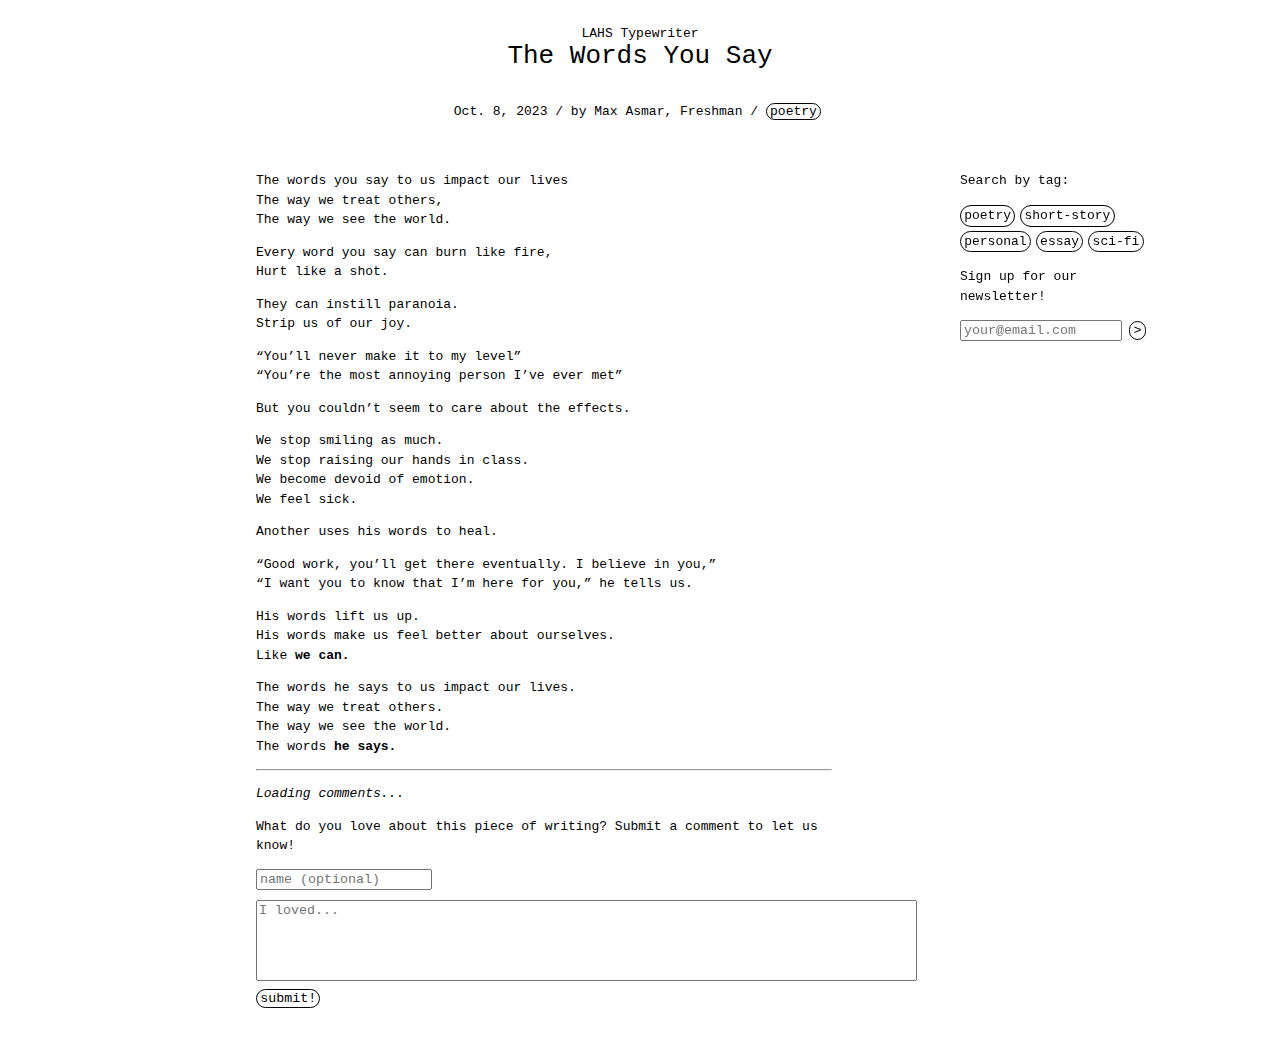
<file: posts/wordsYouSay.html>
<!DOCTYPE html>
<html lang="en">
<head>
	<meta charset="UTF-8">
	<title>Typewriter</title>
	<meta name="viewport" content="width=device-width,initial-scale=1">
	<link rel="stylesheet" href="postStyle.css">
</head>

<body>
	<div id="banner">
		<a id="home-link" href="../">LAHS Typewriter</a>
		<!-- change things from here ... -->
		<h1 id="banner-text">The Words You Say</h1>
	</div>
	<p style="text-align: center;"> Oct. 8, 2023 / by Max Asmar, Freshman / 
		<a class="tag" href="../tag.html?tag=poetry">poetry</a>
	</p>
	<div id="content">
		<div id="post-text">
			<p> The words you say to us impact our lives <br/>
				The way we treat others, <br/>
				The way we see the world.</p>
			<p> Every word you say can burn like fire, <br/>
				Hurt like a shot.
			</p>
			<p> They can instill paranoia. <br/>
				Strip us of our joy. <br/>
			</p>
			<p> “You’ll never make it to my level” <br/>
				“You’re the most annoying person I’ve ever met” <br/>
			</p>
			<p> But you couldn’t seem to care about the effects. </p>
			<p> We stop smiling as much. <br/>
				We stop raising our hands in class. <br/>
				We become devoid of emotion. <br/>
				We feel sick. <br/>
			</p>
			<p> </p>
			<p>  Another uses his words to heal. </p>
			<p> “Good work, you’ll get there eventually. I believe in you,” <br/>
				“I want you to know that I’m here for you,” he tells us. <br/>
			</p>
			<p> His words lift us up. <br/> 
				His words make us feel better about ourselves. <br/>
				Like <b>we can.</b> <br/>
			</p>
			<p> The words he says to us impact our lives. <br/>
				The way we treat others. <br/>
				The way we see the world. <br/>
				The words <b>he says.</b>
			</p>
			<hr/>
			<div id="comments">
				<div id="existingComments">
					<p><em>Loading comments...</em></p>
				</div>
				<form id="comment" action="https://script.google.com/macros/s/AKfycbzRjihFyyg94RuaXE4k05VAOetSpnv1QqvxB3l3nKptyMw60zK4-I3OhcgcSE21I84B/exec">
					<p>What do you love about this piece of writing? Submit a comment to let us know!</p>
					<input name="Name" id="name" type="text" placeholder="name (optional)" form="comment"> <br/>
					<textarea name="Comment" cols="80" rows="5" id="commentText" placeholder="I loved..." form="comment"></textarea>
					<input name="Url" id="url" type="text" hidden form="comment"> 
					<input name="sheetName" type="text" value="Comments" hidden>
					<input class="tag" type="submit" id="postComment" value="submit!" form="comment">
				</form>
			</div>
		</div>
		<!-- ... to here -->
		<div id="sidebar">
			<div id="tags"> <p> Search by tag: </p> </div>
			<form id="form" method="post" action="https://script.google.com/macros/s/AKfycbzRjihFyyg94RuaXE4k05VAOetSpnv1QqvxB3l3nKptyMw60zK4-I3OhcgcSE21I84B/exec">
				<p> Sign up for our newsletter! </p>
				<input name="Email" id="email" type="email" placeholder="your@email.com" form="form">
				<input name="sheetName" id="sheetname" type="text" value="Newsletter" hidden>
				<input class="tag" type="submit" id="subscribe" value=">" form="form">
			</form>
		</div>
	</div>
	<script type="module" src="postScript.js"></script>
</body>
</html>
</file>
<file: homeStyle.css>
body, html {
	height: 100%;
	margin: 0;
	font-family: monospace;
}

#banner {
	background-image: url("assets/banner.jpg");
	height: 100%;
	background-position: center;
	background-size: cover;
	background-repeat: no-repeat;
}

h1 {
	font-weight: lighter;
	font-size: 60px;
	margin: 0;
}

h2 {
	font-size: 2em;
	font-weight: normal;
}

#banner-text {
	position: absolute;
	top: 80vh;
	left: 60vw;
}

#content {
	text-align: center;
	margin: 4vw;
	margin-left: 8vw;
}

#posts {
	margin-right: 10vw;
	width: 60vw;
}

#sidebar {
	overflow: auto;
	position: sticky;
	top: 5vh;
	width: 15vw;
	height: 250px;
}

#email {
	width: 25vw;
	font-family: monospace;
}

input {
	font-size: 1em;
}

.tag {
	display: inline-block;
	color: black;
	border: 1px solid black;
	border-radius: 5em;
	text-decoration: none;
	padding-left: 0.25vw;
	padding-right: 0.25vw;
	margin-right: 0.4vw;
	margin-top: 0.15vw;
	margin-bottom: 0.15vw;
	background-color: white;
}

a {
	color: darkslategrey;
	text-decoration: underline;
}

a:hover, .tag:hover {
	text-decoration: underline;
	color: lightslategrey;
	border-color: lightslategrey;
	cursor: pointer;
}

.tag:disabled {
	text-decoration: none;
	color: lightslategrey;
	border-color: lightslategrey;
	cursor: default;
}
</file>
<file: tagStyle.css>
body, html {
	font-family: monospace;
	margin: 0;
}

#banner {
/*	background-image: url("../assets/banner.jpg");*/
	height: 50px;
	margin: 2%;
	background-position: center;
	background-size: cover;
	background-repeat: no-repeat;
	text-align: center;
}

h1 {
	align-self: center;
	font-weight: lighter;
	margin: 0;
}

h2 {
	font-size: 2em;
	font-weight: normal;
}

#content {
	display: flex;
	margin: 4vw;
	margin-left: 8vw;
}

#posts {
	margin-right: 10vw;
	width: 60vw;
}

#sidebar {
	overflow: auto;
	position: sticky;
	top: 5vh;
	width: 15vw;
	height: 200px;
}

#email {
	width: 12vw;
	font-family: monospace;
}

.tag {
	display: inline-block;
	color: black;
	border: 1px solid black;
	border-radius: 5em;
	text-decoration: none;
	padding-left: 0.25vw;
	padding-right: 0.25vw;
	margin-right: 0.4vw;
	margin-top: 0.15vw;
	margin-bottom: 0.15vw;
	background-color: white;
}


a {
	color: black;
	text-decoration: none;
}

a:hover, .tag:hover {
	text-decoration: underline;
	color: lightslategrey;
	border-color: lightslategrey;
	cursor: pointer;
}

.tag:disabled {
	text-decoration: none;
	color: lightslategrey;
	border-color: lightslategrey;
	cursor: default;
}
</file>
<file: posts/postStyle.css>
body, html {
	font-family: monospace;
	margin: 0;
}

#banner {
/*	background-image: url("../assets/banner.jpg");*/
	height: 50px;
	margin: 2%;
	background-position: center;
	background-size: cover;
	background-repeat: no-repeat;
	text-align: center;
}

h1 {
	align-self: center;
	font-weight: lighter;
	margin: 0;
}

#content {
	display: flex;
	margin: 4vh;
	margin-left: 20vw;
	line-height: 1.5;
}

#post-text {
	margin-right: 10vw;
	width: 45vw;
}

#sidebar {
	overflow: auto;
	position: sticky;
	top: 5vh;
	width: 15vw;
	height: 200px;
}

input {
	font-family: inherit;
}

#email {
	width: 12vw;
}

.tag {
	display: inline-block;
	color: black;
	border: 1px solid black;
	border-radius: 5em;
	text-decoration: none;
	padding-left: 0.25vw;
	padding-right: 0.25vw;
	margin-right: 0.4vw;
	margin-top: 0.15vw;
	margin-bottom: 0.15vw;
	background-color: white;
}

a {
	color: black;
	text-decoration: none;
}

a:hover, .tag:hover {
	text-decoration: underline;
	color: lightslategrey;
	border-color: lightslategrey;
	cursor: pointer;
}

.comment {
	margin-left: 30px;
}

textarea {
	resize: none;
	margin-top: 10px;
}

.tag:disabled {
	text-decoration: none;
	color: lightslategrey;
	border-color: lightslategrey;
	cursor: default;
}
</file>
